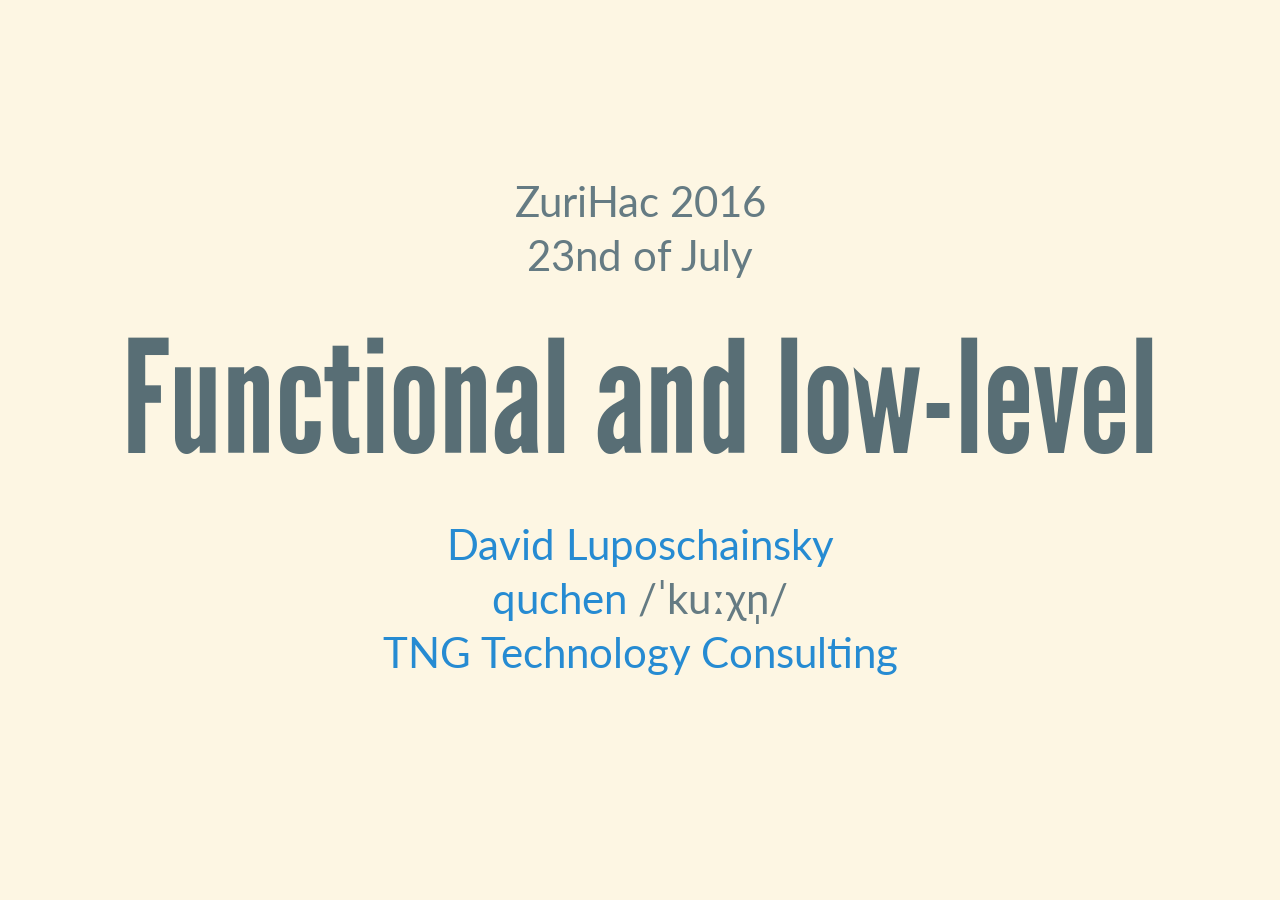
<file: 2016-07-23_zurihac_stg/slides/index.html>
<!doctype html>
<html>
    <head>
        <meta charset="utf-8">
        <meta name="viewport" content="width=device-width, initial-scale=1.0, maximum-scale=1.0, user-scalable=no">

        <title>Functional and low-level: a tour through the STG</title>

        <link rel="stylesheet" href="css/reveal.css">
        <link rel="stylesheet" href="css/theme/solarized.css">

        <!-- Theme used for syntax highlighting of code -->
        <link rel="stylesheet" href="lib/css/zenburn.css">

        <!-- Printing and PDF exports -->
        <script>
            var link = document.createElement( 'link' );
            link.rel = 'stylesheet';
            link.type = 'text/css';
            link.href = window.location.search.match( /print-pdf/gi ) ? 'css/print/pdf.css' : 'css/print/paper.css';
            document.getElementsByTagName( 'head' )[0].appendChild( link );
        </script>
    </head>
    <body>
        <div class="reveal">
            <div class="slides">





<!-- Titel-Slide -->
<section>
    <p>
        ZuriHac 2016</br>
        23nd of July
    </p>
    <h1>Functional and low-level</h1>
    <p>
        <a href="mailto:david.luposchainsky@tngtech.com">David Luposchainsky</a><br/>
        <a href="https://github.com/quchen/">quchen</a> /ˈkuːχn̩/<br/>
        <a href="http://www.tngtech.com">TNG Technology Consulting</a>
    </p>
</section>


<section>
    <section>
        <h2>What happens?</h2>
        <pre><code class="haskell" data-trim>
main = print (x+y)
x = 1
y = 2
a + b = … -- built-in
        </code></pre>
        <pre><code class="css" data-trim>
λ. ghc example.hs
[1 of 1] Compiling Main   ( example.hs, example.o )
Linking example ...
        </code></pre>
    </section>

    <section>

        <img src="img/ghc-pipeline.png" class="stretch" style="padding: 10px; background-color: white;"/>

    </section>


    <section>
        <pre><code class="haskell" data-trim>
main = print (x+y)
x = 1
y = 2
a + b = … -- built-in
        </code></pre>

        … translates to …

        <pre><code class="haskell" data-trim>
main = \ => add x y

x = \ -> Int# 1#
y = \ -> Int# 2#

add = \x y -> case x of
    Int# x' -> case y of
        Int# y' -> case +# x' y' of
            v -> Int# v
        </code></pre>
    </section>


    <section>
        <h3>Haskell</h3>
        <pre><code class="haskell" data-trim>
repeat x = let xs = x : xs
           in xs
        </code></pre>

        <h3>STG</h3>

        <pre><code class="haskell" data-trim>
repeat = \x ->
    letrec xs = \(x xs) -> Cons x xs
    in xs
        </code></pre>
    </section>


    <section>
        <h3>Haskell</h3>
        <pre><code class="haskell" data-trim>
map _ [] = []
map f (x:xs) = f x : map f xs
        </code></pre>

        <h3>STG</h3>

        <pre><code class="haskell" data-trim>
map = \f list -> case list of
    Nil       -> Nil
    Cons x xs -> let fx  = \(f x)  => f x
                     fxs = \(f xs) => map f xs
                 in Cons fx fxs
        </code></pre>
    </section>


    <section>
        <h3>Haskell</h3>
        <pre style="overflow: hidden;"><code class="haskell" data-trim>
sort [] = []
sort (pivot:xs) =
    let (lesser, greater) = partition (&lt;= pivot) xs
    in sort lesser ++ [pivot] ++ sort greater
        </code></pre>

        <h3>STG</h3>

        <pre><code class="haskell" data-trim>
sort = \xs -> case xs of
    Nil -> Nil
    Cons pivot xs' ->
        let leqPivot = \(pivot) y -> leq_Int y pivot
        in case partition leqPivot xs' of
            Pair leqPivotXs gtPivotXs ->
                letrec
                    leqPivotSorted = \(leqPivotXs) => sort leqPivotXs
                    gtPivotSorted = \(gtPivotXs) => sort gtPivotXs
                    fromPivotOn = \(pivot gtPivotSorted) -> Cons pivot gtPivotSorted
                in concat2 leqPivotSorted fromPivotOn

partition = \p xs -> case xs of
    Nil -> Pair nil nil
    Cons y ys -> case partition p ys of
        Pair yes no -> case p y of
            True  -> let yes' = \(y yes) -> Cons y yes
                     in Pair yes' no
            False -> let no' = \(y no) -> Cons y no
                     in Pair yes no'

concat2 = \xs ys -> case xs of
    Nil -> ys
    Cons x xs' ->
        let rest = \(xs' ys) => concat2 xs' ys
        in Cons x rest
        </code></pre>
    </section>
</section>



<section>
    <section>
        <h2>STG language</h2>

        <table style="width: 66%">
            <tr>
                <th>Application</th>
                <td>
                    <pre><code class="haskell" data-trim>map f xs</code></pre>
                </td>
            </tr>
            <tr>
                <th>Evaluation,<br/>branching</th>
                <td>
                    <pre><code class="haskell" data-trim>
case f x of
    Just y  -> …
    Nothing -> …
                    </code></pre>
                </td>
            </tr>
            <tr>
                <th>Definition</th>
                <td>
                    <pre><code class="haskell" data-trim>
let x = …
in f x
                    </code></pre>
                </td>
            </tr>
            <tr>
                <th>Lambda</th>
                <td>
                    <pre><code class="haskell" data-trim>\f x -> f x</code></pre>
                </td>
            </tr>
            <tr>
                <th>Primop</th>
                <td><pre><code class="haskell" data-trim>+# 1# 2#</code></pre></td>
            </tr>
        </table>
    </section>

    <section data-markdown>
        <script type="text/template">
            ## Not STG language

            - **Types**
            - Nested patterns
            - Guards
            - Where
            - Class
            - if-then-else
            - Instance
            - Deriving
            - List comprehensions
            - …
        </script>
    </section>
</section>



<section>
    <section>
        <h1>Live demo</h1>
    </section>

    <section data-markdown>
        <script type="text/template">
            ```haskell
              foldr (+) 0 [1,2,3]

            = 1 + foldr (+) 0 [2,3]

            = 1 + (2 + foldr (+) 0 [3])

            = 1 + (2 + (3 + foldr (+) 0 []))

            = 1 + (2 + (3 + 0))
            ```
        </script>
    </section>

    <section data-markdown>
        <script type="text/template">
            ```haskell
              foldl (+) 0 [1,2,3]

            = foldl (+) (0 + 1) [2,3]

            = foldl (+) ((0 + 1) + 2) [3]

            = foldl (+) (((0 + 1) + 2) + 3) []

            = ((0 + 1) + 2) + 3
            ```
        </script>
    </section>

    <section data-markdown>
        <script type="text/template">
            ```haskell
              foldl' (+) 0 [1,2,3]

            = foldl' (+) 1 [2,3]

            = foldl' (+) 3 [3]

            = foldl' (+) 6 []

            = 6
            ```
        </script>
    </section>
</section>


<section>
    <!--
    <section data-markdown>
        <script type="text/template">
        ## Help!

        If you know about

        - IO
        - Optimizations

        come talk to me :-)
        </script>
    </section>
    -->




    <section data-markdown>
        <script type="text/template">
            # No further slides apply

            Try it! <a href="http://hackage.haskell.org/package/stgi">hackage://<strong>stgi</strong></a></br>
            Contribute! <a href="https://github.com/quchen/stgi/">github://quchen/<strong>stgi</strong>/</a>
        </script>
    </section>
</section>















            </div>
        </div>

        <script src="lib/js/head.min.js"></script>
        <script src="js/reveal.js"></script>

        <script>
            // More info https://github.com/hakimel/reveal.js#configuration
            Reveal.initialize({
                history: true,

                transition: 'slide',
                transitionSpeed: 'fast',
                controls: false,
                progress: false,

                // More info https://github.com/hakimel/reveal.js#dependencies
                dependencies: [
                    { src: 'plugin/markdown/marked.js' },
                    { src: 'plugin/markdown/markdown.js' },
                    { src: 'plugin/notes/notes.js', async: true },
                    { src: 'plugin/highlight/highlight.js', async: true, callback: function() { hljs.initHighlightingOnLoad(); } }
                ]
            });
        </script>
    </body>
</html>
</file>
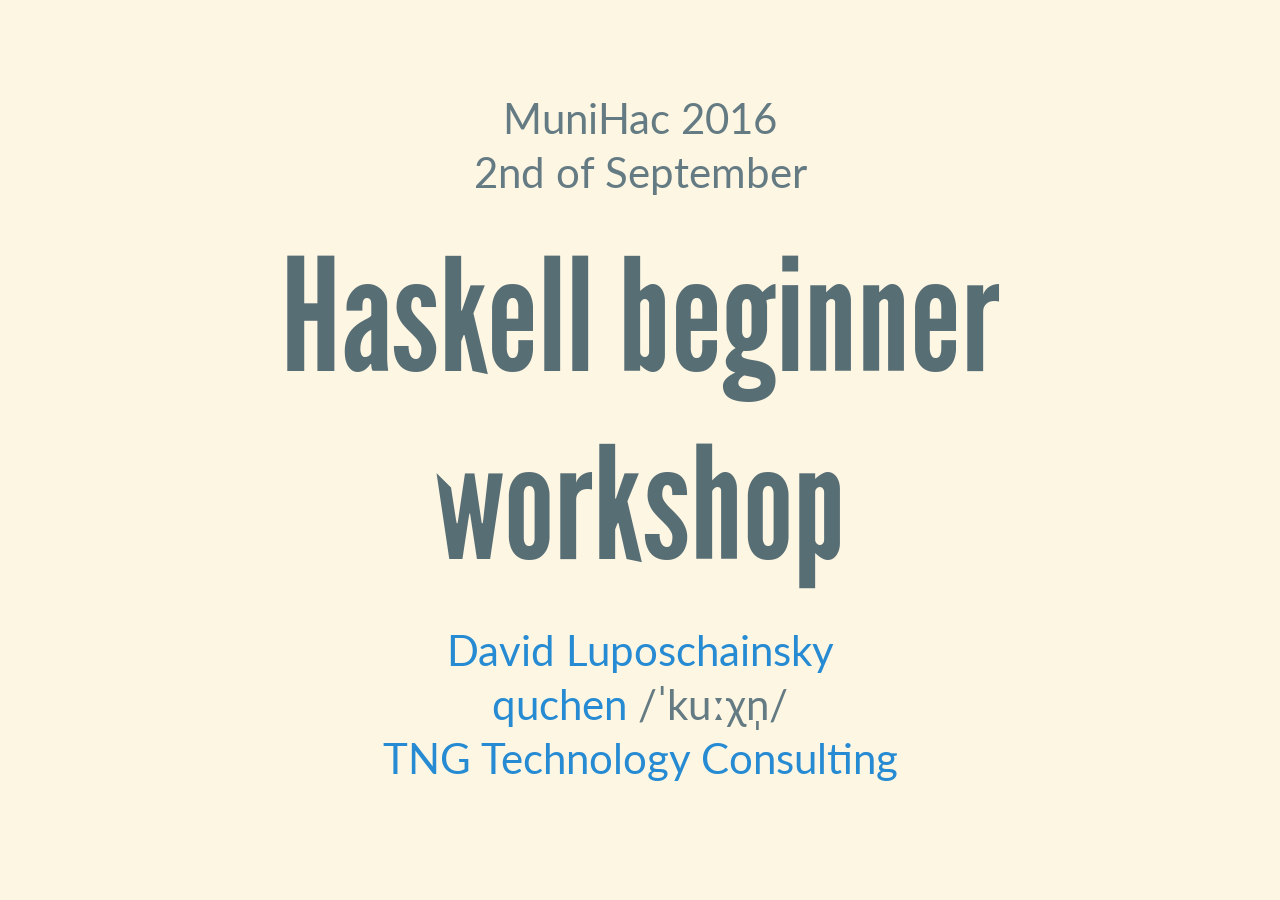
<file: 2016-09-02_munihac-beginner-workshop/slides/index.html>
<!doctype html>
<html>
    <head>
        <meta charset="utf-8">
        <meta name="viewport" content="width=device-width, initial-scale=1.0, maximum-scale=1.0, user-scalable=no">

        <title>Haskell beginner workshop</title>

        <link rel="stylesheet" href="css/reveal.css">
        <link rel="stylesheet" href="css/theme/solarized.css">

        <!-- Theme used for syntax highlighting of code -->
        <link rel="stylesheet" href="lib/css/zenburn.css">

        <!-- Printing and PDF exports -->
        <script>
            var link = document.createElement( 'link' );
            link.rel = 'stylesheet';
            link.type = 'text/css';
            link.href = window.location.search.match( /print-pdf/gi ) ? 'css/print/pdf.css' : 'css/print/paper.css';
            document.getElementsByTagName( 'head' )[0].appendChild( link );
        </script>
    </head>
    <body>
        <div class="reveal">
            <div class="slides">





<!-- Titel-Slide -->
<section>
    <p>
        MuniHac 2016</br>
        2nd of September
    </p>
    <h1>Haskell beginner workshop</h1>
    <p>
        <a href="mailto:david.luposchainsky@tngtech.com">David Luposchainsky</a><br/>
        <a href="https://github.com/quchen/">quchen</a> /ˈkuːχn̩/<br/>
        <a href="http://www.tngtech.com">TNG Technology Consulting</a>
    </p>
</section>

<section>
    <section data-markdown><script type="text/template">
# Agenda

1. Mile-high overview
2. Basic language intro
3. Simple example programs
    </script></section>
</section>

<section>
    <section data-markdown><script type="text/template">
## Mile-high overview

- General purpose
- High level
- Purely functional
- Lazy
- Strong static type system
- Type inference
    </script></section>

    <section data-markdown><script type="text/template">
### General purpose

Jafet says: *Haskell is an abstract research language used only in
academia, education, banking, stock trading, circuit design, embedded
systems, cryptography, operating systems research, bioinformatics, phone
apps, and web services.*
    </script></section>

    <section data-markdown><script type="text/template">
### High level

- No manual memory management
- Compiler decides execution order
- High abstraction capabilities
    </script></section>

    <section data-markdown><script type="text/template">
### Purely functional

- No implicit side effects
- Avoidance of mutable state
- Functions define control flow
- Referential transparency
    </script></section>

    <section data-markdown><script type="text/template">
### Lazy (evaluation by need)

**Advantage:** unnecessary computations skipped

**Disadvantage:** unnecessarily unevaluated computations stored
    </script></section>
</section>

<section>
    <section data-markdown><script type="text/template">
# Language introduction
    </script></section>

    <section data-markdown><script type="text/template">
## Hello World

![](img/newline.jpg)
    </script></section>

    <section>
        <h2>Hello World</h2>

        <pre><code class="haskell" data-trim>
main = putStrLn "Hello world"
        </code></pre>

        <pre class="fragment"><code class="bash" data-trim>
$ ghc helloworld.hs
[1 of 1] Compiling Main   ( helloworld.hs, helloworld.o )
Linking helloworld …
        </code></pre>

        <pre class="fragment"><code class="bash" data-trim>
$ ./helloworld
Hello world
        </code></pre>
    </section>

    <section data-markdown><script type="text/template">
## Simple expressions

```haskell
λ. 1+2

λ. "hello" ++ " world!"

λ. length 12345

λ. length "12345"

λ. 1 + "2"       -- inline comment

λ. (1 + 2) * 3   {- multiline comment -}
```
    </script></section>

    <section data-markdown><script type="text/template">
## Simple definitions

```haskell
one = 1

-- Functions
once   x = x
square x = x * x
cube   x = x * square x

myNot p = if p then False else True

doubleIfSmall x =
    if myNot (x > 100)
        then x * 2
        else x
```
    </script></section>

    <section data-markdown><script type="text/template">
    ```haskell
    λ. :l test.hs

    λ. doubleIfSmall 3
    6

    λ. doubleIfSmall 300
    300
    ```
    </script></section>

    <section data-markdown><script type="text/template">
## Lists

```haskell
λ. let primes = [2,3,5,7,11,13]

λ. primes

λ. ['h','e','l','l','o']

λ. "hello" ++ "world"

λ. 'h' : "ello"

λ. "h" : "ello"

λ. 1 : "ello"
```
    </script></section>

    <section data-markdown><script type="text/template">
## Some list functions

```haskell
λ. [1..10]

λ. [1..10] !! 3

λ. [1..]

λ. [1..] !! 3

λ. drop 3 [1..]

λ. [1..] > [2..]

λ. sum [1..]

λ. elem 42 [1..]
```
    </script></section>

    <section>
        <h2>Pattern matching lists</h2>

        <pre><code class="haskell" data-trim>
isEmpty []       = True
isEmpty (x:rest) = False
        </code></pre>

        <pre class="fragment"><code class="haskell" data-trim>
swapTop (x:y:rest) = y:x:rest
swapTop rest       = rest
        </code></pre>

        <pre class="fragment"><code class="haskell" data-trim>
elem x []     = False
elem x (y:ys) = x == y || elem x ys
        </code></pre>
    </section>

    <section>
        <h2>Exercise</h2>

        Implement the <em>take</em> function.

        <pre><code class="haskell" data-trim>
-- take 3 [1..]  ==>  [1,2,3]

take n [] = ...
take ...
        </code></pre>

        <pre class="fragment"><code class="haskell" data-trim>
take 0 xs = []
take n [] = []
take n (x:xs) = x : take (n-1) xs
        </code></pre>
    </script></section>

    <section data-markdown><script type="text/template">
## Lambdas

```haskell
isPositive = \x -> x > 0

add3 = \x y z -> x + y + z
```

```bash
λ. filter (\x -> mod x 3 == 0) [1..]
```
    </script></section>

    <section>
        <h2>Exercise</h2>

        <blockquote>
        <strong>ProjectEuler #1:</strong> Find the sum of all the multiples of 3 or 5 below 1000.
        </blockquote>

        <pre><code class="haskell" data-trim>
sum [1,2,3] = 6
filter (\x -> even x) [1,2,3] = [2]
True || False = True
        </code></pre>

        <pre class="fragment"><code class="haskell" data-trim>
solution = sum (filter (\x -> mod x 3 == 0 || mod x 5 == 0) [1..999])
        </code></pre>
    </section>
</section>

<section>
    <section data-markdown><script type="text/template">
        # Types
    </script></section>

    <section data-markdown><script type="text/template">
        ## Strong static type system

        - *No* implicit type conversion
        - Types are helpful
        - Type inference makes types unobtrusive
    </script></section>

    <section data-markdown><script type="text/template">
## Checking types in GHCi

```haskell
λ. :t [True, False]
:: [Bool]

λ. :t not
:: Bool -> Bool

λ. :t map
:: (a -> b) -> [a] -> [b]

λ. :t map not -- currying!
:: [Bool] -> [Bool]
```
    </script></section>

    <section>
        <h2>What do types tell us?</h2>

        <pre class="fragment"><code class="haskell" data-trim>
x :: (Integer, Integer) -> (Integer, Integer)
        </code></pre>

        <pre class="fragment"><code class="haskell" data-trim>
y :: (a, a) -> (a, a)
        </code></pre>

        <pre class="fragment"><code class="haskell" data-trim>
z :: (a, b) -> (b, a)
        </code></pre>
    </section>

    <section>
        <h2>What do types tell us?</h2>

        <pre><code class="haskell" data-trim>
x :: (a -> Bool) -> [a] -> Integer
        </code></pre>

        <pre class="fragment"><code class="haskell" data-trim>
y :: [a] -> [b] -> [(a,b)]
        </code></pre>

        <pre class="fragment"><code class="haskell" data-trim>
z :: Integer -> [a] -> [a]
        </code></pre>

        <pre class="fragment"><code class="haskell" data-trim>
w :: (a -> b) -> [a] -> [b]
        </code></pre>
    </section>

    <section>
        <h2>Exercise</h2>

        Implement a function of type

        <pre><code class="haskell" data-trim>
f :: [a] -> (a  -> Bool) -> [a]
        </code></pre>

        <pre class="fragment"><code class="haskell" data-trim>
whileTake [] p = []
whileTake (x:xs) p = if p x then x : whileTake xs p
                            else []
        </code></pre>

        <pre class="fragment"><code class="haskell" data-trim>
whileDrop [] p = []
whileDrop (x:xs) p = if p x then []
                            else x : whileDrop xs p
        </code></pre>

        <pre class="fragment"><code class="haskell" data-trim>
whileDrop xs p = []
        </code></pre>
    </script></section>

    <section data-markdown><script type="text/template">
## Defining new types

```haskell
-- Syntax
data TypeName <args> = ConstructorA <args>
      ^              | ConstructorB <args>
      |              …    ^
      |                   |
-- "type constructor"   "value constructors"
```

```haskell
data YesNo = Yes
           | No

data OptionalInteger = Absent
                     | Some Integer

data ListOfChar = Nil
                | Cons Char (List Char)
```
    </script></section>

    <section data-markdown><script type="text/template">
## Parameterized types

```haskell
data Optional a = Absent | Some a
-- Some "hello" :: Optional String
-- Absent :: Optional a

data List a = Nil | Cons a (List a)
-- Cons 1 (Cons 2 Nil) :: List Integer

data Tuple a b = Tuple a b
-- Tuple 1 'x' :: Tuple Integer Char

data EitherOr a b = A a | B b
-- A "hello" :: EitherOr String b
-- B 1234567 :: EitherOr a      Integer
```
    </script></section>

    <section data-markdown><script type="text/template">
## Standard types

```haskell
data Bool = True | False
data Maybe a = Nothing | Just a
data Either a b = Left a | Right b

-- With a little syntax cheating
data [a] = [] | a : [a]
data (a,b) = (a,b)
```
    </script></section>

    <section data-markdown><script type="text/template">
## Pattern matching, again

```haskell
safeHead []     = Nothing
safeHead (x:xs) = Just x

unEither (Left  l) = l
unEither (Right r) = r

swapTuple (x,y) = (y,x)

fst (x,_) = x
```
    </script></section>

    <section>
        <h2>Compiler support</h2>

        Enable warnings with <code>:set -Wall</code> in GHCi

        <pre class="fragment"><code class="haskell" data-trim>
unLeft (Left l) = l
        </code></pre>

        <pre class="fragment"><code class="haskell" data-trim>
unCrazy (Left ([], Just b, Right _)) = b
unCrazy (Right r) = r
        </code></pre>
    </section>

    <section data-markdown><script type="text/template">
## Basic type classes

Typeclasses unify common behaviour.

```haskell
-- Compare for equality: "a" needs to be Eq
(==) :: Eq a => a -> a -> Bool

-- Compare order: "a" needs to be Ord
(<) :: Ord a => a -> a -> Bool

-- Convert to String: "a" needs to be Show-able
show :: Show a => a -> String
```
    </script></section>

    <section data-markdown><script type="text/template">
## Defining new instances

```haskell
data List a = Nil | Cons a (List a)

instance Eq a => Eq (List a) where
    []     == []      = True
    (x:xs) == (y:ys)  = x == y && xs == ys
    _xs    == _ys     = False
```

Basic type class instances can be auto-generated:

```haskell
data List a = Nil | Cons a (List a)
    deriving Eq
```
    </script></section>

    <section data-markdown><script type="text/template">
## Implementing custom type classes

```haskell
class TrueIsh a where
    isTrue :: a -> Bool
    isTrue = not . isFalse

    isFalse :: a -> Bool
    isFalse = not . isTrue
```

```haskell
instance TrueIsh Bool where
    isTrue x = x

instance TrueIsh (Maybe a) where
    isTrue Nothing  = False
    isTrue _        = True

instance TrueIsh [a] where
    isFalse [] = True
    isFalse _  = False
```
    </script></section>

</section>

<section>
    <section data-markdown><script type="text/template">
        # Exercise

        Let’s write a binary tree library together!
    </script></section>
</section>

<section>
    <section data-markdown><script type="text/template">
        # Example programs
    </script></section>
</section>

<!-- <pre><code class="haskell" data-trim>
main = print (x+y)
x = 1
y = 2
a + b = … - - built-in
</code></pre> -->




            </div>
        </div>

        <script src="lib/js/head.min.js"></script>
        <script src="js/reveal.js"></script>

        <script>
            // More info https://github.com/hakimel/reveal.js#configuration
            Reveal.initialize({
                history: true,

                transition: 'slide',
                transitionSpeed: 'fast',
                controls: false,
                progress: false,

                // More info https://github.com/hakimel/reveal.js#dependencies
                dependencies: [
                    { src: 'plugin/markdown/marked.js' },
                    { src: 'plugin/markdown/markdown.js' },
                    { src: 'plugin/notes/notes.js', async: true },
                    { src: 'plugin/highlight/highlight.js', async: true, callback: function() { hljs.initHighlightingOnLoad(); } }
                ]
            });
        </script>
    </body>
</html>
</file>
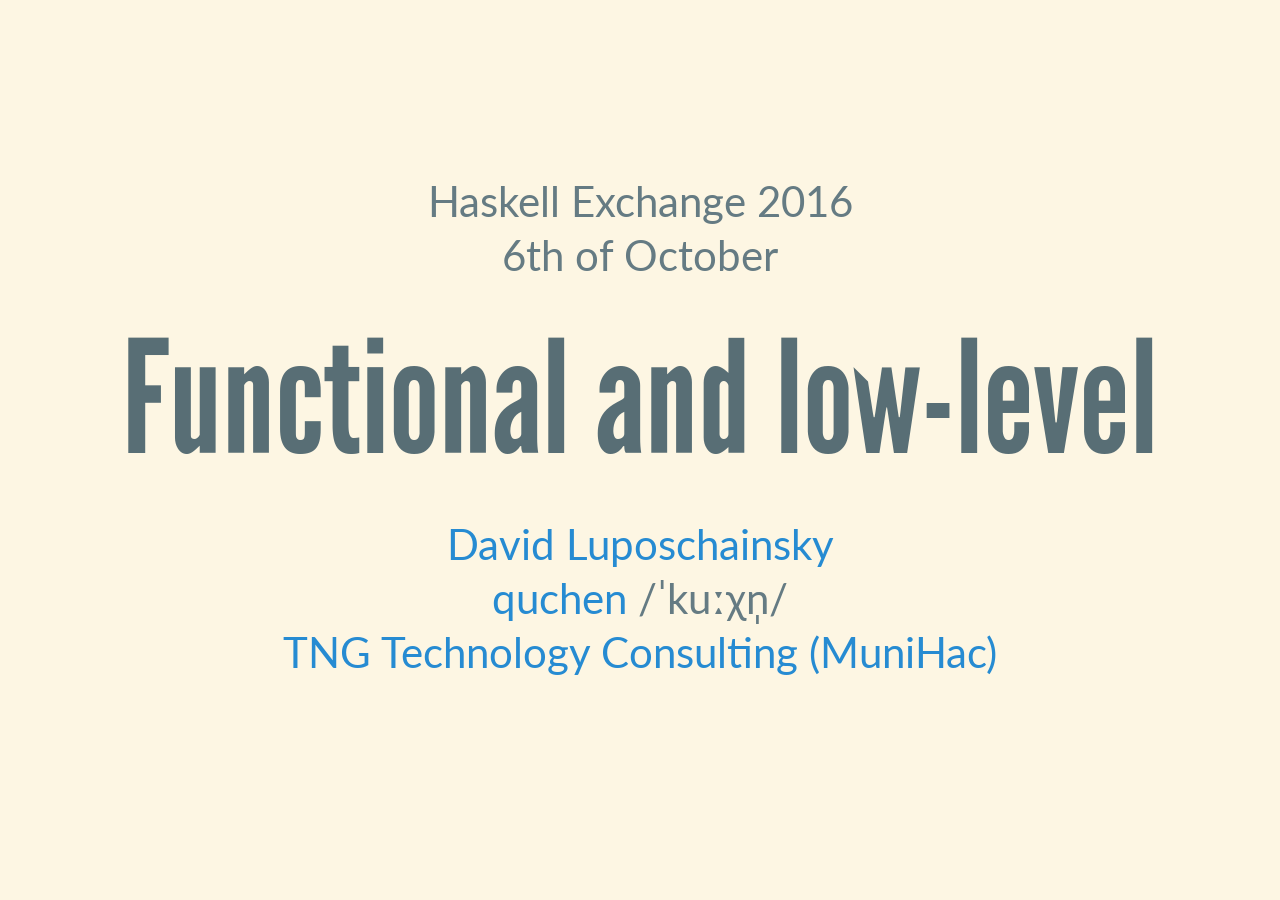
<file: 2016-10-06_haskellexchange_stg/slides/index.html>
<!doctype html>
<html>
    <head>
        <meta charset="utf-8">
        <meta name="viewport" content="width=device-width, initial-scale=1.0, maximum-scale=1.0, user-scalable=no">

        <title>Functional and low-level: a tour through the STG</title>

        <link rel="stylesheet" href="css/reveal.css">
        <link rel="stylesheet" href="css/theme/solarized.css">

        <!-- Theme used for syntax highlighting of code -->
        <link rel="stylesheet" href="lib/css/zenburn.css">

        <!-- Printing and PDF exports -->
        <script>
            var link = document.createElement( 'link' );
            link.rel = 'stylesheet';
            link.type = 'text/css';
            link.href = window.location.search.match( /print-pdf/gi ) ? 'css/print/pdf.css' : 'css/print/paper.css';
            document.getElementsByTagName( 'head' )[0].appendChild( link );
        </script>
    </head>
    <body>
        <div class="reveal">
            <div class="slides">





<!-- Titel-Slide -->
<section>
    <section>
        <p>
            Haskell Exchange 2016</br>
            6th of October
        </p>
        <h1>Functional and low-level</h1>
        <p>
            <a href="mailto:david.luposchainsky@tngtech.com">David Luposchainsky</a><br/>
            <a href="https://github.com/quchen/">quchen</a> /ˈkuːχn̩/<br/>
            <a href="http://www.tngtech.com">TNG Technology Consulting (MuniHac)</a>
        </p>
    </section>

    <section>
        Slides available online:<br/>
        <a href="https://github.com/quchen/talks">https://github.com/<strong>quchen</strong>/<strong>talks</strong></a>
    </section>
</section>


<section>
    <section>
        <h2>What happens?</h2>
        <pre><code class="haskell" data-trim>
main = print (x+y)
x = 1
y = 2
a + b = … -- built-in
        </code></pre>
        <pre><code class="css" data-trim>
λ. ghc example.hs
[1 of 1] Compiling Main   ( example.hs, example.o )
Linking example ...
        </code></pre>
    </section>

    <section data-markdown>
        <script type="text/template">
            ## The GHC compilation pipeline

            ```
╭────────╮    ╭─────────╮    ╭──────╮    ╭─────╮    ╭───────╮
│ Source │ -> │ Haskell │ -> │ Core │ -> │ STG │ -> │ Metal │
╰────────╯    ╰─────────╯    ╰──────╯    ╰─────╯    ╰───────╯
            ```
        </script>
    </section>


    <section>
        <pre><code class="haskell" data-trim>
main = print (x+y)
x = 1
y = 2
a + b = … -- built-in
        </code></pre>

        … translates to …

        <pre><code class="haskell" data-trim>
main = \ => add x y

x = \ -> Int# 1#
y = \ -> Int# 2#

add = \x y -> case x of
    Int# x' -> case y of
        Int# y' -> case +# x' y' of
            v -> Int# v
        </code></pre>
    </section>


    <section>
        <h3>Haskell</h3>
        <pre><code class="haskell" data-trim>
repeat x = let xs = x : xs
           in xs
        </code></pre>

        <h3>STG</h3>

        <pre><code class="haskell" data-trim>
repeat = \x ->
    letrec xs = \(x xs) -> Cons x xs
    in xs
        </code></pre>
    </section>


    <section>
        <h3>Haskell</h3>
        <pre><code class="haskell" data-trim>
map _ [] = []
map f (x:xs) = f x : map f xs
        </code></pre>

        <h3>STG</h3>

        <pre><code class="haskell" data-trim>
map = \f list -> case list of
    Nil       -> Nil
    Cons x xs -> let fx  = \(f x)  => f x
                     fxs = \(f xs) => map f xs
                 in Cons fx fxs
        </code></pre>
    </section>


    <section>
        <h3>Haskell</h3>
        <pre style="overflow: hidden;"><code class="haskell" data-trim>
sort [] = []
sort (pivot:xs) =
    let (lesser, greater) = partition (&lt;= pivot) xs
    in sort lesser ++ [pivot] ++ sort greater
        </code></pre>

        <h3>STG</h3>

        <pre><code class="haskell" data-trim>
sort = \xs -> case xs of
    Nil -> Nil
    Cons pivot xs' ->
        let leqPivot = \(pivot) y -> leq_Int y pivot
        in case partition leqPivot xs' of
            Pair leqPivotXs gtPivotXs ->
                letrec
                    leqPivotSorted = \(leqPivotXs) => sort leqPivotXs
                    gtPivotSorted = \(gtPivotXs) => sort gtPivotXs
                    fromPivotOn = \(pivot gtPivotSorted) -> Cons pivot gtPivotSorted
                in concat2 leqPivotSorted fromPivotOn

partition = \p xs -> case xs of
    Nil -> Pair nil nil
    Cons y ys -> case partition p ys of
        Pair yes no -> case p y of
            True  -> let yes' = \(y yes) -> Cons y yes
                     in Pair yes' no
            False -> let no' = \(y no) -> Cons y no
                     in Pair yes no'

concat2 = \xs ys -> case xs of
    Nil -> ys
    Cons x xs' ->
        let rest = \(xs' ys) => concat2 xs' ys
        in Cons x rest
        </code></pre>
    </section>
</section>



<section>
    <section>
        <h2>STG language</h2>

        <table style="width: 66%">
            <tr>
                <th>Application</th>
                <td>
                    <pre><code class="haskell" data-trim>map f xs</code></pre>
                </td>
            </tr>
            <tr>
                <th>Evaluation,<br/>branching</th>
                <td>
                    <pre><code class="haskell" data-trim>
case f x of
    Just y  -> …
    Nothing -> …
                    </code></pre>
                </td>
            </tr>
            <tr>
                <th>Definition</th>
                <td>
                    <pre><code class="haskell" data-trim>
let x = …
in f x
                    </code></pre>
                </td>
            </tr>
            <tr>
                <th>Lambda</th>
                <td>
                    <pre><code class="haskell" data-trim>\(f) x -> f x</code></pre>
                </td>
            </tr>
            <tr>
                <th>Primop</th>
                <td><pre><code class="haskell" data-trim>+# 1# 2#</code></pre></td>
            </tr>
        </table>
    </section>

    <section data-markdown>
        <script type="text/template">
            ## Not STG language

            - Types
                - Class
                - Instance
                - Deriving
            - Syntax
                - Nested patterns
                - Guards
                - Where
                - if-then-else
                - List comprehensions
        </script>
    </section>
</section>



<section>
    <section>
        <h1>Live demo</h1>
    </section>

    <section data-markdown>
        <script type="text/template">
            ### Haskell
            ```haskell
            main = False `implies` True

            implies p q = not p || q
            ```

            ### STG
            ```haskell
            main = \ =>
                let notP = \ -> not p
                in or2 notP q
            not = \x -> case x of
                True -> False
                False -> True
            or2 = \x y -> case x of
                True -> True
                False -> y
            p = \ -> True
            q = \ -> False

            ```
        </script>
    </section>

    <section data-markdown>
        <script type="text/template">
            ```haskell
              foldr (+) 0 [1,2,3]

            = 1 + foldr (+) 0 [2,3]

            = 1 + (2 + foldr (+) 0 [3])

            = 1 + (2 + (3 + foldr (+) 0 []))

            = 1 + (2 + (3 + 0))
            ```
        </script>
    </section>

    <section data-markdown>
        <script type="text/template">
            ```haskell
              foldl (+) 0 [1,2,3]

            = foldl (+) (0 + 1) [2,3]

            = foldl (+) ((0 + 1) + 2) [3]

            = foldl (+) (((0 + 1) + 2) + 3) []

            = ((0 + 1) + 2) + 3
            ```
        </script>
    </section>

    <section data-markdown>
        <script type="text/template">
            ```haskell
              foldl' (+) 0 [1,2,3]

            = foldl' (+) 1 [2,3]

            = foldl' (+) 3 [3]

            = foldl' (+) 6 []

            = 6
            ```
        </script>
    </section>
</section>


<section>
    <!--
    <section data-markdown>
        <script type="text/template">
        ## Help!

        If you know about

        - IO
        - Optimizations

        come talk to me :-)
        </script>
    </section>
    -->




    <section data-markdown>
        <script type="text/template">
            # No further slides apply

            Try it! <a href="http://hackage.haskell.org/package/stgi">hackage://<strong>stgi</strong></a></br>
            Contribute! <a href="https://github.com/quchen/stgi/">github://quchen/<strong>stgi</strong>/</a>
        </script>
    </section>
</section>















            </div>
        </div>

        <script src="lib/js/head.min.js"></script>
        <script src="js/reveal.js"></script>

        <script>
            // More info https://github.com/hakimel/reveal.js#configuration
            Reveal.initialize({
                history: true,

                transition: 'slide',
                transitionSpeed: 'fast',
                controls: false,
                progress: false,

                // More info https://github.com/hakimel/reveal.js#dependencies
                dependencies: [
                    { src: 'plugin/markdown/marked.js' },
                    { src: 'plugin/markdown/markdown.js' },
                    { src: 'plugin/notes/notes.js', async: true },
                    { src: 'plugin/highlight/highlight.js', async: true, callback: function() { hljs.initHighlightingOnLoad(); } }
                ]
            });
        </script>
    </body>
</html>
</file>
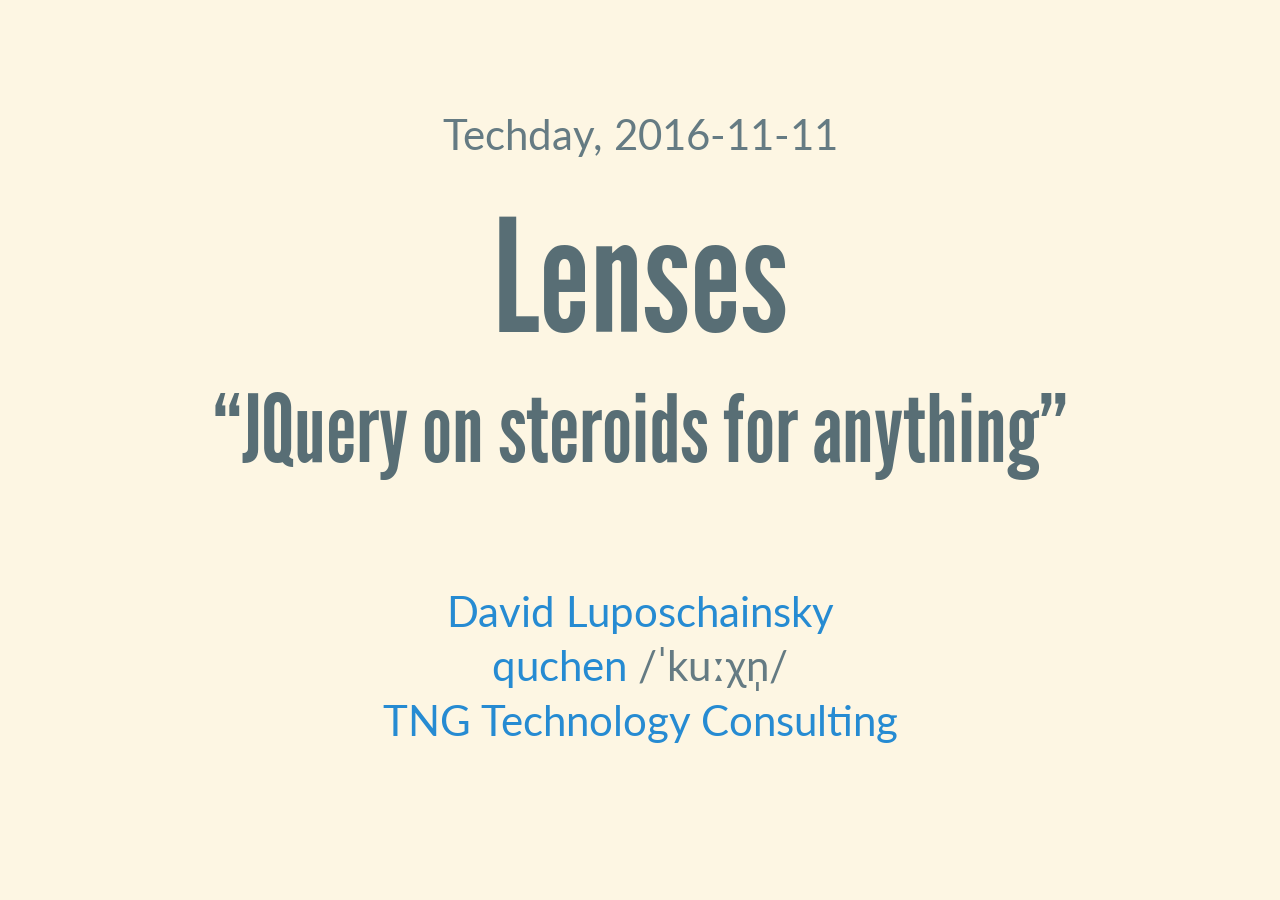
<file: 2016-11-11_lens/slides/index.html>
<!doctype html>
<html>
    <head>
        <meta charset="utf-8">
        <meta name="viewport" content="width=device-width, initial-scale=1.0, maximum-scale=1.0, user-scalable=no">

        <title>Lenses and stuff</title>

        <link rel="stylesheet" href="css/reveal.css">
        <link rel="stylesheet" href="css/theme/solarized.css">

        <!-- Theme used for syntax highlighting of code -->
        <link rel="stylesheet" href="lib/css/zenburn.css">

        <!-- Printing and PDF exports -->
        <script>
            var link = document.createElement( 'link' );
            link.rel = 'stylesheet';
            link.type = 'text/css';
            link.href = window.location.search.match( /print-pdf/gi ) ? 'css/print/pdf.css' : 'css/print/paper.css';
            document.getElementsByTagName( 'head' )[0].appendChild( link );
        </script>
    </head>
    <body>
        <div class="reveal">
            <div class="slides">





<!-- Titel-Slide -->
<section>
    <section>
        <p>
            Techday, 2016-11-11
        </p>
        <h1>Lenses<br/><small>“JQuery on steroids for anything”</small></h1>
        <p>
            <a href="mailto:david.luposchainsky@tngtech.com">David Luposchainsky</a><br/>
            <a href="https://github.com/quchen/">quchen</a> /ˈkuːχn̩/<br/>
            <a href="http://www.tngtech.com">TNG Technology Consulting</a>
        </p>
    </section>

    <section>
        Slides and demo available online:<br/>
        <a href="https://github.com/quchen/talks">https://github.com/<strong>quchen</strong>/<strong>talks</strong></a>
    </section>
</section>


<section>
    <section>
        <h2>What are lenses?</h2>
        <ul>
            <li>first-class getters/setters</li>
            <li>compositional</li>
            <li>very concise</li>
            <li>not without drawbacks</li>
        </ul>
    </section>
</section>
<section>
    <section>
        <h2>Nested updates awkward</h2>
        <pre><code class="haskell" data-trim>
data Atom = Atom { _element :: String
                 , _point   :: Point }

data Point = Point { _x :: Double
                   , _y :: Double }
        </code></pre>
        Let's move an atom to the right.
        <div class="fragment">
        <pre><code class="haskell" data-trim>
pushAtomRight :: Atom -> Atom
pushAtomRight (Atom e (Point x y)) = Atom e (Point (x + 1) y)
        </code></pre>
        <div class="fragment">
        <pre><code class="haskell" data-trim>
pushAtomRight2 a = a { _point = (_point a) { _x = _x (_point a) + 1 }}
        </code></pre>
        </div>
        <div class="fragment">
        ... same with lens:
        <pre><code class="haskell" data-trim>
makeLenses ''Atom
makeLenses ''Point

pushAtomRight' :: Atom -> Atom
pushAtomRight' = over (point . x) (+ 1)
        </code></pre>
        </div>
    </section>
    <section>
        <h2>Lens types</h2>
        <pre><code class="haskell" data-trim>
makeLenses ''Atom
makeLenses ''Point
        </code></pre>
        Generates:
        <pre><code class="haskell" data-trim>
element :: Lens' Atom String
point   :: Lens' Atom Point

x :: Lens' Point Double
y :: Lens' Point Double
        </code></pre>
    </section>
    <section>
        <h2>Lenses compose</h2>
        <pre><code class="haskell" data-trim>
(.) :: (b -> c) -> (a -> b) -> (a -> c)
        </code></pre>
        can be specialized to
        <pre><code class="haskell" data-trim>
(.) :: Lens b c -> Lens a b -> Lens a c
        </code></pre>
    </section>
    <section>
        <h2>Lenses compose</h2>
        <pre><code class="haskell" data-trim>
point :: Lens' Atom Point
x     :: Lens' Point Double

point . x :: Lens' Atom Double
        </code></pre>
    </section>
    <section>
        <h2>Lenses: summary</h2>
        <ul>
            <li>focus on one field of a tuple</li>
            <li>compose like functions</li>
        </ul>


        <pre><code class="haskell" data-trim>
view (_1 . _2) ((True, "Hello"), "World")
==>
"Hello"

over (_1 . _2) length ((True, "Hello"), "World")
==>
((True, 5), "World")
        </code></pre>
    </section>
</section>

<section>
    <section>
    <h2>Traversals</h2>
        <pre><code class="haskell" data-trim>
(over _1 length . over _2 length) ("Hello", "World")
==>
(5, 5)
        </code></pre>
    </section>

    <section>
        <h2>Traversals</h2>
        <p>= “Multi-lenses”: focus on multiple elements</p>

        <pre><code class="haskell" data-trim>
over both
     length
     ("Hello", "World")
==>
(5, 5)
        </code></pre>
        <div class="fragment">
        Traversals also compose.
        <pre><code class="haskell" data-trim>
over (both . _2)
     length
     ((True, "Hello"), (False, "World"))
==>
((True,5), (False,5))
        </code></pre>
        </div>
    </section>
    <section>
        <h2>More examples</h2>
        <div>
        <pre><code class="haskell" data-trim>
over (traverse . both)
     length
     [("Hello", "World"), ("TNG", "Techday")]
==>
[(5,5),(3,7)]
        </code></pre>
        </div>
        <div class="fragment">
        <pre><code class="haskell" data-trim>
toListOf (traverse . both . to (++ "!"))
         [("Hello", "World"), ("TNG", "Techday")]
==>
["Hello!","World!","TNG!","Techday!"]
        </code></pre>
        </div>
    </section>
    <section>
        <h2>Traversals: summary</h2>
        <ul>
            <li>Lenses that can focus on multiple elements</li>
            <li>Compose with traversals and lenses</li>
        </ul>
    </section>
</section>

<section>
    <section>
        <h2>Prisms</h2>
        <p>“What is a lens for the content of a Just?”</p>
        </section>
        <section>
        <h2>Prisms</h2>
         <pre><code class="haskell" data-trim>
over _Just (2^) (Just 8) ==> Just 256
over _Just (2^) Nothing  ==> Nothing
         </code></pre>
         “Touch matching values, ignore others”
    </section>
    <section>
        <h2>Prisms compose <small>(surprise!)</small></h2>
         <pre><code class="haskell" data-trim>
over (traverse . _Right)
     (2^)
     [Left "Hello", Right 4, Right 8, Left "World"]
==>
[Left "Hello", Right 16, Right 256, Left "World"]
         </code></pre>
         <pre class="fragment"><code class="haskell" data-trim>
over (traverse . _Left . _head)
     toLower
     [Left "Hello", Right 4, Right 8, Left "World"]
==>
[Left "hello", Right 4, Right 8, Left "world"]
         </code></pre>
    </section>
    <section>
        <h2>Prisms are invertible</h2>
         <pre><code class="haskell" data-trim>
view (_Left . _Just) (Left (Just 3))
==>
3

review (_Left . _Just) 3
==>
Left (Just 3)
         </code></pre>
    </section>
    <section>
        <h2>Prisms: summary</h2>
        <ul>
            <li>Prisms are for sums (“enums”) what<br/>lenses are for products (“tuples”)</li>
            <li>Compose with traversals and lenses</li>
            <li>Can be inverted</li>
        </ul>
    </section>
</section>
<section>
    <h2>Live demo: JSON + lenses</h2>
</section>
<section>
    <section>
        <h2>Drawbacks</h2>
        <ul>
            <li class="fragment">Operator soup: ^@.. &nbsp; <<>~ &nbsp; <+=</li>
            <li class="fragment">Name soup: maximumByOf, itraverseOf_, _2'</li>
            <li class="fragment">Horrendous type errors</li>
        </ul>
    </section>
    <section>
        <h2>My personal advice</h2>
        <ul>
            <li class="fragment">Stick to simple lenses, traversals and prisms</li>
            <li class="fragment">Give names to optical compositions</li>
            <li class="fragment">Lens has good nomenclature! Gone is the soup.</li>
        </ul>
    </section>
    <section>
         <pre><code class="haskell" data-trim>
"00:00:00" &amp; upon (tail.tail).partsOf (filtered (== '0')) .~ "1234"
         </code></pre>
         <pre class="fragment"><code class="haskell" data-trim>
"00:12:34"
         </code></pre>
    </section>
</section>








            </div>
        </div>

        <script src="lib/js/head.min.js"></script>
        <script src="js/reveal.js"></script>

        <script>
            // More info https://github.com/hakimel/reveal.js#configuration
            Reveal.initialize({
                history: true,

                transition: 'slide',
                transitionSpeed: 'fast',
                controls: false,
                progress: false,

                // More info https://github.com/hakimel/reveal.js#dependencies
                dependencies: [
                    { src: 'plugin/markdown/marked.js' },
                    { src: 'plugin/markdown/markdown.js' },
                    { src: 'plugin/notes/notes.js', async: true },
                    { src: 'plugin/highlight/highlight.js', async: true, callback: function() { hljs.initHighlightingOnLoad(); } }
                ]
            });
        </script>
    </body>
</html>
</file>
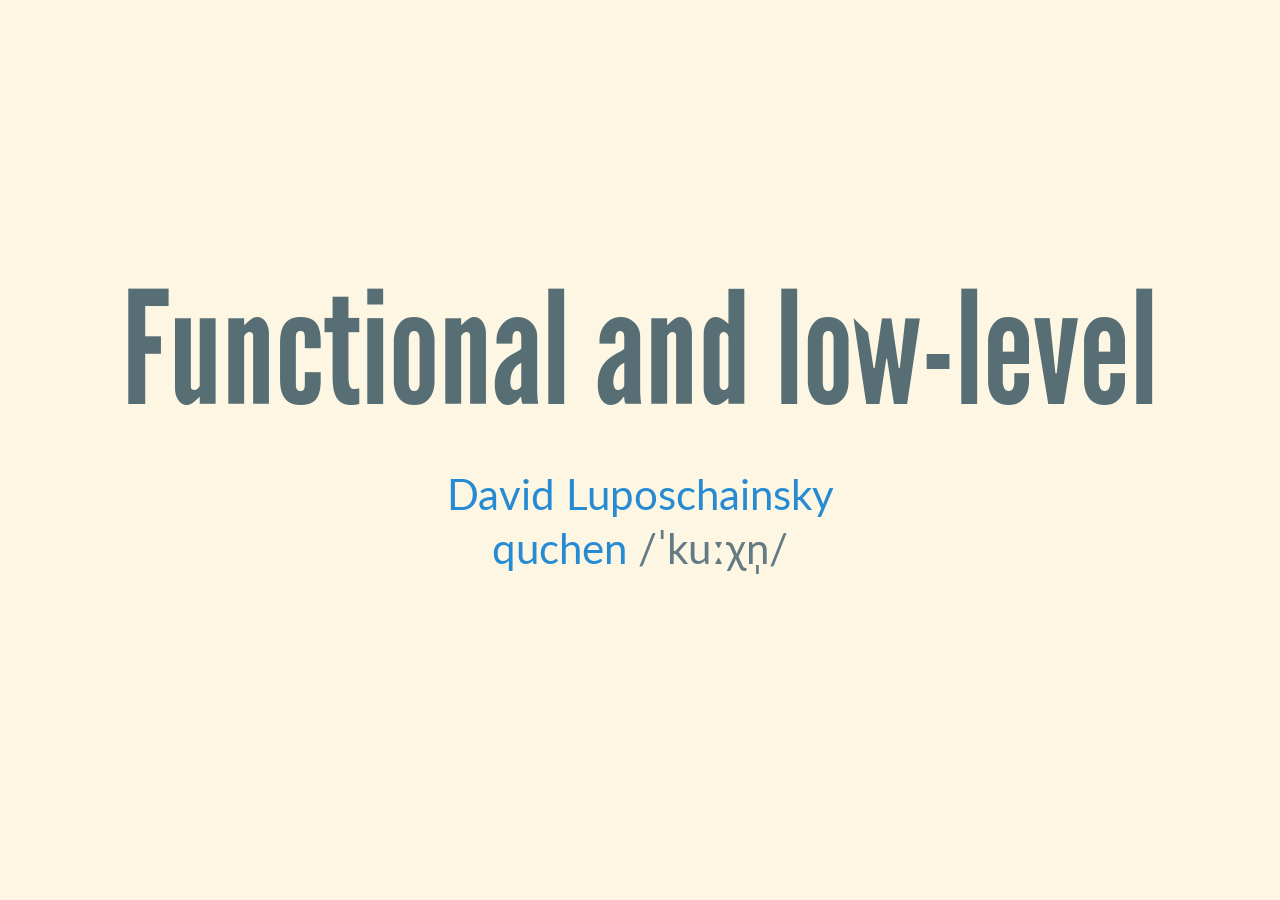
<file: 2021-05-21_techday_stg/slides/index.html>
<!doctype html>
<html>
    <head>
        <meta charset="utf-8">
        <meta name="viewport" content="width=device-width, initial-scale=1.0, maximum-scale=1.0, user-scalable=no">

        <title>Functional and low-level: a tour through the STG</title>

        <link rel="stylesheet" href="css/reveal.css">
        <link rel="stylesheet" href="css/theme/solarized.css">

        <!-- Theme used for syntax highlighting of code -->
        <link rel="stylesheet" href="lib/css/zenburn.css">

        <!-- Printing and PDF exports -->
        <script>
            var link = document.createElement( 'link' );
            link.rel = 'stylesheet';
            link.type = 'text/css';
            link.href = window.location.search.match( /print-pdf/gi ) ? 'css/print/pdf.css' : 'css/print/paper.css';
            document.getElementsByTagName( 'head' )[0].appendChild( link );
        </script>
    </head>
    <body>
        <div class="reveal">
            <div class="slides">





<!-- Titel-Slide -->
<section>
    <section>
        <h1>Functional and low-level</h1>
        <p>
            <a href="mailto:david.luposchainsky@tngtech.com">David Luposchainsky</a><br/>
            <a href="https://github.com/quchen/">quchen</a> /ˈkuːχn̩/<br/>
        </p>
    </section>

    <section>
        Slides available online:<br/>
        <a href="https://github.com/quchen/talks">https://github.com/<strong>quchen</strong>/<strong>talks</strong></a>
    </section>
</section>


<section>
    <section>
        <h2>What happens?</h2>
        <pre><code class="haskell" data-trim>
main = print (x+y)
x = 1
y = 2
a + b = … -- built-in
        </code></pre>
        <pre><code class="css" data-trim>
λ. ghc example.hs
[1 of 1] Compiling Main   ( example.hs, example.o )
Linking example ...
        </code></pre>
    </section>

    <section data-markdown>
        <script type="text/template">
            ## The GHC compilation pipeline

            ```
╭────────╮    ╭─────────╮    ╭──────╮    ╭─────╮    ╭───────╮
│ Source │ -> │ Haskell │ -> │ Core │ -> │ STG │ -> │ Metal │
╰────────╯    ╰─────────╯    ╰──────╯    ╰─────╯    ╰───────╯
            ```
        </script>
    </section>


    <section>
        <pre><code class="haskell" data-trim>
main = print (x+y)
x = 1
y = 2
a + b = … -- built-in
        </code></pre>

        … translates to …

        <pre><code class="haskell" data-trim>
main = \ => add x y

x = \ -> Int# 1#
y = \ -> Int# 2#

add = \x y -> case x of
    Int# x' -> case y of
        Int# y' -> case +# x' y' of
            v -> Int# v
        </code></pre>
    </section>


    <section>
        <h3>Haskell</h3>
        <pre><code class="haskell" data-trim>
repeat x = let xs = x : xs
           in xs
        </code></pre>

        <h3>STG</h3>

        <pre><code class="haskell" data-trim>
repeat = \x ->
    letrec xs = \(x xs) -> Cons x xs
    in xs
        </code></pre>
    </section>


    <section>
        <h3>Haskell</h3>
        <pre><code class="haskell" data-trim>
map _ [] = []
map f (x:xs) = f x : map f xs
        </code></pre>

        <h3>STG</h3>

        <pre><code class="haskell" data-trim>
map = \f list -> case list of
    Nil       -> Nil
    Cons x xs -> let fx  = \(f x)  => f x
                     fxs = \(f xs) => map f xs
                 in Cons fx fxs
        </code></pre>
    </section>


    <section>
        <h3>Haskell</h3>
        <pre style="overflow: hidden;"><code class="haskell" data-trim>
sort [] = []
sort (pivot:xs) =
    let (lesser, greater) = partition (&lt;= pivot) xs
    in sort lesser ++ [pivot] ++ sort greater
        </code></pre>

        <h3>STG</h3>

        <pre><code class="haskell" data-trim>
sort = \xs -> case xs of
    Nil -> Nil
    Cons pivot xs' ->
        let leqPivot = \(pivot) y -> leq_Int y pivot
        in case partition leqPivot xs' of
            Pair leqPivotXs gtPivotXs ->
                letrec
                    leqPivotSorted = \(leqPivotXs) => sort leqPivotXs
                    gtPivotSorted = \(gtPivotXs) => sort gtPivotXs
                    fromPivotOn = \(pivot gtPivotSorted) -> Cons pivot gtPivotSorted
                in concat2 leqPivotSorted fromPivotOn

partition = \p xs -> case xs of
    Nil -> Pair nil nil
    Cons y ys -> case partition p ys of
        Pair yes no -> case p y of
            True  -> let yes' = \(y yes) -> Cons y yes
                     in Pair yes' no
            False -> let no' = \(y no) -> Cons y no
                     in Pair yes no'

concat2 = \xs ys -> case xs of
    Nil -> ys
    Cons x xs' ->
        let rest = \(xs' ys) => concat2 xs' ys
        in Cons x rest
        </code></pre>
    </section>
</section>



<section>
    <section>
        <h2>STG language</h2>

        <table style="width: 66%">
            <tr>
                <th>Application</th>
                <td>
                    <pre><code class="haskell" data-trim>map f xs</code></pre>
                </td>
            </tr>
            <tr>
                <th>Evaluation,<br/>branching</th>
                <td>
                    <pre><code class="haskell" data-trim>
case f x of
    Just y  -> …
    Nothing -> …
                    </code></pre>
                </td>
            </tr>
            <tr>
                <th>Definition</th>
                <td>
                    <pre><code class="haskell" data-trim>
let x = …
in f x
                    </code></pre>
                </td>
            </tr>
            <tr>
                <th>Lambda</th>
                <td>
                    <pre><code class="haskell" data-trim>\(f) x -> f x</code></pre>
                </td>
            </tr>
            <tr>
                <th>Primop</th>
                <td><pre><code class="haskell" data-trim>+# 1# 2#</code></pre></td>
            </tr>
        </table>
    </section>

    <section data-markdown>
        <script type="text/template">
            ## Not STG language

            - Types
                - Class
                - Instance
                - Deriving
            - Syntax
                - Nested patterns
                - Guards
                - Where
                - if-then-else
                - List comprehensions
        </script>
    </section>
</section>



<section>
    <section>
        <h1>Live demo</h1>
    </section>

    <section data-markdown>
        <script type="text/template">
            ### Haskell
            ```haskell
            main = False `implies` True

            implies p q = not p || q
            ```

            ### STG
            ```haskell
            main = \ =>
                let notP = \ -> not p
                in or2 notP q
            not = \x -> case x of
                True -> False
                False -> True
            or2 = \x y -> case x of
                True -> True
                False -> y
            p = \ -> True
            q = \ -> False

            ```
        </script>
    </section>

    <section data-markdown>
        <script type="text/template">
            ```haskell
              foldr (+) 0 [1,2,3]

            = 1 + foldr (+) 0 [2,3]

            = 1 + (2 + foldr (+) 0 [3])

            = 1 + (2 + (3 + foldr (+) 0 []))

            = 1 + (2 + (3 + 0))
            ```
        </script>
    </section>

    <section data-markdown>
        <script type="text/template">
            ```haskell
              foldl (+) 0 [1,2,3]

            = foldl (+) (0 + 1) [2,3]

            = foldl (+) ((0 + 1) + 2) [3]

            = foldl (+) (((0 + 1) + 2) + 3) []

            = ((0 + 1) + 2) + 3
            ```
        </script>
    </section>

    <section data-markdown>
        <script type="text/template">
            ```haskell
              foldl' (+) 0 [1,2,3]

            = foldl' (+) 1 [2,3]

            = foldl' (+) 3 [3]

            = foldl' (+) 6 []

            = 6
            ```
        </script>
    </section>
</section>


<section>
    <!--
    <section data-markdown>
        <script type="text/template">
        ## Help!

        If you know about

        - IO
        - Optimizations

        come talk to me :-)
        </script>
    </section>
    -->




    <section data-markdown>
        <script type="text/template">
            # No further slides apply

            Try it! <a href="http://hackage.haskell.org/package/stgi">hackage://<strong>stgi</strong></a></br>
            Contribute! <a href="https://github.com/quchen/stgi/">github://quchen/<strong>stgi</strong>/</a>
        </script>
    </section>
</section>















            </div>
        </div>

        <script src="lib/js/head.min.js"></script>
        <script src="js/reveal.js"></script>

        <script>
            // More info https://github.com/hakimel/reveal.js#configuration
            Reveal.initialize({
                history: true,

                transition: 'slide',
                transitionSpeed: 'fast',
                controls: false,
                progress: false,

                // More info https://github.com/hakimel/reveal.js#dependencies
                dependencies: [
                    { src: 'plugin/markdown/marked.js' },
                    { src: 'plugin/markdown/markdown.js' },
                    { src: 'plugin/notes/notes.js', async: true },
                    { src: 'plugin/highlight/highlight.js', async: true, callback: function() { hljs.initHighlightingOnLoad(); } }
                ]
            });
        </script>
    </body>
</html>
</file>
<file: 2016-07-23_zurihac_stg/slides/css/reveal.css>
/*!
 * reveal.js
 * http://lab.hakim.se/reveal-js
 * MIT licensed
 *
 * Copyright (C) 2016 Hakim El Hattab, http://hakim.se
 */
/*********************************************
 * RESET STYLES
 *********************************************/
html, body, .reveal div, .reveal span, .reveal applet, .reveal object, .reveal iframe,
.reveal h1, .reveal h2, .reveal h3, .reveal h4, .reveal h5, .reveal h6, .reveal p, .reveal blockquote, .reveal pre,
.reveal a, .reveal abbr, .reveal acronym, .reveal address, .reveal big, .reveal cite, .reveal code,
.reveal del, .reveal dfn, .reveal em, .reveal img, .reveal ins, .reveal kbd, .reveal q, .reveal s, .reveal samp,
.reveal small, .reveal strike, .reveal strong, .reveal sub, .reveal sup, .reveal tt, .reveal var,
.reveal b, .reveal u, .reveal center,
.reveal dl, .reveal dt, .reveal dd, .reveal ol, .reveal ul, .reveal li,
.reveal fieldset, .reveal form, .reveal label, .reveal legend,
.reveal table, .reveal caption, .reveal tbody, .reveal tfoot, .reveal thead, .reveal tr, .reveal th, .reveal td,
.reveal article, .reveal aside, .reveal canvas, .reveal details, .reveal embed,
.reveal figure, .reveal figcaption, .reveal footer, .reveal header, .reveal hgroup,
.reveal menu, .reveal nav, .reveal output, .reveal ruby, .reveal section, .reveal summary,
.reveal time, .reveal mark, .reveal audio, .reveal video {
  margin: 0;
  padding: 0;
  border: 0;
  font-size: 100%;
  font: inherit;
  vertical-align: baseline; }

.reveal article, .reveal aside, .reveal details, .reveal figcaption, .reveal figure,
.reveal footer, .reveal header, .reveal hgroup, .reveal menu, .reveal nav, .reveal section {
  display: block; }

/*********************************************
 * GLOBAL STYLES
 *********************************************/
html,
body {
  width: 100%;
  height: 100%;
  overflow: hidden; }

body {
  position: relative;
  line-height: 1;
  background-color: #fff;
  color: #000; }

/*********************************************
 * VIEW FRAGMENTS
 *********************************************/
.reveal .slides section .fragment {
  opacity: 0;
  visibility: hidden;
  -webkit-transition: all .2s ease;
          transition: all .2s ease; }
  .reveal .slides section .fragment.visible {
    opacity: 1;
    visibility: visible; }

.reveal .slides section .fragment.grow {
  opacity: 1;
  visibility: visible; }
  .reveal .slides section .fragment.grow.visible {
    -webkit-transform: scale(1.3);
            transform: scale(1.3); }

.reveal .slides section .fragment.shrink {
  opacity: 1;
  visibility: visible; }
  .reveal .slides section .fragment.shrink.visible {
    -webkit-transform: scale(0.7);
            transform: scale(0.7); }

.reveal .slides section .fragment.zoom-in {
  -webkit-transform: scale(0.1);
          transform: scale(0.1); }
  .reveal .slides section .fragment.zoom-in.visible {
    -webkit-transform: none;
            transform: none; }

.reveal .slides section .fragment.fade-out {
  opacity: 1;
  visibility: visible; }
  .reveal .slides section .fragment.fade-out.visible {
    opacity: 0;
    visibility: hidden; }

.reveal .slides section .fragment.semi-fade-out {
  opacity: 1;
  visibility: visible; }
  .reveal .slides section .fragment.semi-fade-out.visible {
    opacity: 0.5;
    visibility: visible; }

.reveal .slides section .fragment.strike {
  opacity: 1;
  visibility: visible; }
  .reveal .slides section .fragment.strike.visible {
    text-decoration: line-through; }

.reveal .slides section .fragment.fade-up {
  -webkit-transform: translate(0, 20%);
          transform: translate(0, 20%); }
  .reveal .slides section .fragment.fade-up.visible {
    -webkit-transform: translate(0, 0);
            transform: translate(0, 0); }

.reveal .slides section .fragment.fade-down {
  -webkit-transform: translate(0, -20%);
          transform: translate(0, -20%); }
  .reveal .slides section .fragment.fade-down.visible {
    -webkit-transform: translate(0, 0);
            transform: translate(0, 0); }

.reveal .slides section .fragment.fade-right {
  -webkit-transform: translate(-20%, 0);
          transform: translate(-20%, 0); }
  .reveal .slides section .fragment.fade-right.visible {
    -webkit-transform: translate(0, 0);
            transform: translate(0, 0); }

.reveal .slides section .fragment.fade-left {
  -webkit-transform: translate(20%, 0);
          transform: translate(20%, 0); }
  .reveal .slides section .fragment.fade-left.visible {
    -webkit-transform: translate(0, 0);
            transform: translate(0, 0); }

.reveal .slides section .fragment.current-visible {
  opacity: 0;
  visibility: hidden; }
  .reveal .slides section .fragment.current-visible.current-fragment {
    opacity: 1;
    visibility: visible; }

.reveal .slides section .fragment.highlight-red,
.reveal .slides section .fragment.highlight-current-red,
.reveal .slides section .fragment.highlight-green,
.reveal .slides section .fragment.highlight-current-green,
.reveal .slides section .fragment.highlight-blue,
.reveal .slides section .fragment.highlight-current-blue {
  opacity: 1;
  visibility: visible; }

.reveal .slides section .fragment.highlight-red.visible {
  color: #ff2c2d; }

.reveal .slides section .fragment.highlight-green.visible {
  color: #17ff2e; }

.reveal .slides section .fragment.highlight-blue.visible {
  color: #1b91ff; }

.reveal .slides section .fragment.highlight-current-red.current-fragment {
  color: #ff2c2d; }

.reveal .slides section .fragment.highlight-current-green.current-fragment {
  color: #17ff2e; }

.reveal .slides section .fragment.highlight-current-blue.current-fragment {
  color: #1b91ff; }

/*********************************************
 * DEFAULT ELEMENT STYLES
 *********************************************/
/* Fixes issue in Chrome where italic fonts did not appear when printing to PDF */
.reveal:after {
  content: '';
  font-style: italic; }

.reveal iframe {
  z-index: 1; }

/** Prevents layering issues in certain browser/transition combinations */
.reveal a {
  position: relative; }

.reveal .stretch {
  max-width: none;
  max-height: none; }

.reveal pre.stretch code {
  height: 100%;
  max-height: 100%;
  box-sizing: border-box; }

/*********************************************
 * CONTROLS
 *********************************************/
.reveal .controls {
  display: none;
  position: fixed;
  width: 110px;
  height: 110px;
  z-index: 30;
  right: 10px;
  bottom: 10px;
  -webkit-user-select: none; }

.reveal .controls button {
  padding: 0;
  position: absolute;
  opacity: 0.05;
  width: 0;
  height: 0;
  background-color: transparent;
  border: 12px solid transparent;
  -webkit-transform: scale(0.9999);
          transform: scale(0.9999);
  -webkit-transition: all 0.2s ease;
          transition: all 0.2s ease;
  -webkit-appearance: none;
  -webkit-tap-highlight-color: transparent; }

.reveal .controls .enabled {
  opacity: 0.7;
  cursor: pointer; }

.reveal .controls .enabled:active {
  margin-top: 1px; }

.reveal .controls .navigate-left {
  top: 42px;
  border-right-width: 22px;
  border-right-color: #000; }

.reveal .controls .navigate-left.fragmented {
  opacity: 0.3; }

.reveal .controls .navigate-right {
  left: 74px;
  top: 42px;
  border-left-width: 22px;
  border-left-color: #000; }

.reveal .controls .navigate-right.fragmented {
  opacity: 0.3; }

.reveal .controls .navigate-up {
  left: 42px;
  border-bottom-width: 22px;
  border-bottom-color: #000; }

.reveal .controls .navigate-up.fragmented {
  opacity: 0.3; }

.reveal .controls .navigate-down {
  left: 42px;
  top: 74px;
  border-top-width: 22px;
  border-top-color: #000; }

.reveal .controls .navigate-down.fragmented {
  opacity: 0.3; }

/*********************************************
 * PROGRESS BAR
 *********************************************/
.reveal .progress {
  position: fixed;
  display: none;
  height: 3px;
  width: 100%;
  bottom: 0;
  left: 0;
  z-index: 10;
  background-color: rgba(0, 0, 0, 0.2); }

.reveal .progress:after {
  content: '';
  display: block;
  position: absolute;
  height: 20px;
  width: 100%;
  top: -20px; }

.reveal .progress span {
  display: block;
  height: 100%;
  width: 0px;
  background-color: #000;
  -webkit-transition: width 800ms cubic-bezier(0.26, 0.86, 0.44, 0.985);
          transition: width 800ms cubic-bezier(0.26, 0.86, 0.44, 0.985); }

/*********************************************
 * SLIDE NUMBER
 *********************************************/
.reveal .slide-number {
  position: fixed;
  display: block;
  right: 8px;
  bottom: 8px;
  z-index: 31;
  font-family: Helvetica, sans-serif;
  font-size: 12px;
  line-height: 1;
  color: #fff;
  background-color: rgba(0, 0, 0, 0.4);
  padding: 5px; }

.reveal .slide-number-delimiter {
  margin: 0 3px; }

/*********************************************
 * SLIDES
 *********************************************/
.reveal {
  position: relative;
  width: 100%;
  height: 100%;
  overflow: hidden;
  -ms-touch-action: none;
      touch-action: none; }

.reveal .slides {
  position: absolute;
  width: 100%;
  height: 100%;
  top: 0;
  right: 0;
  bottom: 0;
  left: 0;
  margin: auto;
  overflow: visible;
  z-index: 1;
  text-align: center;
  -webkit-perspective: 600px;
          perspective: 600px;
  -webkit-perspective-origin: 50% 40%;
          perspective-origin: 50% 40%; }

.reveal .slides > section {
  -ms-perspective: 600px; }

.reveal .slides > section,
.reveal .slides > section > section {
  display: none;
  position: absolute;
  width: 100%;
  padding: 20px 0px;
  z-index: 10;
  -webkit-transform-style: preserve-3d;
          transform-style: preserve-3d;
  -webkit-transition: -webkit-transform-origin 800ms cubic-bezier(0.26, 0.86, 0.44, 0.985), -webkit-transform 800ms cubic-bezier(0.26, 0.86, 0.44, 0.985), visibility 800ms cubic-bezier(0.26, 0.86, 0.44, 0.985), opacity 800ms cubic-bezier(0.26, 0.86, 0.44, 0.985);
          transition: transform-origin 800ms cubic-bezier(0.26, 0.86, 0.44, 0.985), transform 800ms cubic-bezier(0.26, 0.86, 0.44, 0.985), visibility 800ms cubic-bezier(0.26, 0.86, 0.44, 0.985), opacity 800ms cubic-bezier(0.26, 0.86, 0.44, 0.985); }

/* Global transition speed settings */
.reveal[data-transition-speed="fast"] .slides section {
  -webkit-transition-duration: 400ms;
          transition-duration: 400ms; }

.reveal[data-transition-speed="slow"] .slides section {
  -webkit-transition-duration: 1200ms;
          transition-duration: 1200ms; }

/* Slide-specific transition speed overrides */
.reveal .slides section[data-transition-speed="fast"] {
  -webkit-transition-duration: 400ms;
          transition-duration: 400ms; }

.reveal .slides section[data-transition-speed="slow"] {
  -webkit-transition-duration: 1200ms;
          transition-duration: 1200ms; }

.reveal .slides > section.stack {
  padding-top: 0;
  padding-bottom: 0; }

.reveal .slides > section.present,
.reveal .slides > section > section.present {
  display: block;
  z-index: 11;
  opacity: 1; }

.reveal.center,
.reveal.center .slides,
.reveal.center .slides section {
  min-height: 0 !important; }

/* Don't allow interaction with invisible slides */
.reveal .slides > section.future,
.reveal .slides > section > section.future,
.reveal .slides > section.past,
.reveal .slides > section > section.past {
  pointer-events: none; }

.reveal.overview .slides > section,
.reveal.overview .slides > section > section {
  pointer-events: auto; }

.reveal .slides > section.past,
.reveal .slides > section.future,
.reveal .slides > section > section.past,
.reveal .slides > section > section.future {
  opacity: 0; }

/*********************************************
 * Mixins for readability of transitions
 *********************************************/
/*********************************************
 * SLIDE TRANSITION
 * Aliased 'linear' for backwards compatibility
 *********************************************/
.reveal.slide section {
  -webkit-backface-visibility: hidden;
          backface-visibility: hidden; }

.reveal .slides > section[data-transition=slide].past,
.reveal .slides > section[data-transition~=slide-out].past,
.reveal.slide .slides > section:not([data-transition]).past {
  -webkit-transform: translate(-150%, 0);
          transform: translate(-150%, 0); }

.reveal .slides > section[data-transition=slide].future,
.reveal .slides > section[data-transition~=slide-in].future,
.reveal.slide .slides > section:not([data-transition]).future {
  -webkit-transform: translate(150%, 0);
          transform: translate(150%, 0); }

.reveal .slides > section > section[data-transition=slide].past,
.reveal .slides > section > section[data-transition~=slide-out].past,
.reveal.slide .slides > section > section:not([data-transition]).past {
  -webkit-transform: translate(0, -150%);
          transform: translate(0, -150%); }

.reveal .slides > section > section[data-transition=slide].future,
.reveal .slides > section > section[data-transition~=slide-in].future,
.reveal.slide .slides > section > section:not([data-transition]).future {
  -webkit-transform: translate(0, 150%);
          transform: translate(0, 150%); }

.reveal.linear section {
  -webkit-backface-visibility: hidden;
          backface-visibility: hidden; }

.reveal .slides > section[data-transition=linear].past,
.reveal .slides > section[data-transition~=linear-out].past,
.reveal.linear .slides > section:not([data-transition]).past {
  -webkit-transform: translate(-150%, 0);
          transform: translate(-150%, 0); }

.reveal .slides > section[data-transition=linear].future,
.reveal .slides > section[data-transition~=linear-in].future,
.reveal.linear .slides > section:not([data-transition]).future {
  -webkit-transform: translate(150%, 0);
          transform: translate(150%, 0); }

.reveal .slides > section > section[data-transition=linear].past,
.reveal .slides > section > section[data-transition~=linear-out].past,
.reveal.linear .slides > section > section:not([data-transition]).past {
  -webkit-transform: translate(0, -150%);
          transform: translate(0, -150%); }

.reveal .slides > section > section[data-transition=linear].future,
.reveal .slides > section > section[data-transition~=linear-in].future,
.reveal.linear .slides > section > section:not([data-transition]).future {
  -webkit-transform: translate(0, 150%);
          transform: translate(0, 150%); }

/*********************************************
 * CONVEX TRANSITION
 * Aliased 'default' for backwards compatibility
 *********************************************/
.reveal .slides > section[data-transition=default].past,
.reveal .slides > section[data-transition~=default-out].past,
.reveal.default .slides > section:not([data-transition]).past {
  -webkit-transform: translate3d(-100%, 0, 0) rotateY(-90deg) translate3d(-100%, 0, 0);
          transform: translate3d(-100%, 0, 0) rotateY(-90deg) translate3d(-100%, 0, 0); }

.reveal .slides > section[data-transition=default].future,
.reveal .slides > section[data-transition~=default-in].future,
.reveal.default .slides > section:not([data-transition]).future {
  -webkit-transform: translate3d(100%, 0, 0) rotateY(90deg) translate3d(100%, 0, 0);
          transform: translate3d(100%, 0, 0) rotateY(90deg) translate3d(100%, 0, 0); }

.reveal .slides > section > section[data-transition=default].past,
.reveal .slides > section > section[data-transition~=default-out].past,
.reveal.default .slides > section > section:not([data-transition]).past {
  -webkit-transform: translate3d(0, -300px, 0) rotateX(70deg) translate3d(0, -300px, 0);
          transform: translate3d(0, -300px, 0) rotateX(70deg) translate3d(0, -300px, 0); }

.reveal .slides > section > section[data-transition=default].future,
.reveal .slides > section > section[data-transition~=default-in].future,
.reveal.default .slides > section > section:not([data-transition]).future {
  -webkit-transform: translate3d(0, 300px, 0) rotateX(-70deg) translate3d(0, 300px, 0);
          transform: translate3d(0, 300px, 0) rotateX(-70deg) translate3d(0, 300px, 0); }

.reveal .slides > section[data-transition=convex].past,
.reveal .slides > section[data-transition~=convex-out].past,
.reveal.convex .slides > section:not([data-transition]).past {
  -webkit-transform: translate3d(-100%, 0, 0) rotateY(-90deg) translate3d(-100%, 0, 0);
          transform: translate3d(-100%, 0, 0) rotateY(-90deg) translate3d(-100%, 0, 0); }

.reveal .slides > section[data-transition=convex].future,
.reveal .slides > section[data-transition~=convex-in].future,
.reveal.convex .slides > section:not([data-transition]).future {
  -webkit-transform: translate3d(100%, 0, 0) rotateY(90deg) translate3d(100%, 0, 0);
          transform: translate3d(100%, 0, 0) rotateY(90deg) translate3d(100%, 0, 0); }

.reveal .slides > section > section[data-transition=convex].past,
.reveal .slides > section > section[data-transition~=convex-out].past,
.reveal.convex .slides > section > section:not([data-transition]).past {
  -webkit-transform: translate3d(0, -300px, 0) rotateX(70deg) translate3d(0, -300px, 0);
          transform: translate3d(0, -300px, 0) rotateX(70deg) translate3d(0, -300px, 0); }

.reveal .slides > section > section[data-transition=convex].future,
.reveal .slides > section > section[data-transition~=convex-in].future,
.reveal.convex .slides > section > section:not([data-transition]).future {
  -webkit-transform: translate3d(0, 300px, 0) rotateX(-70deg) translate3d(0, 300px, 0);
          transform: translate3d(0, 300px, 0) rotateX(-70deg) translate3d(0, 300px, 0); }

/*********************************************
 * CONCAVE TRANSITION
 *********************************************/
.reveal .slides > section[data-transition=concave].past,
.reveal .slides > section[data-transition~=concave-out].past,
.reveal.concave .slides > section:not([data-transition]).past {
  -webkit-transform: translate3d(-100%, 0, 0) rotateY(90deg) translate3d(-100%, 0, 0);
          transform: translate3d(-100%, 0, 0) rotateY(90deg) translate3d(-100%, 0, 0); }

.reveal .slides > section[data-transition=concave].future,
.reveal .slides > section[data-transition~=concave-in].future,
.reveal.concave .slides > section:not([data-transition]).future {
  -webkit-transform: translate3d(100%, 0, 0) rotateY(-90deg) translate3d(100%, 0, 0);
          transform: translate3d(100%, 0, 0) rotateY(-90deg) translate3d(100%, 0, 0); }

.reveal .slides > section > section[data-transition=concave].past,
.reveal .slides > section > section[data-transition~=concave-out].past,
.reveal.concave .slides > section > section:not([data-transition]).past {
  -webkit-transform: translate3d(0, -80%, 0) rotateX(-70deg) translate3d(0, -80%, 0);
          transform: translate3d(0, -80%, 0) rotateX(-70deg) translate3d(0, -80%, 0); }

.reveal .slides > section > section[data-transition=concave].future,
.reveal .slides > section > section[data-transition~=concave-in].future,
.reveal.concave .slides > section > section:not([data-transition]).future {
  -webkit-transform: translate3d(0, 80%, 0) rotateX(70deg) translate3d(0, 80%, 0);
          transform: translate3d(0, 80%, 0) rotateX(70deg) translate3d(0, 80%, 0); }

/*********************************************
 * ZOOM TRANSITION
 *********************************************/
.reveal .slides section[data-transition=zoom],
.reveal.zoom .slides section:not([data-transition]) {
  -webkit-transition-timing-function: ease;
          transition-timing-function: ease; }

.reveal .slides > section[data-transition=zoom].past,
.reveal .slides > section[data-transition~=zoom-out].past,
.reveal.zoom .slides > section:not([data-transition]).past {
  visibility: hidden;
  -webkit-transform: scale(16);
          transform: scale(16); }

.reveal .slides > section[data-transition=zoom].future,
.reveal .slides > section[data-transition~=zoom-in].future,
.reveal.zoom .slides > section:not([data-transition]).future {
  visibility: hidden;
  -webkit-transform: scale(0.2);
          transform: scale(0.2); }

.reveal .slides > section > section[data-transition=zoom].past,
.reveal .slides > section > section[data-transition~=zoom-out].past,
.reveal.zoom .slides > section > section:not([data-transition]).past {
  -webkit-transform: translate(0, -150%);
          transform: translate(0, -150%); }

.reveal .slides > section > section[data-transition=zoom].future,
.reveal .slides > section > section[data-transition~=zoom-in].future,
.reveal.zoom .slides > section > section:not([data-transition]).future {
  -webkit-transform: translate(0, 150%);
          transform: translate(0, 150%); }

/*********************************************
 * CUBE TRANSITION
 *********************************************/
.reveal.cube .slides {
  -webkit-perspective: 1300px;
          perspective: 1300px; }

.reveal.cube .slides section {
  padding: 30px;
  min-height: 700px;
  -webkit-backface-visibility: hidden;
          backface-visibility: hidden;
  box-sizing: border-box; }

.reveal.center.cube .slides section {
  min-height: 0; }

.reveal.cube .slides section:not(.stack):before {
  content: '';
  position: absolute;
  display: block;
  width: 100%;
  height: 100%;
  left: 0;
  top: 0;
  background: rgba(0, 0, 0, 0.1);
  border-radius: 4px;
  -webkit-transform: translateZ(-20px);
          transform: translateZ(-20px); }

.reveal.cube .slides section:not(.stack):after {
  content: '';
  position: absolute;
  display: block;
  width: 90%;
  height: 30px;
  left: 5%;
  bottom: 0;
  background: none;
  z-index: 1;
  border-radius: 4px;
  box-shadow: 0px 95px 25px rgba(0, 0, 0, 0.2);
  -webkit-transform: translateZ(-90px) rotateX(65deg);
          transform: translateZ(-90px) rotateX(65deg); }

.reveal.cube .slides > section.stack {
  padding: 0;
  background: none; }

.reveal.cube .slides > section.past {
  -webkit-transform-origin: 100% 0%;
          transform-origin: 100% 0%;
  -webkit-transform: translate3d(-100%, 0, 0) rotateY(-90deg);
          transform: translate3d(-100%, 0, 0) rotateY(-90deg); }

.reveal.cube .slides > section.future {
  -webkit-transform-origin: 0% 0%;
          transform-origin: 0% 0%;
  -webkit-transform: translate3d(100%, 0, 0) rotateY(90deg);
          transform: translate3d(100%, 0, 0) rotateY(90deg); }

.reveal.cube .slides > section > section.past {
  -webkit-transform-origin: 0% 100%;
          transform-origin: 0% 100%;
  -webkit-transform: translate3d(0, -100%, 0) rotateX(90deg);
          transform: translate3d(0, -100%, 0) rotateX(90deg); }

.reveal.cube .slides > section > section.future {
  -webkit-transform-origin: 0% 0%;
          transform-origin: 0% 0%;
  -webkit-transform: translate3d(0, 100%, 0) rotateX(-90deg);
          transform: translate3d(0, 100%, 0) rotateX(-90deg); }

/*********************************************
 * PAGE TRANSITION
 *********************************************/
.reveal.page .slides {
  -webkit-perspective-origin: 0% 50%;
          perspective-origin: 0% 50%;
  -webkit-perspective: 3000px;
          perspective: 3000px; }

.reveal.page .slides section {
  padding: 30px;
  min-height: 700px;
  box-sizing: border-box; }

.reveal.page .slides section.past {
  z-index: 12; }

.reveal.page .slides section:not(.stack):before {
  content: '';
  position: absolute;
  display: block;
  width: 100%;
  height: 100%;
  left: 0;
  top: 0;
  background: rgba(0, 0, 0, 0.1);
  -webkit-transform: translateZ(-20px);
          transform: translateZ(-20px); }

.reveal.page .slides section:not(.stack):after {
  content: '';
  position: absolute;
  display: block;
  width: 90%;
  height: 30px;
  left: 5%;
  bottom: 0;
  background: none;
  z-index: 1;
  border-radius: 4px;
  box-shadow: 0px 95px 25px rgba(0, 0, 0, 0.2);
  -webkit-transform: translateZ(-90px) rotateX(65deg); }

.reveal.page .slides > section.stack {
  padding: 0;
  background: none; }

.reveal.page .slides > section.past {
  -webkit-transform-origin: 0% 0%;
          transform-origin: 0% 0%;
  -webkit-transform: translate3d(-40%, 0, 0) rotateY(-80deg);
          transform: translate3d(-40%, 0, 0) rotateY(-80deg); }

.reveal.page .slides > section.future {
  -webkit-transform-origin: 100% 0%;
          transform-origin: 100% 0%;
  -webkit-transform: translate3d(0, 0, 0);
          transform: translate3d(0, 0, 0); }

.reveal.page .slides > section > section.past {
  -webkit-transform-origin: 0% 0%;
          transform-origin: 0% 0%;
  -webkit-transform: translate3d(0, -40%, 0) rotateX(80deg);
          transform: translate3d(0, -40%, 0) rotateX(80deg); }

.reveal.page .slides > section > section.future {
  -webkit-transform-origin: 0% 100%;
          transform-origin: 0% 100%;
  -webkit-transform: translate3d(0, 0, 0);
          transform: translate3d(0, 0, 0); }

/*********************************************
 * FADE TRANSITION
 *********************************************/
.reveal .slides section[data-transition=fade],
.reveal.fade .slides section:not([data-transition]),
.reveal.fade .slides > section > section:not([data-transition]) {
  -webkit-transform: none;
          transform: none;
  -webkit-transition: opacity 0.5s;
          transition: opacity 0.5s; }

.reveal.fade.overview .slides section,
.reveal.fade.overview .slides > section > section {
  -webkit-transition: none;
          transition: none; }

/*********************************************
 * NO TRANSITION
 *********************************************/
.reveal .slides section[data-transition=none],
.reveal.none .slides section:not([data-transition]) {
  -webkit-transform: none;
          transform: none;
  -webkit-transition: none;
          transition: none; }

/*********************************************
 * PAUSED MODE
 *********************************************/
.reveal .pause-overlay {
  position: absolute;
  top: 0;
  left: 0;
  width: 100%;
  height: 100%;
  background: black;
  visibility: hidden;
  opacity: 0;
  z-index: 100;
  -webkit-transition: all 1s ease;
          transition: all 1s ease; }

.reveal.paused .pause-overlay {
  visibility: visible;
  opacity: 1; }

/*********************************************
 * FALLBACK
 *********************************************/
.no-transforms {
  overflow-y: auto; }

.no-transforms .reveal .slides {
  position: relative;
  width: 80%;
  height: auto !important;
  top: 0;
  left: 50%;
  margin: 0;
  text-align: center; }

.no-transforms .reveal .controls,
.no-transforms .reveal .progress {
  display: none !important; }

.no-transforms .reveal .slides section {
  display: block !important;
  opacity: 1 !important;
  position: relative !important;
  height: auto;
  min-height: 0;
  top: 0;
  left: -50%;
  margin: 70px 0;
  -webkit-transform: none;
          transform: none; }

.no-transforms .reveal .slides section section {
  left: 0; }

.reveal .no-transition,
.reveal .no-transition * {
  -webkit-transition: none !important;
          transition: none !important; }

/*********************************************
 * PER-SLIDE BACKGROUNDS
 *********************************************/
.reveal .backgrounds {
  position: absolute;
  width: 100%;
  height: 100%;
  top: 0;
  left: 0;
  -webkit-perspective: 600px;
          perspective: 600px; }

.reveal .slide-background {
  display: none;
  position: absolute;
  width: 100%;
  height: 100%;
  opacity: 0;
  visibility: hidden;
  background-color: transparent;
  background-position: 50% 50%;
  background-repeat: no-repeat;
  background-size: cover;
  -webkit-transition: all 800ms cubic-bezier(0.26, 0.86, 0.44, 0.985);
          transition: all 800ms cubic-bezier(0.26, 0.86, 0.44, 0.985); }

.reveal .slide-background.stack {
  display: block; }

.reveal .slide-background.present {
  opacity: 1;
  visibility: visible; }

.print-pdf .reveal .slide-background {
  opacity: 1 !important;
  visibility: visible !important; }

/* Video backgrounds */
.reveal .slide-background video {
  position: absolute;
  width: 100%;
  height: 100%;
  max-width: none;
  max-height: none;
  top: 0;
  left: 0; }

/* Immediate transition style */
.reveal[data-background-transition=none] > .backgrounds .slide-background,
.reveal > .backgrounds .slide-background[data-background-transition=none] {
  -webkit-transition: none;
          transition: none; }

/* Slide */
.reveal[data-background-transition=slide] > .backgrounds .slide-background,
.reveal > .backgrounds .slide-background[data-background-transition=slide] {
  opacity: 1;
  -webkit-backface-visibility: hidden;
          backface-visibility: hidden; }

.reveal[data-background-transition=slide] > .backgrounds .slide-background.past,
.reveal > .backgrounds .slide-background.past[data-background-transition=slide] {
  -webkit-transform: translate(-100%, 0);
          transform: translate(-100%, 0); }

.reveal[data-background-transition=slide] > .backgrounds .slide-background.future,
.reveal > .backgrounds .slide-background.future[data-background-transition=slide] {
  -webkit-transform: translate(100%, 0);
          transform: translate(100%, 0); }

.reveal[data-background-transition=slide] > .backgrounds .slide-background > .slide-background.past,
.reveal > .backgrounds .slide-background > .slide-background.past[data-background-transition=slide] {
  -webkit-transform: translate(0, -100%);
          transform: translate(0, -100%); }

.reveal[data-background-transition=slide] > .backgrounds .slide-background > .slide-background.future,
.reveal > .backgrounds .slide-background > .slide-background.future[data-background-transition=slide] {
  -webkit-transform: translate(0, 100%);
          transform: translate(0, 100%); }

/* Convex */
.reveal[data-background-transition=convex] > .backgrounds .slide-background.past,
.reveal > .backgrounds .slide-background.past[data-background-transition=convex] {
  opacity: 0;
  -webkit-transform: translate3d(-100%, 0, 0) rotateY(-90deg) translate3d(-100%, 0, 0);
          transform: translate3d(-100%, 0, 0) rotateY(-90deg) translate3d(-100%, 0, 0); }

.reveal[data-background-transition=convex] > .backgrounds .slide-background.future,
.reveal > .backgrounds .slide-background.future[data-background-transition=convex] {
  opacity: 0;
  -webkit-transform: translate3d(100%, 0, 0) rotateY(90deg) translate3d(100%, 0, 0);
          transform: translate3d(100%, 0, 0) rotateY(90deg) translate3d(100%, 0, 0); }

.reveal[data-background-transition=convex] > .backgrounds .slide-background > .slide-background.past,
.reveal > .backgrounds .slide-background > .slide-background.past[data-background-transition=convex] {
  opacity: 0;
  -webkit-transform: translate3d(0, -100%, 0) rotateX(90deg) translate3d(0, -100%, 0);
          transform: translate3d(0, -100%, 0) rotateX(90deg) translate3d(0, -100%, 0); }

.reveal[data-background-transition=convex] > .backgrounds .slide-background > .slide-background.future,
.reveal > .backgrounds .slide-background > .slide-background.future[data-background-transition=convex] {
  opacity: 0;
  -webkit-transform: translate3d(0, 100%, 0) rotateX(-90deg) translate3d(0, 100%, 0);
          transform: translate3d(0, 100%, 0) rotateX(-90deg) translate3d(0, 100%, 0); }

/* Concave */
.reveal[data-background-transition=concave] > .backgrounds .slide-background.past,
.reveal > .backgrounds .slide-background.past[data-background-transition=concave] {
  opacity: 0;
  -webkit-transform: translate3d(-100%, 0, 0) rotateY(90deg) translate3d(-100%, 0, 0);
          transform: translate3d(-100%, 0, 0) rotateY(90deg) translate3d(-100%, 0, 0); }

.reveal[data-background-transition=concave] > .backgrounds .slide-background.future,
.reveal > .backgrounds .slide-background.future[data-background-transition=concave] {
  opacity: 0;
  -webkit-transform: translate3d(100%, 0, 0) rotateY(-90deg) translate3d(100%, 0, 0);
          transform: translate3d(100%, 0, 0) rotateY(-90deg) translate3d(100%, 0, 0); }

.reveal[data-background-transition=concave] > .backgrounds .slide-background > .slide-background.past,
.reveal > .backgrounds .slide-background > .slide-background.past[data-background-transition=concave] {
  opacity: 0;
  -webkit-transform: translate3d(0, -100%, 0) rotateX(-90deg) translate3d(0, -100%, 0);
          transform: translate3d(0, -100%, 0) rotateX(-90deg) translate3d(0, -100%, 0); }

.reveal[data-background-transition=concave] > .backgrounds .slide-background > .slide-background.future,
.reveal > .backgrounds .slide-background > .slide-background.future[data-background-transition=concave] {
  opacity: 0;
  -webkit-transform: translate3d(0, 100%, 0) rotateX(90deg) translate3d(0, 100%, 0);
          transform: translate3d(0, 100%, 0) rotateX(90deg) translate3d(0, 100%, 0); }

/* Zoom */
.reveal[data-background-transition=zoom] > .backgrounds .slide-background,
.reveal > .backgrounds .slide-background[data-background-transition=zoom] {
  -webkit-transition-timing-function: ease;
          transition-timing-function: ease; }

.reveal[data-background-transition=zoom] > .backgrounds .slide-background.past,
.reveal > .backgrounds .slide-background.past[data-background-transition=zoom] {
  opacity: 0;
  visibility: hidden;
  -webkit-transform: scale(16);
          transform: scale(16); }

.reveal[data-background-transition=zoom] > .backgrounds .slide-background.future,
.reveal > .backgrounds .slide-background.future[data-background-transition=zoom] {
  opacity: 0;
  visibility: hidden;
  -webkit-transform: scale(0.2);
          transform: scale(0.2); }

.reveal[data-background-transition=zoom] > .backgrounds .slide-background > .slide-background.past,
.reveal > .backgrounds .slide-background > .slide-background.past[data-background-transition=zoom] {
  opacity: 0;
  visibility: hidden;
  -webkit-transform: scale(16);
          transform: scale(16); }

.reveal[data-background-transition=zoom] > .backgrounds .slide-background > .slide-background.future,
.reveal > .backgrounds .slide-background > .slide-background.future[data-background-transition=zoom] {
  opacity: 0;
  visibility: hidden;
  -webkit-transform: scale(0.2);
          transform: scale(0.2); }

/* Global transition speed settings */
.reveal[data-transition-speed="fast"] > .backgrounds .slide-background {
  -webkit-transition-duration: 400ms;
          transition-duration: 400ms; }

.reveal[data-transition-speed="slow"] > .backgrounds .slide-background {
  -webkit-transition-duration: 1200ms;
          transition-duration: 1200ms; }

/*********************************************
 * OVERVIEW
 *********************************************/
.reveal.overview {
  -webkit-perspective-origin: 50% 50%;
          perspective-origin: 50% 50%;
  -webkit-perspective: 700px;
          perspective: 700px; }
  .reveal.overview .slides section {
    height: 100%;
    top: 0 !important;
    opacity: 1 !important;
    overflow: hidden;
    visibility: visible !important;
    cursor: pointer;
    box-sizing: border-box; }
  .reveal.overview .slides section:hover,
  .reveal.overview .slides section.present {
    outline: 10px solid rgba(150, 150, 150, 0.4);
    outline-offset: 10px; }
  .reveal.overview .slides section .fragment {
    opacity: 1;
    -webkit-transition: none;
            transition: none; }
  .reveal.overview .slides section:after,
  .reveal.overview .slides section:before {
    display: none !important; }
  .reveal.overview .slides > section.stack {
    padding: 0;
    top: 0 !important;
    background: none;
    outline: none;
    overflow: visible; }
  .reveal.overview .backgrounds {
    -webkit-perspective: inherit;
            perspective: inherit; }
  .reveal.overview .backgrounds .slide-background {
    opacity: 1;
    visibility: visible;
    outline: 10px solid rgba(150, 150, 150, 0.1);
    outline-offset: 10px; }

.reveal.overview .slides section,
.reveal.overview-deactivating .slides section {
  -webkit-transition: none;
          transition: none; }

.reveal.overview .backgrounds .slide-background,
.reveal.overview-deactivating .backgrounds .slide-background {
  -webkit-transition: none;
          transition: none; }

.reveal.overview-animated .slides {
  -webkit-transition: -webkit-transform 0.4s ease;
          transition: transform 0.4s ease; }

/*********************************************
 * RTL SUPPORT
 *********************************************/
.reveal.rtl .slides,
.reveal.rtl .slides h1,
.reveal.rtl .slides h2,
.reveal.rtl .slides h3,
.reveal.rtl .slides h4,
.reveal.rtl .slides h5,
.reveal.rtl .slides h6 {
  direction: rtl;
  font-family: sans-serif; }

.reveal.rtl pre,
.reveal.rtl code {
  direction: ltr; }

.reveal.rtl ol,
.reveal.rtl ul {
  text-align: right; }

.reveal.rtl .progress span {
  float: right; }

/*********************************************
 * PARALLAX BACKGROUND
 *********************************************/
.reveal.has-parallax-background .backgrounds {
  -webkit-transition: all 0.8s ease;
          transition: all 0.8s ease; }

/* Global transition speed settings */
.reveal.has-parallax-background[data-transition-speed="fast"] .backgrounds {
  -webkit-transition-duration: 400ms;
          transition-duration: 400ms; }

.reveal.has-parallax-background[data-transition-speed="slow"] .backgrounds {
  -webkit-transition-duration: 1200ms;
          transition-duration: 1200ms; }

/*********************************************
 * LINK PREVIEW OVERLAY
 *********************************************/
.reveal .overlay {
  position: absolute;
  top: 0;
  left: 0;
  width: 100%;
  height: 100%;
  z-index: 1000;
  background: rgba(0, 0, 0, 0.9);
  opacity: 0;
  visibility: hidden;
  -webkit-transition: all 0.3s ease;
          transition: all 0.3s ease; }

.reveal .overlay.visible {
  opacity: 1;
  visibility: visible; }

.reveal .overlay .spinner {
  position: absolute;
  display: block;
  top: 50%;
  left: 50%;
  width: 32px;
  height: 32px;
  margin: -16px 0 0 -16px;
  z-index: 10;
  background-image: url([data-uri]%2F%2F%2F6%2Bvr8nJybW1tcDAwOjo6Nvb26ioqKOjo7Ozs%2FLy8vz8%2FAAAAAAAAAAAACH%2FC05FVFNDQVBFMi4wAwEAAAAh%2FhpDcmVhdGVkIHdpdGggYWpheGxvYWQuaW5mbwAh%[base64]%2FV%2FnmOM82XiHRLYKhKP1oZmADdEAAAh%2BQQJCgAAACwAAAAAIAAgAAAE6hDISWlZpOrNp1lGNRSdRpDUolIGw5RUYhhHukqFu8DsrEyqnWThGvAmhVlteBvojpTDDBUEIFwMFBRAmBkSgOrBFZogCASwBDEY%2FCZSg7GSE0gSCjQBMVG023xWBhklAnoEdhQEfyNqMIcKjhRsjEdnezB%2BA4k8gTwJhFuiW4dokXiloUepBAp5qaKpp6%2BHo7aWW54wl7obvEe0kRuoplCGepwSx2jJvqHEmGt6whJpGpfJCHmOoNHKaHx61WiSR92E4lbFoq%2BB6QDtuetcaBPnW6%2BO7wDHpIiK9SaVK5GgV543tzjgGcghAgAh%[base64]%2B%2BG%2Bw48edZPK%2BM6hLJpQg484enXIdQFSS1u6UhksENEQAAIfkECQoAAAAsAAAAACAAIAAABOcQyEmpGKLqzWcZRVUQnZYg1aBSh2GUVEIQ2aQOE%2BG%2BcD4ntpWkZQj1JIiZIogDFFyHI0UxQwFugMSOFIPJftfVAEoZLBbcLEFhlQiqGp1Vd140AUklUN3eCA51C1EWMzMCezCBBmkxVIVHBWd3HHl9JQOIJSdSnJ0TDKChCwUJjoWMPaGqDKannasMo6WnM562R5YluZRwur0wpgqZE7NKUm%2BFNRPIhjBJxKZteWuIBMN4zRMIVIhffcgojwCF117i4nlLnY5ztRLsnOk%2BaV%2BoJY7V7m76PdkS4trKcdg0Zc0tTcKkRAAAIfkECQoAAAAsAAAAACAAIAAABO4QyEkpKqjqzScpRaVkXZWQEximw1BSCUEIlDohrft6cpKCk5xid5MNJTaAIkekKGQkWyKHkvhKsR7ARmitkAYDYRIbUQRQjWBwJRzChi9CRlBcY1UN4g0%[base64]%[base64]%2BE71SRQeyqUToLA7VxF0JDyIQh%2FMVVPMt1ECZlfcjZJ9mIKoaTl1MRIl5o4CUKXOwmyrCInCKqcWtvadL2SYhyASyNDJ0uIiRMDjI0Fd30%2FiI2UA5GSS5UDj2l6NoqgOgN4gksEBgYFf0FDqKgHnyZ9OX8HrgYHdHpcHQULXAS2qKpENRg7eAMLC7kTBaixUYFkKAzWAAnLC7FLVxLWDBLKCwaKTULgEwbLA4hJtOkSBNqITT3xEgfLpBtzE%2FjiuL04RGEBgwWhShRgQExHBAAh%2BQQJCgAAACwAAAAAIAAgAAAE7xDISWlSqerNpyJKhWRdlSAVoVLCWk6JKlAqAavhO9UkUHsqlE6CwO1cRdCQ8iEIfzFVTzLdRAmZX3I2SfZiCqGk5dTESJeaOAlClzsJsqwiJwiqnFrb2nS9kmIcgEsjQydLiIlHehhpejaIjzh9eomSjZR%[base64]%2BE71SRQeyqUToLA7VxF0JDyIQh%[base64]%2BE71SRQeyqUToLA7VxF0JDyIQh%2FMVVPMt1ECZlfcjZJ9mIKoaTl1MRIl5o4CUKXOwmyrCInCKqcWtvadL2SYhyASyNDJ0uIiUd6GAULDJCRiXo1CpGXDJOUjY%2BYip9DhToJA4RBLwMLCwVDfRgbBAaqqoZ1XBMHswsHtxtFaH1iqaoGNgAIxRpbFAgfPQSqpbgGBqUD1wBXeCYp1AYZ19JJOYgH1KwA4UBvQwXUBxPqVD9L3sbp2BNk2xvvFPJd%2BMFCN6HAAIKgNggY0KtEBAAh%[base64]%2BvsYMDAzZQPC9VCNkDWUhGkuE5PxJNwiUK4UfLzOlD4WvzAHaoG9nxPi5d%2BjYUqfAhhykOFwJWiAAAIfkECQoAAAAsAAAAACAAIAAABPAQyElpUqnqzaciSoVkXVUMFaFSwlpOCcMYlErAavhOMnNLNo8KsZsMZItJEIDIFSkLGQoQTNhIsFehRww2CQLKF0tYGKYSg%2BygsZIuNqJksKgbfgIGepNo2cIUB3V1B3IvNiBYNQaDSTtfhhx0CwVPI0UJe0%2Bbm4g5VgcGoqOcnjmjqDSdnhgEoamcsZuXO1aWQy8KAwOAuTYYGwi7w5h%2BKr0SJ8MFihpNbx%2B4Erq7BYBuzsdiH1jCAzoSfl0rVirNbRXlBBlLX%2BBP0XJLAPGzTkAuAOqb0WT5AH7OcdCm5B8TgRwSRKIHQtaLCwg1RAAAOwAAAAAAAAAAAA%3D%3D);
  visibility: visible;
  opacity: 0.6;
  -webkit-transition: all 0.3s ease;
          transition: all 0.3s ease; }

.reveal .overlay header {
  position: absolute;
  left: 0;
  top: 0;
  width: 100%;
  height: 40px;
  z-index: 2;
  border-bottom: 1px solid #222; }

.reveal .overlay header a {
  display: inline-block;
  width: 40px;
  height: 40px;
  padding: 0 10px;
  float: right;
  opacity: 0.6;
  box-sizing: border-box; }

.reveal .overlay header a:hover {
  opacity: 1; }

.reveal .overlay header a .icon {
  display: inline-block;
  width: 20px;
  height: 20px;
  background-position: 50% 50%;
  background-size: 100%;
  background-repeat: no-repeat; }

.reveal .overlay header a.close .icon {
  background-image: url([data-uri]); }

.reveal .overlay header a.external .icon {
  background-image: url([data-uri]); }

.reveal .overlay .viewport {
  position: absolute;
  display: -webkit-box;
  display: -webkit-flex;
  display: -ms-flexbox;
  display: flex;
  top: 40px;
  right: 0;
  bottom: 0;
  left: 0; }

.reveal .overlay.overlay-preview .viewport iframe {
  width: 100%;
  height: 100%;
  max-width: 100%;
  max-height: 100%;
  border: 0;
  opacity: 0;
  visibility: hidden;
  -webkit-transition: all 0.3s ease;
          transition: all 0.3s ease; }

.reveal .overlay.overlay-preview.loaded .viewport iframe {
  opacity: 1;
  visibility: visible; }

.reveal .overlay.overlay-preview.loaded .spinner {
  opacity: 0;
  visibility: hidden;
  -webkit-transform: scale(0.2);
          transform: scale(0.2); }

.reveal .overlay.overlay-help .viewport {
  overflow: auto;
  color: #fff; }

.reveal .overlay.overlay-help .viewport .viewport-inner {
  width: 600px;
  margin: auto;
  padding: 20px 20px 80px 20px;
  text-align: center;
  letter-spacing: normal; }

.reveal .overlay.overlay-help .viewport .viewport-inner .title {
  font-size: 20px; }

.reveal .overlay.overlay-help .viewport .viewport-inner table {
  border: 1px solid #fff;
  border-collapse: collapse;
  font-size: 16px; }

.reveal .overlay.overlay-help .viewport .viewport-inner table th,
.reveal .overlay.overlay-help .viewport .viewport-inner table td {
  width: 200px;
  padding: 14px;
  border: 1px solid #fff;
  vertical-align: middle; }

.reveal .overlay.overlay-help .viewport .viewport-inner table th {
  padding-top: 20px;
  padding-bottom: 20px; }

/*********************************************
 * PLAYBACK COMPONENT
 *********************************************/
.reveal .playback {
  position: fixed;
  left: 15px;
  bottom: 20px;
  z-index: 30;
  cursor: pointer;
  -webkit-transition: all 400ms ease;
          transition: all 400ms ease; }

.reveal.overview .playback {
  opacity: 0;
  visibility: hidden; }

/*********************************************
 * ROLLING LINKS
 *********************************************/
.reveal .roll {
  display: inline-block;
  line-height: 1.2;
  overflow: hidden;
  vertical-align: top;
  -webkit-perspective: 400px;
          perspective: 400px;
  -webkit-perspective-origin: 50% 50%;
          perspective-origin: 50% 50%; }

.reveal .roll:hover {
  background: none;
  text-shadow: none; }

.reveal .roll span {
  display: block;
  position: relative;
  padding: 0 2px;
  pointer-events: none;
  -webkit-transition: all 400ms ease;
          transition: all 400ms ease;
  -webkit-transform-origin: 50% 0%;
          transform-origin: 50% 0%;
  -webkit-transform-style: preserve-3d;
          transform-style: preserve-3d;
  -webkit-backface-visibility: hidden;
          backface-visibility: hidden; }

.reveal .roll:hover span {
  background: rgba(0, 0, 0, 0.5);
  -webkit-transform: translate3d(0px, 0px, -45px) rotateX(90deg);
          transform: translate3d(0px, 0px, -45px) rotateX(90deg); }

.reveal .roll span:after {
  content: attr(data-title);
  display: block;
  position: absolute;
  left: 0;
  top: 0;
  padding: 0 2px;
  -webkit-backface-visibility: hidden;
          backface-visibility: hidden;
  -webkit-transform-origin: 50% 0%;
          transform-origin: 50% 0%;
  -webkit-transform: translate3d(0px, 110%, 0px) rotateX(-90deg);
          transform: translate3d(0px, 110%, 0px) rotateX(-90deg); }

/*********************************************
 * SPEAKER NOTES
 *********************************************/
.reveal aside.notes {
  display: none; }

.reveal .speaker-notes {
  display: none;
  position: absolute;
  width: 70%;
  max-height: 15%;
  left: 15%;
  bottom: 26px;
  padding: 10px;
  z-index: 1;
  font-size: 18px;
  line-height: 1.4;
  color: #fff;
  background-color: rgba(0, 0, 0, 0.5);
  overflow: auto;
  box-sizing: border-box;
  text-align: left;
  font-family: Helvetica, sans-serif;
  -webkit-overflow-scrolling: touch; }

.reveal .speaker-notes.visible:not(:empty) {
  display: block; }

@media screen and (max-width: 1024px) {
  .reveal .speaker-notes {
    font-size: 14px; } }

@media screen and (max-width: 600px) {
  .reveal .speaker-notes {
    width: 90%;
    left: 5%; } }

/*********************************************
 * ZOOM PLUGIN
 *********************************************/
.zoomed .reveal *,
.zoomed .reveal *:before,
.zoomed .reveal *:after {
  -webkit-backface-visibility: visible !important;
          backface-visibility: visible !important; }

.zoomed .reveal .progress,
.zoomed .reveal .controls {
  opacity: 0; }

.zoomed .reveal .roll span {
  background: none; }

.zoomed .reveal .roll span:after {
  visibility: hidden; }
</file>
<file: 2016-07-23_zurihac_stg/slides/css/theme/solarized.css>
/**
 * Solarized Light theme for reveal.js.
 * Author: Achim Staebler
 */
@import url(../../lib/font/league-gothic/league-gothic.css);
@import url(https://fonts.googleapis.com/css?family=Lato:400,700,400italic,700italic);
/**
 * Solarized colors by Ethan Schoonover
 */
html * {
  color-profile: sRGB;
  rendering-intent: auto; }

/*********************************************
 * GLOBAL STYLES
 *********************************************/
body {
  background: #fdf6e3;
  background-color: #fdf6e3; }

.reveal {
  font-family: "Lato", sans-serif;
  font-size: 36px;
  font-weight: normal;
  color: #657b83; }

::selection {
  color: #fff;
  background: #d33682;
  text-shadow: none; }

.reveal .slides > section,
.reveal .slides > section > section {
  line-height: 1.3;
  font-weight: inherit; }

/*********************************************
 * HEADERS
 *********************************************/
.reveal h1,
.reveal h2,
.reveal h3,
.reveal h4,
.reveal h5,
.reveal h6 {
  margin: 0 0 20px 0;
  color: #586e75;
  font-family: "League Gothic", Impact, sans-serif;
  font-weight: normal;
  line-height: 1.2;
  letter-spacing: normal;
  /*text-transform: uppercase;*/
  text-shadow: none;
  word-wrap: break-word; }

.reveal h1 {
  font-size: 3.77em; }

.reveal h2 {
  font-size: 2.11em; }

.reveal h3 {
  font-size: 1.55em; }

.reveal h4 {
  font-size: 1em; }

.reveal h1 {
  text-shadow: none; }

/*********************************************
 * OTHER
 *********************************************/
.reveal p {
  margin: 20px 0;
  line-height: 1.3; }

/* Ensure certain elements are never larger than the slide itself */
.reveal img,
.reveal video,
.reveal iframe {
  max-width: 95%;
  max-height: 95%; }

.reveal strong,
.reveal b {
  font-weight: bold; }

.reveal em {
  font-style: italic; }

.reveal ol,
.reveal dl,
.reveal ul {
  display: inline-block;
  text-align: left;
  margin: 0 0 0 1em; }

.reveal ol {
  list-style-type: decimal; }

.reveal ul {
  list-style-type: disc; }

.reveal ul ul {
  list-style-type: square; }

.reveal ul ul ul {
  list-style-type: circle; }

.reveal ul ul,
.reveal ul ol,
.reveal ol ol,
.reveal ol ul {
  display: block;
  margin-left: 40px; }

.reveal dt {
  font-weight: bold; }

.reveal dd {
  margin-left: 40px; }

.reveal q,
.reveal blockquote {
  quotes: none; }

.reveal blockquote {
  display: block;
  position: relative;
  width: 70%;
  margin: 20px auto;
  padding: 5px;
  font-style: italic;
  background: rgba(255, 255, 255, 0.05);
  box-shadow: 0px 0px 2px rgba(0, 0, 0, 0.2); }

.reveal blockquote p:first-child,
.reveal blockquote p:last-child {
  display: inline-block; }

.reveal q {
  font-style: italic; }

.reveal pre {
  display: block;
  position: relative;
  width: 90%;
  margin: 20px auto;
  text-align: left;
  font-size: 0.55em;
  font-family: monospace;
  line-height: 1.2em;
  word-wrap: break-word;
  box-shadow: 0px 0px 6px rgba(0, 0, 0, 0.3); }

.reveal code {
  font-family: monospace; }

.reveal pre code {
  display: block;
  padding: 5px;
  overflow: auto;
  max-height: 400px;
  word-wrap: normal; }

.reveal table {
  margin: auto;
  border-collapse: collapse;
  border-spacing: 0; }

.reveal table th {
  font-weight: bold; }

.reveal table th,
.reveal table td {
  text-align: left;
  padding: 0.2em 0.5em 0.2em 0.5em;
  border-bottom: 1px solid; }

.reveal table th[align="center"],
.reveal table td[align="center"] {
  text-align: center; }

.reveal table th[align="right"],
.reveal table td[align="right"] {
  text-align: right; }

.reveal table tbody tr:last-child th,
.reveal table tbody tr:last-child td {
  border-bottom: none; }

.reveal sup {
  vertical-align: super; }

.reveal sub {
  vertical-align: sub; }

.reveal small {
  display: inline-block;
  font-size: 0.6em;
  line-height: 1.2em;
  vertical-align: top; }

.reveal small * {
  vertical-align: top; }

/*********************************************
 * LINKS
 *********************************************/
.reveal a {
  color: #268bd2;
  text-decoration: none;
  -webkit-transition: color .15s ease;
  -moz-transition: color .15s ease;
  transition: color .15s ease; }

.reveal a:hover {
  color: #78b9e6;
  text-shadow: none;
  border: none; }

.reveal .roll span:after {
  color: #fff;
  background: #1a6091; }

/*********************************************
 * IMAGES
 *********************************************/
.reveal section img {
  margin: 15px 0px;
  background: rgba(255, 255, 255, 0.12);
  border: 4px solid #657b83;
  box-shadow: 0 0 10px rgba(0, 0, 0, 0.15); }

.reveal section img.plain {
  border: 0;
  box-shadow: none; }

.reveal a img {
  -webkit-transition: all .15s linear;
  -moz-transition: all .15s linear;
  transition: all .15s linear; }

.reveal a:hover img {
  background: rgba(255, 255, 255, 0.2);
  border-color: #268bd2;
  box-shadow: 0 0 20px rgba(0, 0, 0, 0.55); }

/*********************************************
 * NAVIGATION CONTROLS
 *********************************************/
.reveal .controls .navigate-left,
.reveal .controls .navigate-left.enabled {
  border-right-color: #268bd2; }

.reveal .controls .navigate-right,
.reveal .controls .navigate-right.enabled {
  border-left-color: #268bd2; }

.reveal .controls .navigate-up,
.reveal .controls .navigate-up.enabled {
  border-bottom-color: #268bd2; }

.reveal .controls .navigate-down,
.reveal .controls .navigate-down.enabled {
  border-top-color: #268bd2; }

.reveal .controls .navigate-left.enabled:hover {
  border-right-color: #78b9e6; }

.reveal .controls .navigate-right.enabled:hover {
  border-left-color: #78b9e6; }

.reveal .controls .navigate-up.enabled:hover {
  border-bottom-color: #78b9e6; }

.reveal .controls .navigate-down.enabled:hover {
  border-top-color: #78b9e6; }

/*********************************************
 * PROGRESS BAR
 *********************************************/
.reveal .progress {
  background: rgba(0, 0, 0, 0.2); }

.reveal .progress span {
  background: #268bd2;
  -webkit-transition: width 800ms cubic-bezier(0.26, 0.86, 0.44, 0.985);
  -moz-transition: width 800ms cubic-bezier(0.26, 0.86, 0.44, 0.985);
  transition: width 800ms cubic-bezier(0.26, 0.86, 0.44, 0.985); }
</file>
<file: 2016-07-23_zurihac_stg/slides/lib/css/zenburn.css>
/*

Zenburn style from voldmar.ru (c) Vladimir Epifanov <voldmar@voldmar.ru>
based on dark.css by Ivan Sagalaev

*/

.hljs {
  display: block;
  overflow-x: auto;
  padding: 0.5em;
  background: #3f3f3f;
  color: #dcdcdc;
}

.hljs-keyword,
.hljs-selector-tag,
.hljs-tag {
  color: #e3ceab;
}

.hljs-template-tag {
  color: #dcdcdc;
}

.hljs-number {
  color: #8cd0d3;
}

.hljs-variable,
.hljs-template-variable,
.hljs-attribute {
  color: #efdcbc;
}

.hljs-literal {
  color: #efefaf;
}

.hljs-subst {
  color: #8f8f8f;
}

.hljs-title,
.hljs-name,
.hljs-selector-id,
.hljs-selector-class,
.hljs-section,
.hljs-type {
  color: #efef8f;
}

.hljs-symbol,
.hljs-bullet,
.hljs-link {
  color: #dca3a3;
}

.hljs-deletion,
.hljs-string,
.hljs-built_in,
.hljs-builtin-name {
  color: #cc9393;
}

.hljs-addition,
.hljs-comment,
.hljs-quote,
.hljs-meta {
  color: #7f9f7f;
}


.hljs-emphasis {
  font-style: italic;
}

.hljs-strong {
  font-weight: bold;
}
</file>
<file: 2016-09-02_munihac-beginner-workshop/slides/css/reveal.css>
/*!
 * reveal.js
 * http://lab.hakim.se/reveal-js
 * MIT licensed
 *
 * Copyright (C) 2016 Hakim El Hattab, http://hakim.se
 */
/*********************************************
 * RESET STYLES
 *********************************************/
html, body, .reveal div, .reveal span, .reveal applet, .reveal object, .reveal iframe,
.reveal h1, .reveal h2, .reveal h3, .reveal h4, .reveal h5, .reveal h6, .reveal p, .reveal blockquote, .reveal pre,
.reveal a, .reveal abbr, .reveal acronym, .reveal address, .reveal big, .reveal cite, .reveal code,
.reveal del, .reveal dfn, .reveal em, .reveal img, .reveal ins, .reveal kbd, .reveal q, .reveal s, .reveal samp,
.reveal small, .reveal strike, .reveal strong, .reveal sub, .reveal sup, .reveal tt, .reveal var,
.reveal b, .reveal u, .reveal center,
.reveal dl, .reveal dt, .reveal dd, .reveal ol, .reveal ul, .reveal li,
.reveal fieldset, .reveal form, .reveal label, .reveal legend,
.reveal table, .reveal caption, .reveal tbody, .reveal tfoot, .reveal thead, .reveal tr, .reveal th, .reveal td,
.reveal article, .reveal aside, .reveal canvas, .reveal details, .reveal embed,
.reveal figure, .reveal figcaption, .reveal footer, .reveal header, .reveal hgroup,
.reveal menu, .reveal nav, .reveal output, .reveal ruby, .reveal section, .reveal summary,
.reveal time, .reveal mark, .reveal audio, .reveal video {
  margin: 0;
  padding: 0;
  border: 0;
  font-size: 100%;
  font: inherit;
  vertical-align: baseline; }

.reveal article, .reveal aside, .reveal details, .reveal figcaption, .reveal figure,
.reveal footer, .reveal header, .reveal hgroup, .reveal menu, .reveal nav, .reveal section {
  display: block; }

/*********************************************
 * GLOBAL STYLES
 *********************************************/
html,
body {
  width: 100%;
  height: 100%;
  overflow: hidden; }

body {
  position: relative;
  line-height: 1;
  background-color: #fff;
  color: #000; }

/*********************************************
 * VIEW FRAGMENTS
 *********************************************/
.reveal .slides section .fragment {
  opacity: 0;
  visibility: hidden;
  -webkit-transition: all .2s ease;
          transition: all .2s ease; }
  .reveal .slides section .fragment.visible {
    opacity: 1;
    visibility: visible; }

.reveal .slides section .fragment.grow {
  opacity: 1;
  visibility: visible; }
  .reveal .slides section .fragment.grow.visible {
    -webkit-transform: scale(1.3);
            transform: scale(1.3); }

.reveal .slides section .fragment.shrink {
  opacity: 1;
  visibility: visible; }
  .reveal .slides section .fragment.shrink.visible {
    -webkit-transform: scale(0.7);
            transform: scale(0.7); }

.reveal .slides section .fragment.zoom-in {
  -webkit-transform: scale(0.1);
          transform: scale(0.1); }
  .reveal .slides section .fragment.zoom-in.visible {
    -webkit-transform: none;
            transform: none; }

.reveal .slides section .fragment.fade-out {
  opacity: 1;
  visibility: visible; }
  .reveal .slides section .fragment.fade-out.visible {
    opacity: 0;
    visibility: hidden; }

.reveal .slides section .fragment.semi-fade-out {
  opacity: 1;
  visibility: visible; }
  .reveal .slides section .fragment.semi-fade-out.visible {
    opacity: 0.5;
    visibility: visible; }

.reveal .slides section .fragment.strike {
  opacity: 1;
  visibility: visible; }
  .reveal .slides section .fragment.strike.visible {
    text-decoration: line-through; }

.reveal .slides section .fragment.fade-up {
  -webkit-transform: translate(0, 20%);
          transform: translate(0, 20%); }
  .reveal .slides section .fragment.fade-up.visible {
    -webkit-transform: translate(0, 0);
            transform: translate(0, 0); }

.reveal .slides section .fragment.fade-down {
  -webkit-transform: translate(0, -20%);
          transform: translate(0, -20%); }
  .reveal .slides section .fragment.fade-down.visible {
    -webkit-transform: translate(0, 0);
            transform: translate(0, 0); }

.reveal .slides section .fragment.fade-right {
  -webkit-transform: translate(-20%, 0);
          transform: translate(-20%, 0); }
  .reveal .slides section .fragment.fade-right.visible {
    -webkit-transform: translate(0, 0);
            transform: translate(0, 0); }

.reveal .slides section .fragment.fade-left {
  -webkit-transform: translate(20%, 0);
          transform: translate(20%, 0); }
  .reveal .slides section .fragment.fade-left.visible {
    -webkit-transform: translate(0, 0);
            transform: translate(0, 0); }

.reveal .slides section .fragment.current-visible {
  opacity: 0;
  visibility: hidden; }
  .reveal .slides section .fragment.current-visible.current-fragment {
    opacity: 1;
    visibility: visible; }

.reveal .slides section .fragment.highlight-red,
.reveal .slides section .fragment.highlight-current-red,
.reveal .slides section .fragment.highlight-green,
.reveal .slides section .fragment.highlight-current-green,
.reveal .slides section .fragment.highlight-blue,
.reveal .slides section .fragment.highlight-current-blue {
  opacity: 1;
  visibility: visible; }

.reveal .slides section .fragment.highlight-red.visible {
  color: #ff2c2d; }

.reveal .slides section .fragment.highlight-green.visible {
  color: #17ff2e; }

.reveal .slides section .fragment.highlight-blue.visible {
  color: #1b91ff; }

.reveal .slides section .fragment.highlight-current-red.current-fragment {
  color: #ff2c2d; }

.reveal .slides section .fragment.highlight-current-green.current-fragment {
  color: #17ff2e; }

.reveal .slides section .fragment.highlight-current-blue.current-fragment {
  color: #1b91ff; }

/*********************************************
 * DEFAULT ELEMENT STYLES
 *********************************************/
/* Fixes issue in Chrome where italic fonts did not appear when printing to PDF */
.reveal:after {
  content: '';
  font-style: italic; }

.reveal iframe {
  z-index: 1; }

/** Prevents layering issues in certain browser/transition combinations */
.reveal a {
  position: relative; }

.reveal .stretch {
  max-width: none;
  max-height: none; }

.reveal pre.stretch code {
  height: 100%;
  max-height: 100%;
  box-sizing: border-box; }

/*********************************************
 * CONTROLS
 *********************************************/
.reveal .controls {
  display: none;
  position: fixed;
  width: 110px;
  height: 110px;
  z-index: 30;
  right: 10px;
  bottom: 10px;
  -webkit-user-select: none; }

.reveal .controls button {
  padding: 0;
  position: absolute;
  opacity: 0.05;
  width: 0;
  height: 0;
  background-color: transparent;
  border: 12px solid transparent;
  -webkit-transform: scale(0.9999);
          transform: scale(0.9999);
  -webkit-transition: all 0.2s ease;
          transition: all 0.2s ease;
  -webkit-appearance: none;
  -webkit-tap-highlight-color: transparent; }

.reveal .controls .enabled {
  opacity: 0.7;
  cursor: pointer; }

.reveal .controls .enabled:active {
  margin-top: 1px; }

.reveal .controls .navigate-left {
  top: 42px;
  border-right-width: 22px;
  border-right-color: #000; }

.reveal .controls .navigate-left.fragmented {
  opacity: 0.3; }

.reveal .controls .navigate-right {
  left: 74px;
  top: 42px;
  border-left-width: 22px;
  border-left-color: #000; }

.reveal .controls .navigate-right.fragmented {
  opacity: 0.3; }

.reveal .controls .navigate-up {
  left: 42px;
  border-bottom-width: 22px;
  border-bottom-color: #000; }

.reveal .controls .navigate-up.fragmented {
  opacity: 0.3; }

.reveal .controls .navigate-down {
  left: 42px;
  top: 74px;
  border-top-width: 22px;
  border-top-color: #000; }

.reveal .controls .navigate-down.fragmented {
  opacity: 0.3; }

/*********************************************
 * PROGRESS BAR
 *********************************************/
.reveal .progress {
  position: fixed;
  display: none;
  height: 3px;
  width: 100%;
  bottom: 0;
  left: 0;
  z-index: 10;
  background-color: rgba(0, 0, 0, 0.2); }

.reveal .progress:after {
  content: '';
  display: block;
  position: absolute;
  height: 20px;
  width: 100%;
  top: -20px; }

.reveal .progress span {
  display: block;
  height: 100%;
  width: 0px;
  background-color: #000;
  -webkit-transition: width 800ms cubic-bezier(0.26, 0.86, 0.44, 0.985);
          transition: width 800ms cubic-bezier(0.26, 0.86, 0.44, 0.985); }

/*********************************************
 * SLIDE NUMBER
 *********************************************/
.reveal .slide-number {
  position: fixed;
  display: block;
  right: 8px;
  bottom: 8px;
  z-index: 31;
  font-family: Helvetica, sans-serif;
  font-size: 12px;
  line-height: 1;
  color: #fff;
  background-color: rgba(0, 0, 0, 0.4);
  padding: 5px; }

.reveal .slide-number-delimiter {
  margin: 0 3px; }

/*********************************************
 * SLIDES
 *********************************************/
.reveal {
  position: relative;
  width: 100%;
  height: 100%;
  overflow: hidden;
  -ms-touch-action: none;
      touch-action: none; }

.reveal .slides {
  position: absolute;
  width: 100%;
  height: 100%;
  top: 0;
  right: 0;
  bottom: 0;
  left: 0;
  margin: auto;
  overflow: visible;
  z-index: 1;
  text-align: center;
  -webkit-perspective: 600px;
          perspective: 600px;
  -webkit-perspective-origin: 50% 40%;
          perspective-origin: 50% 40%; }

.reveal .slides > section {
  -ms-perspective: 600px; }

.reveal .slides > section,
.reveal .slides > section > section {
  display: none;
  position: absolute;
  width: 100%;
  padding: 20px 0px;
  z-index: 10;
  -webkit-transform-style: preserve-3d;
          transform-style: preserve-3d;
  -webkit-transition: -webkit-transform-origin 800ms cubic-bezier(0.26, 0.86, 0.44, 0.985), -webkit-transform 800ms cubic-bezier(0.26, 0.86, 0.44, 0.985), visibility 800ms cubic-bezier(0.26, 0.86, 0.44, 0.985), opacity 800ms cubic-bezier(0.26, 0.86, 0.44, 0.985);
          transition: transform-origin 800ms cubic-bezier(0.26, 0.86, 0.44, 0.985), transform 800ms cubic-bezier(0.26, 0.86, 0.44, 0.985), visibility 800ms cubic-bezier(0.26, 0.86, 0.44, 0.985), opacity 800ms cubic-bezier(0.26, 0.86, 0.44, 0.985); }

/* Global transition speed settings */
.reveal[data-transition-speed="fast"] .slides section {
  -webkit-transition-duration: 400ms;
          transition-duration: 400ms; }

.reveal[data-transition-speed="slow"] .slides section {
  -webkit-transition-duration: 1200ms;
          transition-duration: 1200ms; }

/* Slide-specific transition speed overrides */
.reveal .slides section[data-transition-speed="fast"] {
  -webkit-transition-duration: 400ms;
          transition-duration: 400ms; }

.reveal .slides section[data-transition-speed="slow"] {
  -webkit-transition-duration: 1200ms;
          transition-duration: 1200ms; }

.reveal .slides > section.stack {
  padding-top: 0;
  padding-bottom: 0; }

.reveal .slides > section.present,
.reveal .slides > section > section.present {
  display: block;
  z-index: 11;
  opacity: 1; }

.reveal.center,
.reveal.center .slides,
.reveal.center .slides section {
  min-height: 0 !important; }

/* Don't allow interaction with invisible slides */
.reveal .slides > section.future,
.reveal .slides > section > section.future,
.reveal .slides > section.past,
.reveal .slides > section > section.past {
  pointer-events: none; }

.reveal.overview .slides > section,
.reveal.overview .slides > section > section {
  pointer-events: auto; }

.reveal .slides > section.past,
.reveal .slides > section.future,
.reveal .slides > section > section.past,
.reveal .slides > section > section.future {
  opacity: 0; }

/*********************************************
 * Mixins for readability of transitions
 *********************************************/
/*********************************************
 * SLIDE TRANSITION
 * Aliased 'linear' for backwards compatibility
 *********************************************/
.reveal.slide section {
  -webkit-backface-visibility: hidden;
          backface-visibility: hidden; }

.reveal .slides > section[data-transition=slide].past,
.reveal .slides > section[data-transition~=slide-out].past,
.reveal.slide .slides > section:not([data-transition]).past {
  -webkit-transform: translate(-150%, 0);
          transform: translate(-150%, 0); }

.reveal .slides > section[data-transition=slide].future,
.reveal .slides > section[data-transition~=slide-in].future,
.reveal.slide .slides > section:not([data-transition]).future {
  -webkit-transform: translate(150%, 0);
          transform: translate(150%, 0); }

.reveal .slides > section > section[data-transition=slide].past,
.reveal .slides > section > section[data-transition~=slide-out].past,
.reveal.slide .slides > section > section:not([data-transition]).past {
  -webkit-transform: translate(0, -150%);
          transform: translate(0, -150%); }

.reveal .slides > section > section[data-transition=slide].future,
.reveal .slides > section > section[data-transition~=slide-in].future,
.reveal.slide .slides > section > section:not([data-transition]).future {
  -webkit-transform: translate(0, 150%);
          transform: translate(0, 150%); }

.reveal.linear section {
  -webkit-backface-visibility: hidden;
          backface-visibility: hidden; }

.reveal .slides > section[data-transition=linear].past,
.reveal .slides > section[data-transition~=linear-out].past,
.reveal.linear .slides > section:not([data-transition]).past {
  -webkit-transform: translate(-150%, 0);
          transform: translate(-150%, 0); }

.reveal .slides > section[data-transition=linear].future,
.reveal .slides > section[data-transition~=linear-in].future,
.reveal.linear .slides > section:not([data-transition]).future {
  -webkit-transform: translate(150%, 0);
          transform: translate(150%, 0); }

.reveal .slides > section > section[data-transition=linear].past,
.reveal .slides > section > section[data-transition~=linear-out].past,
.reveal.linear .slides > section > section:not([data-transition]).past {
  -webkit-transform: translate(0, -150%);
          transform: translate(0, -150%); }

.reveal .slides > section > section[data-transition=linear].future,
.reveal .slides > section > section[data-transition~=linear-in].future,
.reveal.linear .slides > section > section:not([data-transition]).future {
  -webkit-transform: translate(0, 150%);
          transform: translate(0, 150%); }

/*********************************************
 * CONVEX TRANSITION
 * Aliased 'default' for backwards compatibility
 *********************************************/
.reveal .slides > section[data-transition=default].past,
.reveal .slides > section[data-transition~=default-out].past,
.reveal.default .slides > section:not([data-transition]).past {
  -webkit-transform: translate3d(-100%, 0, 0) rotateY(-90deg) translate3d(-100%, 0, 0);
          transform: translate3d(-100%, 0, 0) rotateY(-90deg) translate3d(-100%, 0, 0); }

.reveal .slides > section[data-transition=default].future,
.reveal .slides > section[data-transition~=default-in].future,
.reveal.default .slides > section:not([data-transition]).future {
  -webkit-transform: translate3d(100%, 0, 0) rotateY(90deg) translate3d(100%, 0, 0);
          transform: translate3d(100%, 0, 0) rotateY(90deg) translate3d(100%, 0, 0); }

.reveal .slides > section > section[data-transition=default].past,
.reveal .slides > section > section[data-transition~=default-out].past,
.reveal.default .slides > section > section:not([data-transition]).past {
  -webkit-transform: translate3d(0, -300px, 0) rotateX(70deg) translate3d(0, -300px, 0);
          transform: translate3d(0, -300px, 0) rotateX(70deg) translate3d(0, -300px, 0); }

.reveal .slides > section > section[data-transition=default].future,
.reveal .slides > section > section[data-transition~=default-in].future,
.reveal.default .slides > section > section:not([data-transition]).future {
  -webkit-transform: translate3d(0, 300px, 0) rotateX(-70deg) translate3d(0, 300px, 0);
          transform: translate3d(0, 300px, 0) rotateX(-70deg) translate3d(0, 300px, 0); }

.reveal .slides > section[data-transition=convex].past,
.reveal .slides > section[data-transition~=convex-out].past,
.reveal.convex .slides > section:not([data-transition]).past {
  -webkit-transform: translate3d(-100%, 0, 0) rotateY(-90deg) translate3d(-100%, 0, 0);
          transform: translate3d(-100%, 0, 0) rotateY(-90deg) translate3d(-100%, 0, 0); }

.reveal .slides > section[data-transition=convex].future,
.reveal .slides > section[data-transition~=convex-in].future,
.reveal.convex .slides > section:not([data-transition]).future {
  -webkit-transform: translate3d(100%, 0, 0) rotateY(90deg) translate3d(100%, 0, 0);
          transform: translate3d(100%, 0, 0) rotateY(90deg) translate3d(100%, 0, 0); }

.reveal .slides > section > section[data-transition=convex].past,
.reveal .slides > section > section[data-transition~=convex-out].past,
.reveal.convex .slides > section > section:not([data-transition]).past {
  -webkit-transform: translate3d(0, -300px, 0) rotateX(70deg) translate3d(0, -300px, 0);
          transform: translate3d(0, -300px, 0) rotateX(70deg) translate3d(0, -300px, 0); }

.reveal .slides > section > section[data-transition=convex].future,
.reveal .slides > section > section[data-transition~=convex-in].future,
.reveal.convex .slides > section > section:not([data-transition]).future {
  -webkit-transform: translate3d(0, 300px, 0) rotateX(-70deg) translate3d(0, 300px, 0);
          transform: translate3d(0, 300px, 0) rotateX(-70deg) translate3d(0, 300px, 0); }

/*********************************************
 * CONCAVE TRANSITION
 *********************************************/
.reveal .slides > section[data-transition=concave].past,
.reveal .slides > section[data-transition~=concave-out].past,
.reveal.concave .slides > section:not([data-transition]).past {
  -webkit-transform: translate3d(-100%, 0, 0) rotateY(90deg) translate3d(-100%, 0, 0);
          transform: translate3d(-100%, 0, 0) rotateY(90deg) translate3d(-100%, 0, 0); }

.reveal .slides > section[data-transition=concave].future,
.reveal .slides > section[data-transition~=concave-in].future,
.reveal.concave .slides > section:not([data-transition]).future {
  -webkit-transform: translate3d(100%, 0, 0) rotateY(-90deg) translate3d(100%, 0, 0);
          transform: translate3d(100%, 0, 0) rotateY(-90deg) translate3d(100%, 0, 0); }

.reveal .slides > section > section[data-transition=concave].past,
.reveal .slides > section > section[data-transition~=concave-out].past,
.reveal.concave .slides > section > section:not([data-transition]).past {
  -webkit-transform: translate3d(0, -80%, 0) rotateX(-70deg) translate3d(0, -80%, 0);
          transform: translate3d(0, -80%, 0) rotateX(-70deg) translate3d(0, -80%, 0); }

.reveal .slides > section > section[data-transition=concave].future,
.reveal .slides > section > section[data-transition~=concave-in].future,
.reveal.concave .slides > section > section:not([data-transition]).future {
  -webkit-transform: translate3d(0, 80%, 0) rotateX(70deg) translate3d(0, 80%, 0);
          transform: translate3d(0, 80%, 0) rotateX(70deg) translate3d(0, 80%, 0); }

/*********************************************
 * ZOOM TRANSITION
 *********************************************/
.reveal .slides section[data-transition=zoom],
.reveal.zoom .slides section:not([data-transition]) {
  -webkit-transition-timing-function: ease;
          transition-timing-function: ease; }

.reveal .slides > section[data-transition=zoom].past,
.reveal .slides > section[data-transition~=zoom-out].past,
.reveal.zoom .slides > section:not([data-transition]).past {
  visibility: hidden;
  -webkit-transform: scale(16);
          transform: scale(16); }

.reveal .slides > section[data-transition=zoom].future,
.reveal .slides > section[data-transition~=zoom-in].future,
.reveal.zoom .slides > section:not([data-transition]).future {
  visibility: hidden;
  -webkit-transform: scale(0.2);
          transform: scale(0.2); }

.reveal .slides > section > section[data-transition=zoom].past,
.reveal .slides > section > section[data-transition~=zoom-out].past,
.reveal.zoom .slides > section > section:not([data-transition]).past {
  -webkit-transform: translate(0, -150%);
          transform: translate(0, -150%); }

.reveal .slides > section > section[data-transition=zoom].future,
.reveal .slides > section > section[data-transition~=zoom-in].future,
.reveal.zoom .slides > section > section:not([data-transition]).future {
  -webkit-transform: translate(0, 150%);
          transform: translate(0, 150%); }

/*********************************************
 * CUBE TRANSITION
 *********************************************/
.reveal.cube .slides {
  -webkit-perspective: 1300px;
          perspective: 1300px; }

.reveal.cube .slides section {
  padding: 30px;
  min-height: 700px;
  -webkit-backface-visibility: hidden;
          backface-visibility: hidden;
  box-sizing: border-box; }

.reveal.center.cube .slides section {
  min-height: 0; }

.reveal.cube .slides section:not(.stack):before {
  content: '';
  position: absolute;
  display: block;
  width: 100%;
  height: 100%;
  left: 0;
  top: 0;
  background: rgba(0, 0, 0, 0.1);
  border-radius: 4px;
  -webkit-transform: translateZ(-20px);
          transform: translateZ(-20px); }

.reveal.cube .slides section:not(.stack):after {
  content: '';
  position: absolute;
  display: block;
  width: 90%;
  height: 30px;
  left: 5%;
  bottom: 0;
  background: none;
  z-index: 1;
  border-radius: 4px;
  box-shadow: 0px 95px 25px rgba(0, 0, 0, 0.2);
  -webkit-transform: translateZ(-90px) rotateX(65deg);
          transform: translateZ(-90px) rotateX(65deg); }

.reveal.cube .slides > section.stack {
  padding: 0;
  background: none; }

.reveal.cube .slides > section.past {
  -webkit-transform-origin: 100% 0%;
          transform-origin: 100% 0%;
  -webkit-transform: translate3d(-100%, 0, 0) rotateY(-90deg);
          transform: translate3d(-100%, 0, 0) rotateY(-90deg); }

.reveal.cube .slides > section.future {
  -webkit-transform-origin: 0% 0%;
          transform-origin: 0% 0%;
  -webkit-transform: translate3d(100%, 0, 0) rotateY(90deg);
          transform: translate3d(100%, 0, 0) rotateY(90deg); }

.reveal.cube .slides > section > section.past {
  -webkit-transform-origin: 0% 100%;
          transform-origin: 0% 100%;
  -webkit-transform: translate3d(0, -100%, 0) rotateX(90deg);
          transform: translate3d(0, -100%, 0) rotateX(90deg); }

.reveal.cube .slides > section > section.future {
  -webkit-transform-origin: 0% 0%;
          transform-origin: 0% 0%;
  -webkit-transform: translate3d(0, 100%, 0) rotateX(-90deg);
          transform: translate3d(0, 100%, 0) rotateX(-90deg); }

/*********************************************
 * PAGE TRANSITION
 *********************************************/
.reveal.page .slides {
  -webkit-perspective-origin: 0% 50%;
          perspective-origin: 0% 50%;
  -webkit-perspective: 3000px;
          perspective: 3000px; }

.reveal.page .slides section {
  padding: 30px;
  min-height: 700px;
  box-sizing: border-box; }

.reveal.page .slides section.past {
  z-index: 12; }

.reveal.page .slides section:not(.stack):before {
  content: '';
  position: absolute;
  display: block;
  width: 100%;
  height: 100%;
  left: 0;
  top: 0;
  background: rgba(0, 0, 0, 0.1);
  -webkit-transform: translateZ(-20px);
          transform: translateZ(-20px); }

.reveal.page .slides section:not(.stack):after {
  content: '';
  position: absolute;
  display: block;
  width: 90%;
  height: 30px;
  left: 5%;
  bottom: 0;
  background: none;
  z-index: 1;
  border-radius: 4px;
  box-shadow: 0px 95px 25px rgba(0, 0, 0, 0.2);
  -webkit-transform: translateZ(-90px) rotateX(65deg); }

.reveal.page .slides > section.stack {
  padding: 0;
  background: none; }

.reveal.page .slides > section.past {
  -webkit-transform-origin: 0% 0%;
          transform-origin: 0% 0%;
  -webkit-transform: translate3d(-40%, 0, 0) rotateY(-80deg);
          transform: translate3d(-40%, 0, 0) rotateY(-80deg); }

.reveal.page .slides > section.future {
  -webkit-transform-origin: 100% 0%;
          transform-origin: 100% 0%;
  -webkit-transform: translate3d(0, 0, 0);
          transform: translate3d(0, 0, 0); }

.reveal.page .slides > section > section.past {
  -webkit-transform-origin: 0% 0%;
          transform-origin: 0% 0%;
  -webkit-transform: translate3d(0, -40%, 0) rotateX(80deg);
          transform: translate3d(0, -40%, 0) rotateX(80deg); }

.reveal.page .slides > section > section.future {
  -webkit-transform-origin: 0% 100%;
          transform-origin: 0% 100%;
  -webkit-transform: translate3d(0, 0, 0);
          transform: translate3d(0, 0, 0); }

/*********************************************
 * FADE TRANSITION
 *********************************************/
.reveal .slides section[data-transition=fade],
.reveal.fade .slides section:not([data-transition]),
.reveal.fade .slides > section > section:not([data-transition]) {
  -webkit-transform: none;
          transform: none;
  -webkit-transition: opacity 0.5s;
          transition: opacity 0.5s; }

.reveal.fade.overview .slides section,
.reveal.fade.overview .slides > section > section {
  -webkit-transition: none;
          transition: none; }

/*********************************************
 * NO TRANSITION
 *********************************************/
.reveal .slides section[data-transition=none],
.reveal.none .slides section:not([data-transition]) {
  -webkit-transform: none;
          transform: none;
  -webkit-transition: none;
          transition: none; }

/*********************************************
 * PAUSED MODE
 *********************************************/
.reveal .pause-overlay {
  position: absolute;
  top: 0;
  left: 0;
  width: 100%;
  height: 100%;
  background: black;
  visibility: hidden;
  opacity: 0;
  z-index: 100;
  -webkit-transition: all 1s ease;
          transition: all 1s ease; }

.reveal.paused .pause-overlay {
  visibility: visible;
  opacity: 1; }

/*********************************************
 * FALLBACK
 *********************************************/
.no-transforms {
  overflow-y: auto; }

.no-transforms .reveal .slides {
  position: relative;
  width: 80%;
  height: auto !important;
  top: 0;
  left: 50%;
  margin: 0;
  text-align: center; }

.no-transforms .reveal .controls,
.no-transforms .reveal .progress {
  display: none !important; }

.no-transforms .reveal .slides section {
  display: block !important;
  opacity: 1 !important;
  position: relative !important;
  height: auto;
  min-height: 0;
  top: 0;
  left: -50%;
  margin: 70px 0;
  -webkit-transform: none;
          transform: none; }

.no-transforms .reveal .slides section section {
  left: 0; }

.reveal .no-transition,
.reveal .no-transition * {
  -webkit-transition: none !important;
          transition: none !important; }

/*********************************************
 * PER-SLIDE BACKGROUNDS
 *********************************************/
.reveal .backgrounds {
  position: absolute;
  width: 100%;
  height: 100%;
  top: 0;
  left: 0;
  -webkit-perspective: 600px;
          perspective: 600px; }

.reveal .slide-background {
  display: none;
  position: absolute;
  width: 100%;
  height: 100%;
  opacity: 0;
  visibility: hidden;
  background-color: transparent;
  background-position: 50% 50%;
  background-repeat: no-repeat;
  background-size: cover;
  -webkit-transition: all 800ms cubic-bezier(0.26, 0.86, 0.44, 0.985);
          transition: all 800ms cubic-bezier(0.26, 0.86, 0.44, 0.985); }

.reveal .slide-background.stack {
  display: block; }

.reveal .slide-background.present {
  opacity: 1;
  visibility: visible; }

.print-pdf .reveal .slide-background {
  opacity: 1 !important;
  visibility: visible !important; }

/* Video backgrounds */
.reveal .slide-background video {
  position: absolute;
  width: 100%;
  height: 100%;
  max-width: none;
  max-height: none;
  top: 0;
  left: 0; }

/* Immediate transition style */
.reveal[data-background-transition=none] > .backgrounds .slide-background,
.reveal > .backgrounds .slide-background[data-background-transition=none] {
  -webkit-transition: none;
          transition: none; }

/* Slide */
.reveal[data-background-transition=slide] > .backgrounds .slide-background,
.reveal > .backgrounds .slide-background[data-background-transition=slide] {
  opacity: 1;
  -webkit-backface-visibility: hidden;
          backface-visibility: hidden; }

.reveal[data-background-transition=slide] > .backgrounds .slide-background.past,
.reveal > .backgrounds .slide-background.past[data-background-transition=slide] {
  -webkit-transform: translate(-100%, 0);
          transform: translate(-100%, 0); }

.reveal[data-background-transition=slide] > .backgrounds .slide-background.future,
.reveal > .backgrounds .slide-background.future[data-background-transition=slide] {
  -webkit-transform: translate(100%, 0);
          transform: translate(100%, 0); }

.reveal[data-background-transition=slide] > .backgrounds .slide-background > .slide-background.past,
.reveal > .backgrounds .slide-background > .slide-background.past[data-background-transition=slide] {
  -webkit-transform: translate(0, -100%);
          transform: translate(0, -100%); }

.reveal[data-background-transition=slide] > .backgrounds .slide-background > .slide-background.future,
.reveal > .backgrounds .slide-background > .slide-background.future[data-background-transition=slide] {
  -webkit-transform: translate(0, 100%);
          transform: translate(0, 100%); }

/* Convex */
.reveal[data-background-transition=convex] > .backgrounds .slide-background.past,
.reveal > .backgrounds .slide-background.past[data-background-transition=convex] {
  opacity: 0;
  -webkit-transform: translate3d(-100%, 0, 0) rotateY(-90deg) translate3d(-100%, 0, 0);
          transform: translate3d(-100%, 0, 0) rotateY(-90deg) translate3d(-100%, 0, 0); }

.reveal[data-background-transition=convex] > .backgrounds .slide-background.future,
.reveal > .backgrounds .slide-background.future[data-background-transition=convex] {
  opacity: 0;
  -webkit-transform: translate3d(100%, 0, 0) rotateY(90deg) translate3d(100%, 0, 0);
          transform: translate3d(100%, 0, 0) rotateY(90deg) translate3d(100%, 0, 0); }

.reveal[data-background-transition=convex] > .backgrounds .slide-background > .slide-background.past,
.reveal > .backgrounds .slide-background > .slide-background.past[data-background-transition=convex] {
  opacity: 0;
  -webkit-transform: translate3d(0, -100%, 0) rotateX(90deg) translate3d(0, -100%, 0);
          transform: translate3d(0, -100%, 0) rotateX(90deg) translate3d(0, -100%, 0); }

.reveal[data-background-transition=convex] > .backgrounds .slide-background > .slide-background.future,
.reveal > .backgrounds .slide-background > .slide-background.future[data-background-transition=convex] {
  opacity: 0;
  -webkit-transform: translate3d(0, 100%, 0) rotateX(-90deg) translate3d(0, 100%, 0);
          transform: translate3d(0, 100%, 0) rotateX(-90deg) translate3d(0, 100%, 0); }

/* Concave */
.reveal[data-background-transition=concave] > .backgrounds .slide-background.past,
.reveal > .backgrounds .slide-background.past[data-background-transition=concave] {
  opacity: 0;
  -webkit-transform: translate3d(-100%, 0, 0) rotateY(90deg) translate3d(-100%, 0, 0);
          transform: translate3d(-100%, 0, 0) rotateY(90deg) translate3d(-100%, 0, 0); }

.reveal[data-background-transition=concave] > .backgrounds .slide-background.future,
.reveal > .backgrounds .slide-background.future[data-background-transition=concave] {
  opacity: 0;
  -webkit-transform: translate3d(100%, 0, 0) rotateY(-90deg) translate3d(100%, 0, 0);
          transform: translate3d(100%, 0, 0) rotateY(-90deg) translate3d(100%, 0, 0); }

.reveal[data-background-transition=concave] > .backgrounds .slide-background > .slide-background.past,
.reveal > .backgrounds .slide-background > .slide-background.past[data-background-transition=concave] {
  opacity: 0;
  -webkit-transform: translate3d(0, -100%, 0) rotateX(-90deg) translate3d(0, -100%, 0);
          transform: translate3d(0, -100%, 0) rotateX(-90deg) translate3d(0, -100%, 0); }

.reveal[data-background-transition=concave] > .backgrounds .slide-background > .slide-background.future,
.reveal > .backgrounds .slide-background > .slide-background.future[data-background-transition=concave] {
  opacity: 0;
  -webkit-transform: translate3d(0, 100%, 0) rotateX(90deg) translate3d(0, 100%, 0);
          transform: translate3d(0, 100%, 0) rotateX(90deg) translate3d(0, 100%, 0); }

/* Zoom */
.reveal[data-background-transition=zoom] > .backgrounds .slide-background,
.reveal > .backgrounds .slide-background[data-background-transition=zoom] {
  -webkit-transition-timing-function: ease;
          transition-timing-function: ease; }

.reveal[data-background-transition=zoom] > .backgrounds .slide-background.past,
.reveal > .backgrounds .slide-background.past[data-background-transition=zoom] {
  opacity: 0;
  visibility: hidden;
  -webkit-transform: scale(16);
          transform: scale(16); }

.reveal[data-background-transition=zoom] > .backgrounds .slide-background.future,
.reveal > .backgrounds .slide-background.future[data-background-transition=zoom] {
  opacity: 0;
  visibility: hidden;
  -webkit-transform: scale(0.2);
          transform: scale(0.2); }

.reveal[data-background-transition=zoom] > .backgrounds .slide-background > .slide-background.past,
.reveal > .backgrounds .slide-background > .slide-background.past[data-background-transition=zoom] {
  opacity: 0;
  visibility: hidden;
  -webkit-transform: scale(16);
          transform: scale(16); }

.reveal[data-background-transition=zoom] > .backgrounds .slide-background > .slide-background.future,
.reveal > .backgrounds .slide-background > .slide-background.future[data-background-transition=zoom] {
  opacity: 0;
  visibility: hidden;
  -webkit-transform: scale(0.2);
          transform: scale(0.2); }

/* Global transition speed settings */
.reveal[data-transition-speed="fast"] > .backgrounds .slide-background {
  -webkit-transition-duration: 400ms;
          transition-duration: 400ms; }

.reveal[data-transition-speed="slow"] > .backgrounds .slide-background {
  -webkit-transition-duration: 1200ms;
          transition-duration: 1200ms; }

/*********************************************
 * OVERVIEW
 *********************************************/
.reveal.overview {
  -webkit-perspective-origin: 50% 50%;
          perspective-origin: 50% 50%;
  -webkit-perspective: 700px;
          perspective: 700px; }
  .reveal.overview .slides section {
    height: 100%;
    top: 0 !important;
    opacity: 1 !important;
    overflow: hidden;
    visibility: visible !important;
    cursor: pointer;
    box-sizing: border-box; }
  .reveal.overview .slides section:hover,
  .reveal.overview .slides section.present {
    outline: 10px solid rgba(150, 150, 150, 0.4);
    outline-offset: 10px; }
  .reveal.overview .slides section .fragment {
    opacity: 1;
    -webkit-transition: none;
            transition: none; }
  .reveal.overview .slides section:after,
  .reveal.overview .slides section:before {
    display: none !important; }
  .reveal.overview .slides > section.stack {
    padding: 0;
    top: 0 !important;
    background: none;
    outline: none;
    overflow: visible; }
  .reveal.overview .backgrounds {
    -webkit-perspective: inherit;
            perspective: inherit; }
  .reveal.overview .backgrounds .slide-background {
    opacity: 1;
    visibility: visible;
    outline: 10px solid rgba(150, 150, 150, 0.1);
    outline-offset: 10px; }

.reveal.overview .slides section,
.reveal.overview-deactivating .slides section {
  -webkit-transition: none;
          transition: none; }

.reveal.overview .backgrounds .slide-background,
.reveal.overview-deactivating .backgrounds .slide-background {
  -webkit-transition: none;
          transition: none; }

.reveal.overview-animated .slides {
  -webkit-transition: -webkit-transform 0.4s ease;
          transition: transform 0.4s ease; }

/*********************************************
 * RTL SUPPORT
 *********************************************/
.reveal.rtl .slides,
.reveal.rtl .slides h1,
.reveal.rtl .slides h2,
.reveal.rtl .slides h3,
.reveal.rtl .slides h4,
.reveal.rtl .slides h5,
.reveal.rtl .slides h6 {
  direction: rtl;
  font-family: sans-serif; }

.reveal.rtl pre,
.reveal.rtl code {
  direction: ltr; }

.reveal.rtl ol,
.reveal.rtl ul {
  text-align: right; }

.reveal.rtl .progress span {
  float: right; }

/*********************************************
 * PARALLAX BACKGROUND
 *********************************************/
.reveal.has-parallax-background .backgrounds {
  -webkit-transition: all 0.8s ease;
          transition: all 0.8s ease; }

/* Global transition speed settings */
.reveal.has-parallax-background[data-transition-speed="fast"] .backgrounds {
  -webkit-transition-duration: 400ms;
          transition-duration: 400ms; }

.reveal.has-parallax-background[data-transition-speed="slow"] .backgrounds {
  -webkit-transition-duration: 1200ms;
          transition-duration: 1200ms; }

/*********************************************
 * LINK PREVIEW OVERLAY
 *********************************************/
.reveal .overlay {
  position: absolute;
  top: 0;
  left: 0;
  width: 100%;
  height: 100%;
  z-index: 1000;
  background: rgba(0, 0, 0, 0.9);
  opacity: 0;
  visibility: hidden;
  -webkit-transition: all 0.3s ease;
          transition: all 0.3s ease; }

.reveal .overlay.visible {
  opacity: 1;
  visibility: visible; }

.reveal .overlay .spinner {
  position: absolute;
  display: block;
  top: 50%;
  left: 50%;
  width: 32px;
  height: 32px;
  margin: -16px 0 0 -16px;
  z-index: 10;
  background-image: url([data-uri]%2F%2F%2F6%2Bvr8nJybW1tcDAwOjo6Nvb26ioqKOjo7Ozs%2FLy8vz8%2FAAAAAAAAAAAACH%2FC05FVFNDQVBFMi4wAwEAAAAh%2FhpDcmVhdGVkIHdpdGggYWpheGxvYWQuaW5mbwAh%[base64]%2FV%2FnmOM82XiHRLYKhKP1oZmADdEAAAh%2BQQJCgAAACwAAAAAIAAgAAAE6hDISWlZpOrNp1lGNRSdRpDUolIGw5RUYhhHukqFu8DsrEyqnWThGvAmhVlteBvojpTDDBUEIFwMFBRAmBkSgOrBFZogCASwBDEY%2FCZSg7GSE0gSCjQBMVG023xWBhklAnoEdhQEfyNqMIcKjhRsjEdnezB%2BA4k8gTwJhFuiW4dokXiloUepBAp5qaKpp6%2BHo7aWW54wl7obvEe0kRuoplCGepwSx2jJvqHEmGt6whJpGpfJCHmOoNHKaHx61WiSR92E4lbFoq%2BB6QDtuetcaBPnW6%2BO7wDHpIiK9SaVK5GgV543tzjgGcghAgAh%[base64]%2B%2BG%2Bw48edZPK%2BM6hLJpQg484enXIdQFSS1u6UhksENEQAAIfkECQoAAAAsAAAAACAAIAAABOcQyEmpGKLqzWcZRVUQnZYg1aBSh2GUVEIQ2aQOE%2BG%2BcD4ntpWkZQj1JIiZIogDFFyHI0UxQwFugMSOFIPJftfVAEoZLBbcLEFhlQiqGp1Vd140AUklUN3eCA51C1EWMzMCezCBBmkxVIVHBWd3HHl9JQOIJSdSnJ0TDKChCwUJjoWMPaGqDKannasMo6WnM562R5YluZRwur0wpgqZE7NKUm%2BFNRPIhjBJxKZteWuIBMN4zRMIVIhffcgojwCF117i4nlLnY5ztRLsnOk%2BaV%2BoJY7V7m76PdkS4trKcdg0Zc0tTcKkRAAAIfkECQoAAAAsAAAAACAAIAAABO4QyEkpKqjqzScpRaVkXZWQEximw1BSCUEIlDohrft6cpKCk5xid5MNJTaAIkekKGQkWyKHkvhKsR7ARmitkAYDYRIbUQRQjWBwJRzChi9CRlBcY1UN4g0%[base64]%[base64]%2BE71SRQeyqUToLA7VxF0JDyIQh%2FMVVPMt1ECZlfcjZJ9mIKoaTl1MRIl5o4CUKXOwmyrCInCKqcWtvadL2SYhyASyNDJ0uIiRMDjI0Fd30%2FiI2UA5GSS5UDj2l6NoqgOgN4gksEBgYFf0FDqKgHnyZ9OX8HrgYHdHpcHQULXAS2qKpENRg7eAMLC7kTBaixUYFkKAzWAAnLC7FLVxLWDBLKCwaKTULgEwbLA4hJtOkSBNqITT3xEgfLpBtzE%2FjiuL04RGEBgwWhShRgQExHBAAh%2BQQJCgAAACwAAAAAIAAgAAAE7xDISWlSqerNpyJKhWRdlSAVoVLCWk6JKlAqAavhO9UkUHsqlE6CwO1cRdCQ8iEIfzFVTzLdRAmZX3I2SfZiCqGk5dTESJeaOAlClzsJsqwiJwiqnFrb2nS9kmIcgEsjQydLiIlHehhpejaIjzh9eomSjZR%[base64]%2BE71SRQeyqUToLA7VxF0JDyIQh%[base64]%2BE71SRQeyqUToLA7VxF0JDyIQh%2FMVVPMt1ECZlfcjZJ9mIKoaTl1MRIl5o4CUKXOwmyrCInCKqcWtvadL2SYhyASyNDJ0uIiUd6GAULDJCRiXo1CpGXDJOUjY%2BYip9DhToJA4RBLwMLCwVDfRgbBAaqqoZ1XBMHswsHtxtFaH1iqaoGNgAIxRpbFAgfPQSqpbgGBqUD1wBXeCYp1AYZ19JJOYgH1KwA4UBvQwXUBxPqVD9L3sbp2BNk2xvvFPJd%2BMFCN6HAAIKgNggY0KtEBAAh%[base64]%2BvsYMDAzZQPC9VCNkDWUhGkuE5PxJNwiUK4UfLzOlD4WvzAHaoG9nxPi5d%2BjYUqfAhhykOFwJWiAAAIfkECQoAAAAsAAAAACAAIAAABPAQyElpUqnqzaciSoVkXVUMFaFSwlpOCcMYlErAavhOMnNLNo8KsZsMZItJEIDIFSkLGQoQTNhIsFehRww2CQLKF0tYGKYSg%2BygsZIuNqJksKgbfgIGepNo2cIUB3V1B3IvNiBYNQaDSTtfhhx0CwVPI0UJe0%2Bbm4g5VgcGoqOcnjmjqDSdnhgEoamcsZuXO1aWQy8KAwOAuTYYGwi7w5h%2BKr0SJ8MFihpNbx%2B4Erq7BYBuzsdiH1jCAzoSfl0rVirNbRXlBBlLX%2BBP0XJLAPGzTkAuAOqb0WT5AH7OcdCm5B8TgRwSRKIHQtaLCwg1RAAAOwAAAAAAAAAAAA%3D%3D);
  visibility: visible;
  opacity: 0.6;
  -webkit-transition: all 0.3s ease;
          transition: all 0.3s ease; }

.reveal .overlay header {
  position: absolute;
  left: 0;
  top: 0;
  width: 100%;
  height: 40px;
  z-index: 2;
  border-bottom: 1px solid #222; }

.reveal .overlay header a {
  display: inline-block;
  width: 40px;
  height: 40px;
  padding: 0 10px;
  float: right;
  opacity: 0.6;
  box-sizing: border-box; }

.reveal .overlay header a:hover {
  opacity: 1; }

.reveal .overlay header a .icon {
  display: inline-block;
  width: 20px;
  height: 20px;
  background-position: 50% 50%;
  background-size: 100%;
  background-repeat: no-repeat; }

.reveal .overlay header a.close .icon {
  background-image: url([data-uri]); }

.reveal .overlay header a.external .icon {
  background-image: url([data-uri]); }

.reveal .overlay .viewport {
  position: absolute;
  display: -webkit-box;
  display: -webkit-flex;
  display: -ms-flexbox;
  display: flex;
  top: 40px;
  right: 0;
  bottom: 0;
  left: 0; }

.reveal .overlay.overlay-preview .viewport iframe {
  width: 100%;
  height: 100%;
  max-width: 100%;
  max-height: 100%;
  border: 0;
  opacity: 0;
  visibility: hidden;
  -webkit-transition: all 0.3s ease;
          transition: all 0.3s ease; }

.reveal .overlay.overlay-preview.loaded .viewport iframe {
  opacity: 1;
  visibility: visible; }

.reveal .overlay.overlay-preview.loaded .spinner {
  opacity: 0;
  visibility: hidden;
  -webkit-transform: scale(0.2);
          transform: scale(0.2); }

.reveal .overlay.overlay-help .viewport {
  overflow: auto;
  color: #fff; }

.reveal .overlay.overlay-help .viewport .viewport-inner {
  width: 600px;
  margin: auto;
  padding: 20px 20px 80px 20px;
  text-align: center;
  letter-spacing: normal; }

.reveal .overlay.overlay-help .viewport .viewport-inner .title {
  font-size: 20px; }

.reveal .overlay.overlay-help .viewport .viewport-inner table {
  border: 1px solid #fff;
  border-collapse: collapse;
  font-size: 16px; }

.reveal .overlay.overlay-help .viewport .viewport-inner table th,
.reveal .overlay.overlay-help .viewport .viewport-inner table td {
  width: 200px;
  padding: 14px;
  border: 1px solid #fff;
  vertical-align: middle; }

.reveal .overlay.overlay-help .viewport .viewport-inner table th {
  padding-top: 20px;
  padding-bottom: 20px; }

/*********************************************
 * PLAYBACK COMPONENT
 *********************************************/
.reveal .playback {
  position: fixed;
  left: 15px;
  bottom: 20px;
  z-index: 30;
  cursor: pointer;
  -webkit-transition: all 400ms ease;
          transition: all 400ms ease; }

.reveal.overview .playback {
  opacity: 0;
  visibility: hidden; }

/*********************************************
 * ROLLING LINKS
 *********************************************/
.reveal .roll {
  display: inline-block;
  line-height: 1.2;
  overflow: hidden;
  vertical-align: top;
  -webkit-perspective: 400px;
          perspective: 400px;
  -webkit-perspective-origin: 50% 50%;
          perspective-origin: 50% 50%; }

.reveal .roll:hover {
  background: none;
  text-shadow: none; }

.reveal .roll span {
  display: block;
  position: relative;
  padding: 0 2px;
  pointer-events: none;
  -webkit-transition: all 400ms ease;
          transition: all 400ms ease;
  -webkit-transform-origin: 50% 0%;
          transform-origin: 50% 0%;
  -webkit-transform-style: preserve-3d;
          transform-style: preserve-3d;
  -webkit-backface-visibility: hidden;
          backface-visibility: hidden; }

.reveal .roll:hover span {
  background: rgba(0, 0, 0, 0.5);
  -webkit-transform: translate3d(0px, 0px, -45px) rotateX(90deg);
          transform: translate3d(0px, 0px, -45px) rotateX(90deg); }

.reveal .roll span:after {
  content: attr(data-title);
  display: block;
  position: absolute;
  left: 0;
  top: 0;
  padding: 0 2px;
  -webkit-backface-visibility: hidden;
          backface-visibility: hidden;
  -webkit-transform-origin: 50% 0%;
          transform-origin: 50% 0%;
  -webkit-transform: translate3d(0px, 110%, 0px) rotateX(-90deg);
          transform: translate3d(0px, 110%, 0px) rotateX(-90deg); }

/*********************************************
 * SPEAKER NOTES
 *********************************************/
.reveal aside.notes {
  display: none; }

.reveal .speaker-notes {
  display: none;
  position: absolute;
  width: 70%;
  max-height: 15%;
  left: 15%;
  bottom: 26px;
  padding: 10px;
  z-index: 1;
  font-size: 18px;
  line-height: 1.4;
  color: #fff;
  background-color: rgba(0, 0, 0, 0.5);
  overflow: auto;
  box-sizing: border-box;
  text-align: left;
  font-family: Helvetica, sans-serif;
  -webkit-overflow-scrolling: touch; }

.reveal .speaker-notes.visible:not(:empty) {
  display: block; }

@media screen and (max-width: 1024px) {
  .reveal .speaker-notes {
    font-size: 14px; } }

@media screen and (max-width: 600px) {
  .reveal .speaker-notes {
    width: 90%;
    left: 5%; } }

/*********************************************
 * ZOOM PLUGIN
 *********************************************/
.zoomed .reveal *,
.zoomed .reveal *:before,
.zoomed .reveal *:after {
  -webkit-backface-visibility: visible !important;
          backface-visibility: visible !important; }

.zoomed .reveal .progress,
.zoomed .reveal .controls {
  opacity: 0; }

.zoomed .reveal .roll span {
  background: none; }

.zoomed .reveal .roll span:after {
  visibility: hidden; }
</file>
<file: 2016-09-02_munihac-beginner-workshop/slides/css/theme/solarized.css>
/**
 * Solarized Light theme for reveal.js.
 * Author: Achim Staebler
 */
@import url(../../lib/font/league-gothic/league-gothic.css);
@import url(https://fonts.googleapis.com/css?family=Lato:400,700,400italic,700italic);
/**
 * Solarized colors by Ethan Schoonover
 */
html * {
  color-profile: sRGB;
  rendering-intent: auto; }

/*********************************************
 * GLOBAL STYLES
 *********************************************/
body {
  background: #fdf6e3;
  background-color: #fdf6e3; }

.reveal {
  font-family: "Lato", sans-serif;
  font-size: 36px;
  font-weight: normal;
  color: #657b83; }

::selection {
  color: #fff;
  background: #d33682;
  text-shadow: none; }

.reveal .slides > section,
.reveal .slides > section > section {
  line-height: 1.3;
  font-weight: inherit; }

/*********************************************
 * HEADERS
 *********************************************/
.reveal h1,
.reveal h2,
.reveal h3,
.reveal h4,
.reveal h5,
.reveal h6 {
  margin: 0 0 20px 0;
  color: #586e75;
  font-family: "League Gothic", Impact, sans-serif;
  font-weight: normal;
  line-height: 1.2;
  letter-spacing: normal;
  /*text-transform: uppercase;*/
  text-shadow: none;
  word-wrap: break-word; }

.reveal h1 {
  font-size: 3.77em; }

.reveal h2 {
  font-size: 2.11em; }

.reveal h3 {
  font-size: 1.55em; }

.reveal h4 {
  font-size: 1em; }

.reveal h1 {
  text-shadow: none; }

/*********************************************
 * OTHER
 *********************************************/
.reveal p {
  margin: 20px 0;
  line-height: 1.3; }

/* Ensure certain elements are never larger than the slide itself */
.reveal img,
.reveal video,
.reveal iframe {
  max-width: 95%;
  max-height: 95%; }

.reveal strong,
.reveal b {
  font-weight: bold; }

.reveal em {
  font-style: italic; }

.reveal ol,
.reveal dl,
.reveal ul {
  display: inline-block;
  text-align: left;
  margin: 0 0 0 1em; }

.reveal ol {
  list-style-type: decimal; }

.reveal ul {
  list-style-type: disc; }

.reveal ul ul {
  list-style-type: square; }

.reveal ul ul ul {
  list-style-type: circle; }

.reveal ul ul,
.reveal ul ol,
.reveal ol ol,
.reveal ol ul {
  display: block;
  margin-left: 40px; }

.reveal dt {
  font-weight: bold; }

.reveal dd {
  margin-left: 40px; }

.reveal q,
.reveal blockquote {
  quotes: none; }

.reveal blockquote {
  display: block;
  position: relative;
  width: 70%;
  margin: 20px auto;
  padding: 5px;
  font-style: italic;
  background: rgba(255, 255, 255, 0.05);
  box-shadow: 0px 0px 2px rgba(0, 0, 0, 0.2); }

.reveal blockquote p:first-child,
.reveal blockquote p:last-child {
  display: inline-block; }

.reveal q {
  font-style: italic; }

.reveal pre {
  display: block;
  position: relative;
  width: 90%;
  margin: 20px auto;
  text-align: left;
  font-size: 0.55em;
  font-family: monospace;
  line-height: 1.2em;
  word-wrap: break-word;
  box-shadow: 0px 0px 6px rgba(0, 0, 0, 0.3); }

.reveal code {
  font-family: monospace; }

.reveal pre code {
  display: block;
  padding: 5px;
  overflow: auto;
  max-height: 400px;
  word-wrap: normal; }

.reveal table {
  margin: auto;
  border-collapse: collapse;
  border-spacing: 0; }

.reveal table th {
  font-weight: bold; }

.reveal table th,
.reveal table td {
  text-align: left;
  padding: 0.2em 0.5em 0.2em 0.5em;
  border-bottom: 1px solid; }

.reveal table th[align="center"],
.reveal table td[align="center"] {
  text-align: center; }

.reveal table th[align="right"],
.reveal table td[align="right"] {
  text-align: right; }

.reveal table tbody tr:last-child th,
.reveal table tbody tr:last-child td {
  border-bottom: none; }

.reveal sup {
  vertical-align: super; }

.reveal sub {
  vertical-align: sub; }

.reveal small {
  display: inline-block;
  font-size: 0.6em;
  line-height: 1.2em;
  vertical-align: top; }

.reveal small * {
  vertical-align: top; }

/*********************************************
 * LINKS
 *********************************************/
.reveal a {
  color: #268bd2;
  text-decoration: none;
  -webkit-transition: color .15s ease;
  -moz-transition: color .15s ease;
  transition: color .15s ease; }

.reveal a:hover {
  color: #78b9e6;
  text-shadow: none;
  border: none; }

.reveal .roll span:after {
  color: #fff;
  background: #1a6091; }

/*********************************************
 * IMAGES
 *********************************************/
.reveal section img {
  margin: 15px 0px;
  background: rgba(255, 255, 255, 0.12);
  border: 4px solid #657b83;
  box-shadow: 0 0 10px rgba(0, 0, 0, 0.15); }

.reveal section img.plain {
  border: 0;
  box-shadow: none; }

.reveal a img {
  -webkit-transition: all .15s linear;
  -moz-transition: all .15s linear;
  transition: all .15s linear; }

.reveal a:hover img {
  background: rgba(255, 255, 255, 0.2);
  border-color: #268bd2;
  box-shadow: 0 0 20px rgba(0, 0, 0, 0.55); }

/*********************************************
 * NAVIGATION CONTROLS
 *********************************************/
.reveal .controls .navigate-left,
.reveal .controls .navigate-left.enabled {
  border-right-color: #268bd2; }

.reveal .controls .navigate-right,
.reveal .controls .navigate-right.enabled {
  border-left-color: #268bd2; }

.reveal .controls .navigate-up,
.reveal .controls .navigate-up.enabled {
  border-bottom-color: #268bd2; }

.reveal .controls .navigate-down,
.reveal .controls .navigate-down.enabled {
  border-top-color: #268bd2; }

.reveal .controls .navigate-left.enabled:hover {
  border-right-color: #78b9e6; }

.reveal .controls .navigate-right.enabled:hover {
  border-left-color: #78b9e6; }

.reveal .controls .navigate-up.enabled:hover {
  border-bottom-color: #78b9e6; }

.reveal .controls .navigate-down.enabled:hover {
  border-top-color: #78b9e6; }

/*********************************************
 * PROGRESS BAR
 *********************************************/
.reveal .progress {
  background: rgba(0, 0, 0, 0.2); }

.reveal .progress span {
  background: #268bd2;
  -webkit-transition: width 800ms cubic-bezier(0.26, 0.86, 0.44, 0.985);
  -moz-transition: width 800ms cubic-bezier(0.26, 0.86, 0.44, 0.985);
  transition: width 800ms cubic-bezier(0.26, 0.86, 0.44, 0.985); }
</file>
<file: 2016-09-02_munihac-beginner-workshop/slides/lib/css/zenburn.css>
/*

Zenburn style from voldmar.ru (c) Vladimir Epifanov <voldmar@voldmar.ru>
based on dark.css by Ivan Sagalaev

*/

.hljs {
  display: block;
  overflow-x: auto;
  padding: 0.5em;
  background: #3f3f3f;
  color: #dcdcdc;
}

.hljs-keyword,
.hljs-selector-tag,
.hljs-tag {
  color: #e3ceab;
}

.hljs-template-tag {
  color: #dcdcdc;
}

.hljs-number {
  color: #8cd0d3;
}

.hljs-variable,
.hljs-template-variable,
.hljs-attribute {
  color: #efdcbc;
}

.hljs-literal {
  color: #efefaf;
}

.hljs-subst {
  color: #8f8f8f;
}

.hljs-title,
.hljs-name,
.hljs-selector-id,
.hljs-selector-class,
.hljs-section,
.hljs-type {
  color: #efef8f;
}

.hljs-symbol,
.hljs-bullet,
.hljs-link {
  color: #dca3a3;
}

.hljs-deletion,
.hljs-string,
.hljs-built_in,
.hljs-builtin-name {
  color: #cc9393;
}

.hljs-addition,
.hljs-comment,
.hljs-quote,
.hljs-meta {
  color: #7f9f7f;
}


.hljs-emphasis {
  font-style: italic;
}

.hljs-strong {
  font-weight: bold;
}
</file>
<file: 2016-10-06_haskellexchange_stg/slides/css/reveal.css>
/*!
 * reveal.js
 * http://lab.hakim.se/reveal-js
 * MIT licensed
 *
 * Copyright (C) 2016 Hakim El Hattab, http://hakim.se
 */
/*********************************************
 * RESET STYLES
 *********************************************/
html, body, .reveal div, .reveal span, .reveal applet, .reveal object, .reveal iframe,
.reveal h1, .reveal h2, .reveal h3, .reveal h4, .reveal h5, .reveal h6, .reveal p, .reveal blockquote, .reveal pre,
.reveal a, .reveal abbr, .reveal acronym, .reveal address, .reveal big, .reveal cite, .reveal code,
.reveal del, .reveal dfn, .reveal em, .reveal img, .reveal ins, .reveal kbd, .reveal q, .reveal s, .reveal samp,
.reveal small, .reveal strike, .reveal strong, .reveal sub, .reveal sup, .reveal tt, .reveal var,
.reveal b, .reveal u, .reveal center,
.reveal dl, .reveal dt, .reveal dd, .reveal ol, .reveal ul, .reveal li,
.reveal fieldset, .reveal form, .reveal label, .reveal legend,
.reveal table, .reveal caption, .reveal tbody, .reveal tfoot, .reveal thead, .reveal tr, .reveal th, .reveal td,
.reveal article, .reveal aside, .reveal canvas, .reveal details, .reveal embed,
.reveal figure, .reveal figcaption, .reveal footer, .reveal header, .reveal hgroup,
.reveal menu, .reveal nav, .reveal output, .reveal ruby, .reveal section, .reveal summary,
.reveal time, .reveal mark, .reveal audio, .reveal video {
  margin: 0;
  padding: 0;
  border: 0;
  font-size: 100%;
  font: inherit;
  vertical-align: baseline; }

.reveal article, .reveal aside, .reveal details, .reveal figcaption, .reveal figure,
.reveal footer, .reveal header, .reveal hgroup, .reveal menu, .reveal nav, .reveal section {
  display: block; }

/*********************************************
 * GLOBAL STYLES
 *********************************************/
html,
body {
  width: 100%;
  height: 100%;
  overflow: hidden; }

body {
  position: relative;
  line-height: 1;
  background-color: #fff;
  color: #000; }

/*********************************************
 * VIEW FRAGMENTS
 *********************************************/
.reveal .slides section .fragment {
  opacity: 0;
  visibility: hidden;
  -webkit-transition: all .2s ease;
          transition: all .2s ease; }
  .reveal .slides section .fragment.visible {
    opacity: 1;
    visibility: visible; }

.reveal .slides section .fragment.grow {
  opacity: 1;
  visibility: visible; }
  .reveal .slides section .fragment.grow.visible {
    -webkit-transform: scale(1.3);
            transform: scale(1.3); }

.reveal .slides section .fragment.shrink {
  opacity: 1;
  visibility: visible; }
  .reveal .slides section .fragment.shrink.visible {
    -webkit-transform: scale(0.7);
            transform: scale(0.7); }

.reveal .slides section .fragment.zoom-in {
  -webkit-transform: scale(0.1);
          transform: scale(0.1); }
  .reveal .slides section .fragment.zoom-in.visible {
    -webkit-transform: none;
            transform: none; }

.reveal .slides section .fragment.fade-out {
  opacity: 1;
  visibility: visible; }
  .reveal .slides section .fragment.fade-out.visible {
    opacity: 0;
    visibility: hidden; }

.reveal .slides section .fragment.semi-fade-out {
  opacity: 1;
  visibility: visible; }
  .reveal .slides section .fragment.semi-fade-out.visible {
    opacity: 0.5;
    visibility: visible; }

.reveal .slides section .fragment.strike {
  opacity: 1;
  visibility: visible; }
  .reveal .slides section .fragment.strike.visible {
    text-decoration: line-through; }

.reveal .slides section .fragment.fade-up {
  -webkit-transform: translate(0, 20%);
          transform: translate(0, 20%); }
  .reveal .slides section .fragment.fade-up.visible {
    -webkit-transform: translate(0, 0);
            transform: translate(0, 0); }

.reveal .slides section .fragment.fade-down {
  -webkit-transform: translate(0, -20%);
          transform: translate(0, -20%); }
  .reveal .slides section .fragment.fade-down.visible {
    -webkit-transform: translate(0, 0);
            transform: translate(0, 0); }

.reveal .slides section .fragment.fade-right {
  -webkit-transform: translate(-20%, 0);
          transform: translate(-20%, 0); }
  .reveal .slides section .fragment.fade-right.visible {
    -webkit-transform: translate(0, 0);
            transform: translate(0, 0); }

.reveal .slides section .fragment.fade-left {
  -webkit-transform: translate(20%, 0);
          transform: translate(20%, 0); }
  .reveal .slides section .fragment.fade-left.visible {
    -webkit-transform: translate(0, 0);
            transform: translate(0, 0); }

.reveal .slides section .fragment.current-visible {
  opacity: 0;
  visibility: hidden; }
  .reveal .slides section .fragment.current-visible.current-fragment {
    opacity: 1;
    visibility: visible; }

.reveal .slides section .fragment.highlight-red,
.reveal .slides section .fragment.highlight-current-red,
.reveal .slides section .fragment.highlight-green,
.reveal .slides section .fragment.highlight-current-green,
.reveal .slides section .fragment.highlight-blue,
.reveal .slides section .fragment.highlight-current-blue {
  opacity: 1;
  visibility: visible; }

.reveal .slides section .fragment.highlight-red.visible {
  color: #ff2c2d; }

.reveal .slides section .fragment.highlight-green.visible {
  color: #17ff2e; }

.reveal .slides section .fragment.highlight-blue.visible {
  color: #1b91ff; }

.reveal .slides section .fragment.highlight-current-red.current-fragment {
  color: #ff2c2d; }

.reveal .slides section .fragment.highlight-current-green.current-fragment {
  color: #17ff2e; }

.reveal .slides section .fragment.highlight-current-blue.current-fragment {
  color: #1b91ff; }

/*********************************************
 * DEFAULT ELEMENT STYLES
 *********************************************/
/* Fixes issue in Chrome where italic fonts did not appear when printing to PDF */
.reveal:after {
  content: '';
  font-style: italic; }

.reveal iframe {
  z-index: 1; }

/** Prevents layering issues in certain browser/transition combinations */
.reveal a {
  position: relative; }

.reveal .stretch {
  max-width: none;
  max-height: none; }

.reveal pre.stretch code {
  height: 100%;
  max-height: 100%;
  box-sizing: border-box; }

/*********************************************
 * CONTROLS
 *********************************************/
.reveal .controls {
  display: none;
  position: fixed;
  width: 110px;
  height: 110px;
  z-index: 30;
  right: 10px;
  bottom: 10px;
  -webkit-user-select: none; }

.reveal .controls button {
  padding: 0;
  position: absolute;
  opacity: 0.05;
  width: 0;
  height: 0;
  background-color: transparent;
  border: 12px solid transparent;
  -webkit-transform: scale(0.9999);
          transform: scale(0.9999);
  -webkit-transition: all 0.2s ease;
          transition: all 0.2s ease;
  -webkit-appearance: none;
  -webkit-tap-highlight-color: transparent; }

.reveal .controls .enabled {
  opacity: 0.7;
  cursor: pointer; }

.reveal .controls .enabled:active {
  margin-top: 1px; }

.reveal .controls .navigate-left {
  top: 42px;
  border-right-width: 22px;
  border-right-color: #000; }

.reveal .controls .navigate-left.fragmented {
  opacity: 0.3; }

.reveal .controls .navigate-right {
  left: 74px;
  top: 42px;
  border-left-width: 22px;
  border-left-color: #000; }

.reveal .controls .navigate-right.fragmented {
  opacity: 0.3; }

.reveal .controls .navigate-up {
  left: 42px;
  border-bottom-width: 22px;
  border-bottom-color: #000; }

.reveal .controls .navigate-up.fragmented {
  opacity: 0.3; }

.reveal .controls .navigate-down {
  left: 42px;
  top: 74px;
  border-top-width: 22px;
  border-top-color: #000; }

.reveal .controls .navigate-down.fragmented {
  opacity: 0.3; }

/*********************************************
 * PROGRESS BAR
 *********************************************/
.reveal .progress {
  position: fixed;
  display: none;
  height: 3px;
  width: 100%;
  bottom: 0;
  left: 0;
  z-index: 10;
  background-color: rgba(0, 0, 0, 0.2); }

.reveal .progress:after {
  content: '';
  display: block;
  position: absolute;
  height: 20px;
  width: 100%;
  top: -20px; }

.reveal .progress span {
  display: block;
  height: 100%;
  width: 0px;
  background-color: #000;
  -webkit-transition: width 800ms cubic-bezier(0.26, 0.86, 0.44, 0.985);
          transition: width 800ms cubic-bezier(0.26, 0.86, 0.44, 0.985); }

/*********************************************
 * SLIDE NUMBER
 *********************************************/
.reveal .slide-number {
  position: fixed;
  display: block;
  right: 8px;
  bottom: 8px;
  z-index: 31;
  font-family: Helvetica, sans-serif;
  font-size: 12px;
  line-height: 1;
  color: #fff;
  background-color: rgba(0, 0, 0, 0.4);
  padding: 5px; }

.reveal .slide-number-delimiter {
  margin: 0 3px; }

/*********************************************
 * SLIDES
 *********************************************/
.reveal {
  position: relative;
  width: 100%;
  height: 100%;
  overflow: hidden;
  -ms-touch-action: none;
      touch-action: none; }

.reveal .slides {
  position: absolute;
  width: 100%;
  height: 100%;
  top: 0;
  right: 0;
  bottom: 0;
  left: 0;
  margin: auto;
  overflow: visible;
  z-index: 1;
  text-align: center;
  -webkit-perspective: 600px;
          perspective: 600px;
  -webkit-perspective-origin: 50% 40%;
          perspective-origin: 50% 40%; }

.reveal .slides > section {
  -ms-perspective: 600px; }

.reveal .slides > section,
.reveal .slides > section > section {
  display: none;
  position: absolute;
  width: 100%;
  padding: 20px 0px;
  z-index: 10;
  -webkit-transform-style: preserve-3d;
          transform-style: preserve-3d;
  -webkit-transition: -webkit-transform-origin 800ms cubic-bezier(0.26, 0.86, 0.44, 0.985), -webkit-transform 800ms cubic-bezier(0.26, 0.86, 0.44, 0.985), visibility 800ms cubic-bezier(0.26, 0.86, 0.44, 0.985), opacity 800ms cubic-bezier(0.26, 0.86, 0.44, 0.985);
          transition: transform-origin 800ms cubic-bezier(0.26, 0.86, 0.44, 0.985), transform 800ms cubic-bezier(0.26, 0.86, 0.44, 0.985), visibility 800ms cubic-bezier(0.26, 0.86, 0.44, 0.985), opacity 800ms cubic-bezier(0.26, 0.86, 0.44, 0.985); }

/* Global transition speed settings */
.reveal[data-transition-speed="fast"] .slides section {
  -webkit-transition-duration: 400ms;
          transition-duration: 400ms; }

.reveal[data-transition-speed="slow"] .slides section {
  -webkit-transition-duration: 1200ms;
          transition-duration: 1200ms; }

/* Slide-specific transition speed overrides */
.reveal .slides section[data-transition-speed="fast"] {
  -webkit-transition-duration: 400ms;
          transition-duration: 400ms; }

.reveal .slides section[data-transition-speed="slow"] {
  -webkit-transition-duration: 1200ms;
          transition-duration: 1200ms; }

.reveal .slides > section.stack {
  padding-top: 0;
  padding-bottom: 0; }

.reveal .slides > section.present,
.reveal .slides > section > section.present {
  display: block;
  z-index: 11;
  opacity: 1; }

.reveal.center,
.reveal.center .slides,
.reveal.center .slides section {
  min-height: 0 !important; }

/* Don't allow interaction with invisible slides */
.reveal .slides > section.future,
.reveal .slides > section > section.future,
.reveal .slides > section.past,
.reveal .slides > section > section.past {
  pointer-events: none; }

.reveal.overview .slides > section,
.reveal.overview .slides > section > section {
  pointer-events: auto; }

.reveal .slides > section.past,
.reveal .slides > section.future,
.reveal .slides > section > section.past,
.reveal .slides > section > section.future {
  opacity: 0; }

/*********************************************
 * Mixins for readability of transitions
 *********************************************/
/*********************************************
 * SLIDE TRANSITION
 * Aliased 'linear' for backwards compatibility
 *********************************************/
.reveal.slide section {
  -webkit-backface-visibility: hidden;
          backface-visibility: hidden; }

.reveal .slides > section[data-transition=slide].past,
.reveal .slides > section[data-transition~=slide-out].past,
.reveal.slide .slides > section:not([data-transition]).past {
  -webkit-transform: translate(-150%, 0);
          transform: translate(-150%, 0); }

.reveal .slides > section[data-transition=slide].future,
.reveal .slides > section[data-transition~=slide-in].future,
.reveal.slide .slides > section:not([data-transition]).future {
  -webkit-transform: translate(150%, 0);
          transform: translate(150%, 0); }

.reveal .slides > section > section[data-transition=slide].past,
.reveal .slides > section > section[data-transition~=slide-out].past,
.reveal.slide .slides > section > section:not([data-transition]).past {
  -webkit-transform: translate(0, -150%);
          transform: translate(0, -150%); }

.reveal .slides > section > section[data-transition=slide].future,
.reveal .slides > section > section[data-transition~=slide-in].future,
.reveal.slide .slides > section > section:not([data-transition]).future {
  -webkit-transform: translate(0, 150%);
          transform: translate(0, 150%); }

.reveal.linear section {
  -webkit-backface-visibility: hidden;
          backface-visibility: hidden; }

.reveal .slides > section[data-transition=linear].past,
.reveal .slides > section[data-transition~=linear-out].past,
.reveal.linear .slides > section:not([data-transition]).past {
  -webkit-transform: translate(-150%, 0);
          transform: translate(-150%, 0); }

.reveal .slides > section[data-transition=linear].future,
.reveal .slides > section[data-transition~=linear-in].future,
.reveal.linear .slides > section:not([data-transition]).future {
  -webkit-transform: translate(150%, 0);
          transform: translate(150%, 0); }

.reveal .slides > section > section[data-transition=linear].past,
.reveal .slides > section > section[data-transition~=linear-out].past,
.reveal.linear .slides > section > section:not([data-transition]).past {
  -webkit-transform: translate(0, -150%);
          transform: translate(0, -150%); }

.reveal .slides > section > section[data-transition=linear].future,
.reveal .slides > section > section[data-transition~=linear-in].future,
.reveal.linear .slides > section > section:not([data-transition]).future {
  -webkit-transform: translate(0, 150%);
          transform: translate(0, 150%); }

/*********************************************
 * CONVEX TRANSITION
 * Aliased 'default' for backwards compatibility
 *********************************************/
.reveal .slides > section[data-transition=default].past,
.reveal .slides > section[data-transition~=default-out].past,
.reveal.default .slides > section:not([data-transition]).past {
  -webkit-transform: translate3d(-100%, 0, 0) rotateY(-90deg) translate3d(-100%, 0, 0);
          transform: translate3d(-100%, 0, 0) rotateY(-90deg) translate3d(-100%, 0, 0); }

.reveal .slides > section[data-transition=default].future,
.reveal .slides > section[data-transition~=default-in].future,
.reveal.default .slides > section:not([data-transition]).future {
  -webkit-transform: translate3d(100%, 0, 0) rotateY(90deg) translate3d(100%, 0, 0);
          transform: translate3d(100%, 0, 0) rotateY(90deg) translate3d(100%, 0, 0); }

.reveal .slides > section > section[data-transition=default].past,
.reveal .slides > section > section[data-transition~=default-out].past,
.reveal.default .slides > section > section:not([data-transition]).past {
  -webkit-transform: translate3d(0, -300px, 0) rotateX(70deg) translate3d(0, -300px, 0);
          transform: translate3d(0, -300px, 0) rotateX(70deg) translate3d(0, -300px, 0); }

.reveal .slides > section > section[data-transition=default].future,
.reveal .slides > section > section[data-transition~=default-in].future,
.reveal.default .slides > section > section:not([data-transition]).future {
  -webkit-transform: translate3d(0, 300px, 0) rotateX(-70deg) translate3d(0, 300px, 0);
          transform: translate3d(0, 300px, 0) rotateX(-70deg) translate3d(0, 300px, 0); }

.reveal .slides > section[data-transition=convex].past,
.reveal .slides > section[data-transition~=convex-out].past,
.reveal.convex .slides > section:not([data-transition]).past {
  -webkit-transform: translate3d(-100%, 0, 0) rotateY(-90deg) translate3d(-100%, 0, 0);
          transform: translate3d(-100%, 0, 0) rotateY(-90deg) translate3d(-100%, 0, 0); }

.reveal .slides > section[data-transition=convex].future,
.reveal .slides > section[data-transition~=convex-in].future,
.reveal.convex .slides > section:not([data-transition]).future {
  -webkit-transform: translate3d(100%, 0, 0) rotateY(90deg) translate3d(100%, 0, 0);
          transform: translate3d(100%, 0, 0) rotateY(90deg) translate3d(100%, 0, 0); }

.reveal .slides > section > section[data-transition=convex].past,
.reveal .slides > section > section[data-transition~=convex-out].past,
.reveal.convex .slides > section > section:not([data-transition]).past {
  -webkit-transform: translate3d(0, -300px, 0) rotateX(70deg) translate3d(0, -300px, 0);
          transform: translate3d(0, -300px, 0) rotateX(70deg) translate3d(0, -300px, 0); }

.reveal .slides > section > section[data-transition=convex].future,
.reveal .slides > section > section[data-transition~=convex-in].future,
.reveal.convex .slides > section > section:not([data-transition]).future {
  -webkit-transform: translate3d(0, 300px, 0) rotateX(-70deg) translate3d(0, 300px, 0);
          transform: translate3d(0, 300px, 0) rotateX(-70deg) translate3d(0, 300px, 0); }

/*********************************************
 * CONCAVE TRANSITION
 *********************************************/
.reveal .slides > section[data-transition=concave].past,
.reveal .slides > section[data-transition~=concave-out].past,
.reveal.concave .slides > section:not([data-transition]).past {
  -webkit-transform: translate3d(-100%, 0, 0) rotateY(90deg) translate3d(-100%, 0, 0);
          transform: translate3d(-100%, 0, 0) rotateY(90deg) translate3d(-100%, 0, 0); }

.reveal .slides > section[data-transition=concave].future,
.reveal .slides > section[data-transition~=concave-in].future,
.reveal.concave .slides > section:not([data-transition]).future {
  -webkit-transform: translate3d(100%, 0, 0) rotateY(-90deg) translate3d(100%, 0, 0);
          transform: translate3d(100%, 0, 0) rotateY(-90deg) translate3d(100%, 0, 0); }

.reveal .slides > section > section[data-transition=concave].past,
.reveal .slides > section > section[data-transition~=concave-out].past,
.reveal.concave .slides > section > section:not([data-transition]).past {
  -webkit-transform: translate3d(0, -80%, 0) rotateX(-70deg) translate3d(0, -80%, 0);
          transform: translate3d(0, -80%, 0) rotateX(-70deg) translate3d(0, -80%, 0); }

.reveal .slides > section > section[data-transition=concave].future,
.reveal .slides > section > section[data-transition~=concave-in].future,
.reveal.concave .slides > section > section:not([data-transition]).future {
  -webkit-transform: translate3d(0, 80%, 0) rotateX(70deg) translate3d(0, 80%, 0);
          transform: translate3d(0, 80%, 0) rotateX(70deg) translate3d(0, 80%, 0); }

/*********************************************
 * ZOOM TRANSITION
 *********************************************/
.reveal .slides section[data-transition=zoom],
.reveal.zoom .slides section:not([data-transition]) {
  -webkit-transition-timing-function: ease;
          transition-timing-function: ease; }

.reveal .slides > section[data-transition=zoom].past,
.reveal .slides > section[data-transition~=zoom-out].past,
.reveal.zoom .slides > section:not([data-transition]).past {
  visibility: hidden;
  -webkit-transform: scale(16);
          transform: scale(16); }

.reveal .slides > section[data-transition=zoom].future,
.reveal .slides > section[data-transition~=zoom-in].future,
.reveal.zoom .slides > section:not([data-transition]).future {
  visibility: hidden;
  -webkit-transform: scale(0.2);
          transform: scale(0.2); }

.reveal .slides > section > section[data-transition=zoom].past,
.reveal .slides > section > section[data-transition~=zoom-out].past,
.reveal.zoom .slides > section > section:not([data-transition]).past {
  -webkit-transform: translate(0, -150%);
          transform: translate(0, -150%); }

.reveal .slides > section > section[data-transition=zoom].future,
.reveal .slides > section > section[data-transition~=zoom-in].future,
.reveal.zoom .slides > section > section:not([data-transition]).future {
  -webkit-transform: translate(0, 150%);
          transform: translate(0, 150%); }

/*********************************************
 * CUBE TRANSITION
 *********************************************/
.reveal.cube .slides {
  -webkit-perspective: 1300px;
          perspective: 1300px; }

.reveal.cube .slides section {
  padding: 30px;
  min-height: 700px;
  -webkit-backface-visibility: hidden;
          backface-visibility: hidden;
  box-sizing: border-box; }

.reveal.center.cube .slides section {
  min-height: 0; }

.reveal.cube .slides section:not(.stack):before {
  content: '';
  position: absolute;
  display: block;
  width: 100%;
  height: 100%;
  left: 0;
  top: 0;
  background: rgba(0, 0, 0, 0.1);
  border-radius: 4px;
  -webkit-transform: translateZ(-20px);
          transform: translateZ(-20px); }

.reveal.cube .slides section:not(.stack):after {
  content: '';
  position: absolute;
  display: block;
  width: 90%;
  height: 30px;
  left: 5%;
  bottom: 0;
  background: none;
  z-index: 1;
  border-radius: 4px;
  box-shadow: 0px 95px 25px rgba(0, 0, 0, 0.2);
  -webkit-transform: translateZ(-90px) rotateX(65deg);
          transform: translateZ(-90px) rotateX(65deg); }

.reveal.cube .slides > section.stack {
  padding: 0;
  background: none; }

.reveal.cube .slides > section.past {
  -webkit-transform-origin: 100% 0%;
          transform-origin: 100% 0%;
  -webkit-transform: translate3d(-100%, 0, 0) rotateY(-90deg);
          transform: translate3d(-100%, 0, 0) rotateY(-90deg); }

.reveal.cube .slides > section.future {
  -webkit-transform-origin: 0% 0%;
          transform-origin: 0% 0%;
  -webkit-transform: translate3d(100%, 0, 0) rotateY(90deg);
          transform: translate3d(100%, 0, 0) rotateY(90deg); }

.reveal.cube .slides > section > section.past {
  -webkit-transform-origin: 0% 100%;
          transform-origin: 0% 100%;
  -webkit-transform: translate3d(0, -100%, 0) rotateX(90deg);
          transform: translate3d(0, -100%, 0) rotateX(90deg); }

.reveal.cube .slides > section > section.future {
  -webkit-transform-origin: 0% 0%;
          transform-origin: 0% 0%;
  -webkit-transform: translate3d(0, 100%, 0) rotateX(-90deg);
          transform: translate3d(0, 100%, 0) rotateX(-90deg); }

/*********************************************
 * PAGE TRANSITION
 *********************************************/
.reveal.page .slides {
  -webkit-perspective-origin: 0% 50%;
          perspective-origin: 0% 50%;
  -webkit-perspective: 3000px;
          perspective: 3000px; }

.reveal.page .slides section {
  padding: 30px;
  min-height: 700px;
  box-sizing: border-box; }

.reveal.page .slides section.past {
  z-index: 12; }

.reveal.page .slides section:not(.stack):before {
  content: '';
  position: absolute;
  display: block;
  width: 100%;
  height: 100%;
  left: 0;
  top: 0;
  background: rgba(0, 0, 0, 0.1);
  -webkit-transform: translateZ(-20px);
          transform: translateZ(-20px); }

.reveal.page .slides section:not(.stack):after {
  content: '';
  position: absolute;
  display: block;
  width: 90%;
  height: 30px;
  left: 5%;
  bottom: 0;
  background: none;
  z-index: 1;
  border-radius: 4px;
  box-shadow: 0px 95px 25px rgba(0, 0, 0, 0.2);
  -webkit-transform: translateZ(-90px) rotateX(65deg); }

.reveal.page .slides > section.stack {
  padding: 0;
  background: none; }

.reveal.page .slides > section.past {
  -webkit-transform-origin: 0% 0%;
          transform-origin: 0% 0%;
  -webkit-transform: translate3d(-40%, 0, 0) rotateY(-80deg);
          transform: translate3d(-40%, 0, 0) rotateY(-80deg); }

.reveal.page .slides > section.future {
  -webkit-transform-origin: 100% 0%;
          transform-origin: 100% 0%;
  -webkit-transform: translate3d(0, 0, 0);
          transform: translate3d(0, 0, 0); }

.reveal.page .slides > section > section.past {
  -webkit-transform-origin: 0% 0%;
          transform-origin: 0% 0%;
  -webkit-transform: translate3d(0, -40%, 0) rotateX(80deg);
          transform: translate3d(0, -40%, 0) rotateX(80deg); }

.reveal.page .slides > section > section.future {
  -webkit-transform-origin: 0% 100%;
          transform-origin: 0% 100%;
  -webkit-transform: translate3d(0, 0, 0);
          transform: translate3d(0, 0, 0); }

/*********************************************
 * FADE TRANSITION
 *********************************************/
.reveal .slides section[data-transition=fade],
.reveal.fade .slides section:not([data-transition]),
.reveal.fade .slides > section > section:not([data-transition]) {
  -webkit-transform: none;
          transform: none;
  -webkit-transition: opacity 0.5s;
          transition: opacity 0.5s; }

.reveal.fade.overview .slides section,
.reveal.fade.overview .slides > section > section {
  -webkit-transition: none;
          transition: none; }

/*********************************************
 * NO TRANSITION
 *********************************************/
.reveal .slides section[data-transition=none],
.reveal.none .slides section:not([data-transition]) {
  -webkit-transform: none;
          transform: none;
  -webkit-transition: none;
          transition: none; }

/*********************************************
 * PAUSED MODE
 *********************************************/
.reveal .pause-overlay {
  position: absolute;
  top: 0;
  left: 0;
  width: 100%;
  height: 100%;
  background: black;
  visibility: hidden;
  opacity: 0;
  z-index: 100;
  -webkit-transition: all 1s ease;
          transition: all 1s ease; }

.reveal.paused .pause-overlay {
  visibility: visible;
  opacity: 1; }

/*********************************************
 * FALLBACK
 *********************************************/
.no-transforms {
  overflow-y: auto; }

.no-transforms .reveal .slides {
  position: relative;
  width: 80%;
  height: auto !important;
  top: 0;
  left: 50%;
  margin: 0;
  text-align: center; }

.no-transforms .reveal .controls,
.no-transforms .reveal .progress {
  display: none !important; }

.no-transforms .reveal .slides section {
  display: block !important;
  opacity: 1 !important;
  position: relative !important;
  height: auto;
  min-height: 0;
  top: 0;
  left: -50%;
  margin: 70px 0;
  -webkit-transform: none;
          transform: none; }

.no-transforms .reveal .slides section section {
  left: 0; }

.reveal .no-transition,
.reveal .no-transition * {
  -webkit-transition: none !important;
          transition: none !important; }

/*********************************************
 * PER-SLIDE BACKGROUNDS
 *********************************************/
.reveal .backgrounds {
  position: absolute;
  width: 100%;
  height: 100%;
  top: 0;
  left: 0;
  -webkit-perspective: 600px;
          perspective: 600px; }

.reveal .slide-background {
  display: none;
  position: absolute;
  width: 100%;
  height: 100%;
  opacity: 0;
  visibility: hidden;
  background-color: transparent;
  background-position: 50% 50%;
  background-repeat: no-repeat;
  background-size: cover;
  -webkit-transition: all 800ms cubic-bezier(0.26, 0.86, 0.44, 0.985);
          transition: all 800ms cubic-bezier(0.26, 0.86, 0.44, 0.985); }

.reveal .slide-background.stack {
  display: block; }

.reveal .slide-background.present {
  opacity: 1;
  visibility: visible; }

.print-pdf .reveal .slide-background {
  opacity: 1 !important;
  visibility: visible !important; }

/* Video backgrounds */
.reveal .slide-background video {
  position: absolute;
  width: 100%;
  height: 100%;
  max-width: none;
  max-height: none;
  top: 0;
  left: 0; }

/* Immediate transition style */
.reveal[data-background-transition=none] > .backgrounds .slide-background,
.reveal > .backgrounds .slide-background[data-background-transition=none] {
  -webkit-transition: none;
          transition: none; }

/* Slide */
.reveal[data-background-transition=slide] > .backgrounds .slide-background,
.reveal > .backgrounds .slide-background[data-background-transition=slide] {
  opacity: 1;
  -webkit-backface-visibility: hidden;
          backface-visibility: hidden; }

.reveal[data-background-transition=slide] > .backgrounds .slide-background.past,
.reveal > .backgrounds .slide-background.past[data-background-transition=slide] {
  -webkit-transform: translate(-100%, 0);
          transform: translate(-100%, 0); }

.reveal[data-background-transition=slide] > .backgrounds .slide-background.future,
.reveal > .backgrounds .slide-background.future[data-background-transition=slide] {
  -webkit-transform: translate(100%, 0);
          transform: translate(100%, 0); }

.reveal[data-background-transition=slide] > .backgrounds .slide-background > .slide-background.past,
.reveal > .backgrounds .slide-background > .slide-background.past[data-background-transition=slide] {
  -webkit-transform: translate(0, -100%);
          transform: translate(0, -100%); }

.reveal[data-background-transition=slide] > .backgrounds .slide-background > .slide-background.future,
.reveal > .backgrounds .slide-background > .slide-background.future[data-background-transition=slide] {
  -webkit-transform: translate(0, 100%);
          transform: translate(0, 100%); }

/* Convex */
.reveal[data-background-transition=convex] > .backgrounds .slide-background.past,
.reveal > .backgrounds .slide-background.past[data-background-transition=convex] {
  opacity: 0;
  -webkit-transform: translate3d(-100%, 0, 0) rotateY(-90deg) translate3d(-100%, 0, 0);
          transform: translate3d(-100%, 0, 0) rotateY(-90deg) translate3d(-100%, 0, 0); }

.reveal[data-background-transition=convex] > .backgrounds .slide-background.future,
.reveal > .backgrounds .slide-background.future[data-background-transition=convex] {
  opacity: 0;
  -webkit-transform: translate3d(100%, 0, 0) rotateY(90deg) translate3d(100%, 0, 0);
          transform: translate3d(100%, 0, 0) rotateY(90deg) translate3d(100%, 0, 0); }

.reveal[data-background-transition=convex] > .backgrounds .slide-background > .slide-background.past,
.reveal > .backgrounds .slide-background > .slide-background.past[data-background-transition=convex] {
  opacity: 0;
  -webkit-transform: translate3d(0, -100%, 0) rotateX(90deg) translate3d(0, -100%, 0);
          transform: translate3d(0, -100%, 0) rotateX(90deg) translate3d(0, -100%, 0); }

.reveal[data-background-transition=convex] > .backgrounds .slide-background > .slide-background.future,
.reveal > .backgrounds .slide-background > .slide-background.future[data-background-transition=convex] {
  opacity: 0;
  -webkit-transform: translate3d(0, 100%, 0) rotateX(-90deg) translate3d(0, 100%, 0);
          transform: translate3d(0, 100%, 0) rotateX(-90deg) translate3d(0, 100%, 0); }

/* Concave */
.reveal[data-background-transition=concave] > .backgrounds .slide-background.past,
.reveal > .backgrounds .slide-background.past[data-background-transition=concave] {
  opacity: 0;
  -webkit-transform: translate3d(-100%, 0, 0) rotateY(90deg) translate3d(-100%, 0, 0);
          transform: translate3d(-100%, 0, 0) rotateY(90deg) translate3d(-100%, 0, 0); }

.reveal[data-background-transition=concave] > .backgrounds .slide-background.future,
.reveal > .backgrounds .slide-background.future[data-background-transition=concave] {
  opacity: 0;
  -webkit-transform: translate3d(100%, 0, 0) rotateY(-90deg) translate3d(100%, 0, 0);
          transform: translate3d(100%, 0, 0) rotateY(-90deg) translate3d(100%, 0, 0); }

.reveal[data-background-transition=concave] > .backgrounds .slide-background > .slide-background.past,
.reveal > .backgrounds .slide-background > .slide-background.past[data-background-transition=concave] {
  opacity: 0;
  -webkit-transform: translate3d(0, -100%, 0) rotateX(-90deg) translate3d(0, -100%, 0);
          transform: translate3d(0, -100%, 0) rotateX(-90deg) translate3d(0, -100%, 0); }

.reveal[data-background-transition=concave] > .backgrounds .slide-background > .slide-background.future,
.reveal > .backgrounds .slide-background > .slide-background.future[data-background-transition=concave] {
  opacity: 0;
  -webkit-transform: translate3d(0, 100%, 0) rotateX(90deg) translate3d(0, 100%, 0);
          transform: translate3d(0, 100%, 0) rotateX(90deg) translate3d(0, 100%, 0); }

/* Zoom */
.reveal[data-background-transition=zoom] > .backgrounds .slide-background,
.reveal > .backgrounds .slide-background[data-background-transition=zoom] {
  -webkit-transition-timing-function: ease;
          transition-timing-function: ease; }

.reveal[data-background-transition=zoom] > .backgrounds .slide-background.past,
.reveal > .backgrounds .slide-background.past[data-background-transition=zoom] {
  opacity: 0;
  visibility: hidden;
  -webkit-transform: scale(16);
          transform: scale(16); }

.reveal[data-background-transition=zoom] > .backgrounds .slide-background.future,
.reveal > .backgrounds .slide-background.future[data-background-transition=zoom] {
  opacity: 0;
  visibility: hidden;
  -webkit-transform: scale(0.2);
          transform: scale(0.2); }

.reveal[data-background-transition=zoom] > .backgrounds .slide-background > .slide-background.past,
.reveal > .backgrounds .slide-background > .slide-background.past[data-background-transition=zoom] {
  opacity: 0;
  visibility: hidden;
  -webkit-transform: scale(16);
          transform: scale(16); }

.reveal[data-background-transition=zoom] > .backgrounds .slide-background > .slide-background.future,
.reveal > .backgrounds .slide-background > .slide-background.future[data-background-transition=zoom] {
  opacity: 0;
  visibility: hidden;
  -webkit-transform: scale(0.2);
          transform: scale(0.2); }

/* Global transition speed settings */
.reveal[data-transition-speed="fast"] > .backgrounds .slide-background {
  -webkit-transition-duration: 400ms;
          transition-duration: 400ms; }

.reveal[data-transition-speed="slow"] > .backgrounds .slide-background {
  -webkit-transition-duration: 1200ms;
          transition-duration: 1200ms; }

/*********************************************
 * OVERVIEW
 *********************************************/
.reveal.overview {
  -webkit-perspective-origin: 50% 50%;
          perspective-origin: 50% 50%;
  -webkit-perspective: 700px;
          perspective: 700px; }
  .reveal.overview .slides section {
    height: 100%;
    top: 0 !important;
    opacity: 1 !important;
    overflow: hidden;
    visibility: visible !important;
    cursor: pointer;
    box-sizing: border-box; }
  .reveal.overview .slides section:hover,
  .reveal.overview .slides section.present {
    outline: 10px solid rgba(150, 150, 150, 0.4);
    outline-offset: 10px; }
  .reveal.overview .slides section .fragment {
    opacity: 1;
    -webkit-transition: none;
            transition: none; }
  .reveal.overview .slides section:after,
  .reveal.overview .slides section:before {
    display: none !important; }
  .reveal.overview .slides > section.stack {
    padding: 0;
    top: 0 !important;
    background: none;
    outline: none;
    overflow: visible; }
  .reveal.overview .backgrounds {
    -webkit-perspective: inherit;
            perspective: inherit; }
  .reveal.overview .backgrounds .slide-background {
    opacity: 1;
    visibility: visible;
    outline: 10px solid rgba(150, 150, 150, 0.1);
    outline-offset: 10px; }

.reveal.overview .slides section,
.reveal.overview-deactivating .slides section {
  -webkit-transition: none;
          transition: none; }

.reveal.overview .backgrounds .slide-background,
.reveal.overview-deactivating .backgrounds .slide-background {
  -webkit-transition: none;
          transition: none; }

.reveal.overview-animated .slides {
  -webkit-transition: -webkit-transform 0.4s ease;
          transition: transform 0.4s ease; }

/*********************************************
 * RTL SUPPORT
 *********************************************/
.reveal.rtl .slides,
.reveal.rtl .slides h1,
.reveal.rtl .slides h2,
.reveal.rtl .slides h3,
.reveal.rtl .slides h4,
.reveal.rtl .slides h5,
.reveal.rtl .slides h6 {
  direction: rtl;
  font-family: sans-serif; }

.reveal.rtl pre,
.reveal.rtl code {
  direction: ltr; }

.reveal.rtl ol,
.reveal.rtl ul {
  text-align: right; }

.reveal.rtl .progress span {
  float: right; }

/*********************************************
 * PARALLAX BACKGROUND
 *********************************************/
.reveal.has-parallax-background .backgrounds {
  -webkit-transition: all 0.8s ease;
          transition: all 0.8s ease; }

/* Global transition speed settings */
.reveal.has-parallax-background[data-transition-speed="fast"] .backgrounds {
  -webkit-transition-duration: 400ms;
          transition-duration: 400ms; }

.reveal.has-parallax-background[data-transition-speed="slow"] .backgrounds {
  -webkit-transition-duration: 1200ms;
          transition-duration: 1200ms; }

/*********************************************
 * LINK PREVIEW OVERLAY
 *********************************************/
.reveal .overlay {
  position: absolute;
  top: 0;
  left: 0;
  width: 100%;
  height: 100%;
  z-index: 1000;
  background: rgba(0, 0, 0, 0.9);
  opacity: 0;
  visibility: hidden;
  -webkit-transition: all 0.3s ease;
          transition: all 0.3s ease; }

.reveal .overlay.visible {
  opacity: 1;
  visibility: visible; }

.reveal .overlay .spinner {
  position: absolute;
  display: block;
  top: 50%;
  left: 50%;
  width: 32px;
  height: 32px;
  margin: -16px 0 0 -16px;
  z-index: 10;
  background-image: url([data-uri]%2F%2F%2F6%2Bvr8nJybW1tcDAwOjo6Nvb26ioqKOjo7Ozs%2FLy8vz8%2FAAAAAAAAAAAACH%2FC05FVFNDQVBFMi4wAwEAAAAh%2FhpDcmVhdGVkIHdpdGggYWpheGxvYWQuaW5mbwAh%[base64]%2FV%2FnmOM82XiHRLYKhKP1oZmADdEAAAh%2BQQJCgAAACwAAAAAIAAgAAAE6hDISWlZpOrNp1lGNRSdRpDUolIGw5RUYhhHukqFu8DsrEyqnWThGvAmhVlteBvojpTDDBUEIFwMFBRAmBkSgOrBFZogCASwBDEY%2FCZSg7GSE0gSCjQBMVG023xWBhklAnoEdhQEfyNqMIcKjhRsjEdnezB%2BA4k8gTwJhFuiW4dokXiloUepBAp5qaKpp6%2BHo7aWW54wl7obvEe0kRuoplCGepwSx2jJvqHEmGt6whJpGpfJCHmOoNHKaHx61WiSR92E4lbFoq%2BB6QDtuetcaBPnW6%2BO7wDHpIiK9SaVK5GgV543tzjgGcghAgAh%[base64]%2B%2BG%2Bw48edZPK%2BM6hLJpQg484enXIdQFSS1u6UhksENEQAAIfkECQoAAAAsAAAAACAAIAAABOcQyEmpGKLqzWcZRVUQnZYg1aBSh2GUVEIQ2aQOE%2BG%2BcD4ntpWkZQj1JIiZIogDFFyHI0UxQwFugMSOFIPJftfVAEoZLBbcLEFhlQiqGp1Vd140AUklUN3eCA51C1EWMzMCezCBBmkxVIVHBWd3HHl9JQOIJSdSnJ0TDKChCwUJjoWMPaGqDKannasMo6WnM562R5YluZRwur0wpgqZE7NKUm%2BFNRPIhjBJxKZteWuIBMN4zRMIVIhffcgojwCF117i4nlLnY5ztRLsnOk%2BaV%2BoJY7V7m76PdkS4trKcdg0Zc0tTcKkRAAAIfkECQoAAAAsAAAAACAAIAAABO4QyEkpKqjqzScpRaVkXZWQEximw1BSCUEIlDohrft6cpKCk5xid5MNJTaAIkekKGQkWyKHkvhKsR7ARmitkAYDYRIbUQRQjWBwJRzChi9CRlBcY1UN4g0%[base64]%[base64]%2BE71SRQeyqUToLA7VxF0JDyIQh%2FMVVPMt1ECZlfcjZJ9mIKoaTl1MRIl5o4CUKXOwmyrCInCKqcWtvadL2SYhyASyNDJ0uIiRMDjI0Fd30%2FiI2UA5GSS5UDj2l6NoqgOgN4gksEBgYFf0FDqKgHnyZ9OX8HrgYHdHpcHQULXAS2qKpENRg7eAMLC7kTBaixUYFkKAzWAAnLC7FLVxLWDBLKCwaKTULgEwbLA4hJtOkSBNqITT3xEgfLpBtzE%2FjiuL04RGEBgwWhShRgQExHBAAh%2BQQJCgAAACwAAAAAIAAgAAAE7xDISWlSqerNpyJKhWRdlSAVoVLCWk6JKlAqAavhO9UkUHsqlE6CwO1cRdCQ8iEIfzFVTzLdRAmZX3I2SfZiCqGk5dTESJeaOAlClzsJsqwiJwiqnFrb2nS9kmIcgEsjQydLiIlHehhpejaIjzh9eomSjZR%[base64]%2BE71SRQeyqUToLA7VxF0JDyIQh%[base64]%2BE71SRQeyqUToLA7VxF0JDyIQh%2FMVVPMt1ECZlfcjZJ9mIKoaTl1MRIl5o4CUKXOwmyrCInCKqcWtvadL2SYhyASyNDJ0uIiUd6GAULDJCRiXo1CpGXDJOUjY%2BYip9DhToJA4RBLwMLCwVDfRgbBAaqqoZ1XBMHswsHtxtFaH1iqaoGNgAIxRpbFAgfPQSqpbgGBqUD1wBXeCYp1AYZ19JJOYgH1KwA4UBvQwXUBxPqVD9L3sbp2BNk2xvvFPJd%2BMFCN6HAAIKgNggY0KtEBAAh%[base64]%2BvsYMDAzZQPC9VCNkDWUhGkuE5PxJNwiUK4UfLzOlD4WvzAHaoG9nxPi5d%2BjYUqfAhhykOFwJWiAAAIfkECQoAAAAsAAAAACAAIAAABPAQyElpUqnqzaciSoVkXVUMFaFSwlpOCcMYlErAavhOMnNLNo8KsZsMZItJEIDIFSkLGQoQTNhIsFehRww2CQLKF0tYGKYSg%2BygsZIuNqJksKgbfgIGepNo2cIUB3V1B3IvNiBYNQaDSTtfhhx0CwVPI0UJe0%2Bbm4g5VgcGoqOcnjmjqDSdnhgEoamcsZuXO1aWQy8KAwOAuTYYGwi7w5h%2BKr0SJ8MFihpNbx%2B4Erq7BYBuzsdiH1jCAzoSfl0rVirNbRXlBBlLX%2BBP0XJLAPGzTkAuAOqb0WT5AH7OcdCm5B8TgRwSRKIHQtaLCwg1RAAAOwAAAAAAAAAAAA%3D%3D);
  visibility: visible;
  opacity: 0.6;
  -webkit-transition: all 0.3s ease;
          transition: all 0.3s ease; }

.reveal .overlay header {
  position: absolute;
  left: 0;
  top: 0;
  width: 100%;
  height: 40px;
  z-index: 2;
  border-bottom: 1px solid #222; }

.reveal .overlay header a {
  display: inline-block;
  width: 40px;
  height: 40px;
  padding: 0 10px;
  float: right;
  opacity: 0.6;
  box-sizing: border-box; }

.reveal .overlay header a:hover {
  opacity: 1; }

.reveal .overlay header a .icon {
  display: inline-block;
  width: 20px;
  height: 20px;
  background-position: 50% 50%;
  background-size: 100%;
  background-repeat: no-repeat; }

.reveal .overlay header a.close .icon {
  background-image: url([data-uri]); }

.reveal .overlay header a.external .icon {
  background-image: url([data-uri]); }

.reveal .overlay .viewport {
  position: absolute;
  display: -webkit-box;
  display: -webkit-flex;
  display: -ms-flexbox;
  display: flex;
  top: 40px;
  right: 0;
  bottom: 0;
  left: 0; }

.reveal .overlay.overlay-preview .viewport iframe {
  width: 100%;
  height: 100%;
  max-width: 100%;
  max-height: 100%;
  border: 0;
  opacity: 0;
  visibility: hidden;
  -webkit-transition: all 0.3s ease;
          transition: all 0.3s ease; }

.reveal .overlay.overlay-preview.loaded .viewport iframe {
  opacity: 1;
  visibility: visible; }

.reveal .overlay.overlay-preview.loaded .spinner {
  opacity: 0;
  visibility: hidden;
  -webkit-transform: scale(0.2);
          transform: scale(0.2); }

.reveal .overlay.overlay-help .viewport {
  overflow: auto;
  color: #fff; }

.reveal .overlay.overlay-help .viewport .viewport-inner {
  width: 600px;
  margin: auto;
  padding: 20px 20px 80px 20px;
  text-align: center;
  letter-spacing: normal; }

.reveal .overlay.overlay-help .viewport .viewport-inner .title {
  font-size: 20px; }

.reveal .overlay.overlay-help .viewport .viewport-inner table {
  border: 1px solid #fff;
  border-collapse: collapse;
  font-size: 16px; }

.reveal .overlay.overlay-help .viewport .viewport-inner table th,
.reveal .overlay.overlay-help .viewport .viewport-inner table td {
  width: 200px;
  padding: 14px;
  border: 1px solid #fff;
  vertical-align: middle; }

.reveal .overlay.overlay-help .viewport .viewport-inner table th {
  padding-top: 20px;
  padding-bottom: 20px; }

/*********************************************
 * PLAYBACK COMPONENT
 *********************************************/
.reveal .playback {
  position: fixed;
  left: 15px;
  bottom: 20px;
  z-index: 30;
  cursor: pointer;
  -webkit-transition: all 400ms ease;
          transition: all 400ms ease; }

.reveal.overview .playback {
  opacity: 0;
  visibility: hidden; }

/*********************************************
 * ROLLING LINKS
 *********************************************/
.reveal .roll {
  display: inline-block;
  line-height: 1.2;
  overflow: hidden;
  vertical-align: top;
  -webkit-perspective: 400px;
          perspective: 400px;
  -webkit-perspective-origin: 50% 50%;
          perspective-origin: 50% 50%; }

.reveal .roll:hover {
  background: none;
  text-shadow: none; }

.reveal .roll span {
  display: block;
  position: relative;
  padding: 0 2px;
  pointer-events: none;
  -webkit-transition: all 400ms ease;
          transition: all 400ms ease;
  -webkit-transform-origin: 50% 0%;
          transform-origin: 50% 0%;
  -webkit-transform-style: preserve-3d;
          transform-style: preserve-3d;
  -webkit-backface-visibility: hidden;
          backface-visibility: hidden; }

.reveal .roll:hover span {
  background: rgba(0, 0, 0, 0.5);
  -webkit-transform: translate3d(0px, 0px, -45px) rotateX(90deg);
          transform: translate3d(0px, 0px, -45px) rotateX(90deg); }

.reveal .roll span:after {
  content: attr(data-title);
  display: block;
  position: absolute;
  left: 0;
  top: 0;
  padding: 0 2px;
  -webkit-backface-visibility: hidden;
          backface-visibility: hidden;
  -webkit-transform-origin: 50% 0%;
          transform-origin: 50% 0%;
  -webkit-transform: translate3d(0px, 110%, 0px) rotateX(-90deg);
          transform: translate3d(0px, 110%, 0px) rotateX(-90deg); }

/*********************************************
 * SPEAKER NOTES
 *********************************************/
.reveal aside.notes {
  display: none; }

.reveal .speaker-notes {
  display: none;
  position: absolute;
  width: 70%;
  max-height: 15%;
  left: 15%;
  bottom: 26px;
  padding: 10px;
  z-index: 1;
  font-size: 18px;
  line-height: 1.4;
  color: #fff;
  background-color: rgba(0, 0, 0, 0.5);
  overflow: auto;
  box-sizing: border-box;
  text-align: left;
  font-family: Helvetica, sans-serif;
  -webkit-overflow-scrolling: touch; }

.reveal .speaker-notes.visible:not(:empty) {
  display: block; }

@media screen and (max-width: 1024px) {
  .reveal .speaker-notes {
    font-size: 14px; } }

@media screen and (max-width: 600px) {
  .reveal .speaker-notes {
    width: 90%;
    left: 5%; } }

/*********************************************
 * ZOOM PLUGIN
 *********************************************/
.zoomed .reveal *,
.zoomed .reveal *:before,
.zoomed .reveal *:after {
  -webkit-backface-visibility: visible !important;
          backface-visibility: visible !important; }

.zoomed .reveal .progress,
.zoomed .reveal .controls {
  opacity: 0; }

.zoomed .reveal .roll span {
  background: none; }

.zoomed .reveal .roll span:after {
  visibility: hidden; }
</file>
<file: 2016-10-06_haskellexchange_stg/slides/css/theme/solarized.css>
/**
 * Solarized Light theme for reveal.js.
 * Author: Achim Staebler
 */
@import url(../../lib/font/league-gothic/league-gothic.css);
@import url(https://fonts.googleapis.com/css?family=Lato:400,700,400italic,700italic);
/**
 * Solarized colors by Ethan Schoonover
 */
html * {
  color-profile: sRGB;
  rendering-intent: auto; }

/*********************************************
 * GLOBAL STYLES
 *********************************************/
body {
  background: #fdf6e3;
  background-color: #fdf6e3; }

.reveal {
  font-family: "Lato", sans-serif;
  font-size: 36px;
  font-weight: normal;
  color: #657b83; }

::selection {
  color: #fff;
  background: #d33682;
  text-shadow: none; }

.reveal .slides > section,
.reveal .slides > section > section {
  line-height: 1.3;
  font-weight: inherit; }

/*********************************************
 * HEADERS
 *********************************************/
.reveal h1,
.reveal h2,
.reveal h3,
.reveal h4,
.reveal h5,
.reveal h6 {
  margin: 0 0 20px 0;
  color: #586e75;
  font-family: "League Gothic", Impact, sans-serif;
  font-weight: normal;
  line-height: 1.2;
  letter-spacing: normal;
  /*text-transform: uppercase;*/
  text-shadow: none;
  word-wrap: break-word; }

.reveal h1 {
  font-size: 3.77em; }

.reveal h2 {
  font-size: 2.11em; }

.reveal h3 {
  font-size: 1.55em; }

.reveal h4 {
  font-size: 1em; }

.reveal h1 {
  text-shadow: none; }

/*********************************************
 * OTHER
 *********************************************/
.reveal p {
  margin: 20px 0;
  line-height: 1.3; }

/* Ensure certain elements are never larger than the slide itself */
.reveal img,
.reveal video,
.reveal iframe {
  max-width: 95%;
  max-height: 95%; }

.reveal strong,
.reveal b {
  font-weight: bold; }

.reveal em {
  font-style: italic; }

.reveal ol,
.reveal dl,
.reveal ul {
  display: inline-block;
  text-align: left;
  margin: 0 0 0 1em; }

.reveal ol {
  list-style-type: decimal; }

.reveal ul {
  list-style-type: disc; }

.reveal ul ul {
  list-style-type: square; }

.reveal ul ul ul {
  list-style-type: circle; }

.reveal ul ul,
.reveal ul ol,
.reveal ol ol,
.reveal ol ul {
  display: block;
  margin-left: 40px; }

.reveal dt {
  font-weight: bold; }

.reveal dd {
  margin-left: 40px; }

.reveal q,
.reveal blockquote {
  quotes: none; }

.reveal blockquote {
  display: block;
  position: relative;
  width: 70%;
  margin: 20px auto;
  padding: 5px;
  font-style: italic;
  background: rgba(255, 255, 255, 0.05);
  box-shadow: 0px 0px 2px rgba(0, 0, 0, 0.2); }

.reveal blockquote p:first-child,
.reveal blockquote p:last-child {
  display: inline-block; }

.reveal q {
  font-style: italic; }

.reveal pre {
  display: block;
  position: relative;
  width: 90%;
  margin: 20px auto;
  text-align: left;
  font-size: 0.55em;
  font-family: monospace;
  line-height: 1.2em;
  word-wrap: break-word;
  box-shadow: 0px 0px 6px rgba(0, 0, 0, 0.3); }

.reveal code {
  font-family: monospace; }

.reveal pre code {
  display: block;
  padding: 5px;
  overflow: auto;
  max-height: 400px;
  word-wrap: normal; }

.reveal table {
  margin: auto;
  border-collapse: collapse;
  border-spacing: 0; }

.reveal table th {
  font-weight: bold; }

.reveal table th,
.reveal table td {
  text-align: left;
  padding: 0.2em 0.5em 0.2em 0.5em;
  border-bottom: 1px solid; }

.reveal table th[align="center"],
.reveal table td[align="center"] {
  text-align: center; }

.reveal table th[align="right"],
.reveal table td[align="right"] {
  text-align: right; }

.reveal table tbody tr:last-child th,
.reveal table tbody tr:last-child td {
  border-bottom: none; }

.reveal sup {
  vertical-align: super; }

.reveal sub {
  vertical-align: sub; }

.reveal small {
  display: inline-block;
  font-size: 0.6em;
  line-height: 1.2em;
  vertical-align: top; }

.reveal small * {
  vertical-align: top; }

/*********************************************
 * LINKS
 *********************************************/
.reveal a {
  color: #268bd2;
  text-decoration: none;
  -webkit-transition: color .15s ease;
  -moz-transition: color .15s ease;
  transition: color .15s ease; }

.reveal a:hover {
  color: #78b9e6;
  text-shadow: none;
  border: none; }

.reveal .roll span:after {
  color: #fff;
  background: #1a6091; }

/*********************************************
 * IMAGES
 *********************************************/
.reveal section img {
  margin: 15px 0px;
  background: rgba(255, 255, 255, 0.12);
  border: 4px solid #657b83;
  box-shadow: 0 0 10px rgba(0, 0, 0, 0.15); }

.reveal section img.plain {
  border: 0;
  box-shadow: none; }

.reveal a img {
  -webkit-transition: all .15s linear;
  -moz-transition: all .15s linear;
  transition: all .15s linear; }

.reveal a:hover img {
  background: rgba(255, 255, 255, 0.2);
  border-color: #268bd2;
  box-shadow: 0 0 20px rgba(0, 0, 0, 0.55); }

/*********************************************
 * NAVIGATION CONTROLS
 *********************************************/
.reveal .controls .navigate-left,
.reveal .controls .navigate-left.enabled {
  border-right-color: #268bd2; }

.reveal .controls .navigate-right,
.reveal .controls .navigate-right.enabled {
  border-left-color: #268bd2; }

.reveal .controls .navigate-up,
.reveal .controls .navigate-up.enabled {
  border-bottom-color: #268bd2; }

.reveal .controls .navigate-down,
.reveal .controls .navigate-down.enabled {
  border-top-color: #268bd2; }

.reveal .controls .navigate-left.enabled:hover {
  border-right-color: #78b9e6; }

.reveal .controls .navigate-right.enabled:hover {
  border-left-color: #78b9e6; }

.reveal .controls .navigate-up.enabled:hover {
  border-bottom-color: #78b9e6; }

.reveal .controls .navigate-down.enabled:hover {
  border-top-color: #78b9e6; }

/*********************************************
 * PROGRESS BAR
 *********************************************/
.reveal .progress {
  background: rgba(0, 0, 0, 0.2); }

.reveal .progress span {
  background: #268bd2;
  -webkit-transition: width 800ms cubic-bezier(0.26, 0.86, 0.44, 0.985);
  -moz-transition: width 800ms cubic-bezier(0.26, 0.86, 0.44, 0.985);
  transition: width 800ms cubic-bezier(0.26, 0.86, 0.44, 0.985); }
</file>
<file: 2016-10-06_haskellexchange_stg/slides/lib/css/zenburn.css>
/*

Zenburn style from voldmar.ru (c) Vladimir Epifanov <voldmar@voldmar.ru>
based on dark.css by Ivan Sagalaev

*/

.hljs {
  display: block;
  overflow-x: auto;
  padding: 0.5em;
  background: #3f3f3f;
  color: #dcdcdc;
}

.hljs-keyword,
.hljs-selector-tag,
.hljs-tag {
  color: #e3ceab;
}

.hljs-template-tag {
  color: #dcdcdc;
}

.hljs-number {
  color: #8cd0d3;
}

.hljs-variable,
.hljs-template-variable,
.hljs-attribute {
  color: #efdcbc;
}

.hljs-literal {
  color: #efefaf;
}

.hljs-subst {
  color: #8f8f8f;
}

.hljs-title,
.hljs-name,
.hljs-selector-id,
.hljs-selector-class,
.hljs-section,
.hljs-type {
  color: #efef8f;
}

.hljs-symbol,
.hljs-bullet,
.hljs-link {
  color: #dca3a3;
}

.hljs-deletion,
.hljs-string,
.hljs-built_in,
.hljs-builtin-name {
  color: #cc9393;
}

.hljs-addition,
.hljs-comment,
.hljs-quote,
.hljs-meta {
  color: #7f9f7f;
}


.hljs-emphasis {
  font-style: italic;
}

.hljs-strong {
  font-weight: bold;
}
</file>
<file: 2016-11-11_lens/slides/css/reveal.css>
/*!
 * reveal.js
 * http://lab.hakim.se/reveal-js
 * MIT licensed
 *
 * Copyright (C) 2016 Hakim El Hattab, http://hakim.se
 */
/*********************************************
 * RESET STYLES
 *********************************************/
html, body, .reveal div, .reveal span, .reveal applet, .reveal object, .reveal iframe,
.reveal h1, .reveal h2, .reveal h3, .reveal h4, .reveal h5, .reveal h6, .reveal p, .reveal blockquote, .reveal pre,
.reveal a, .reveal abbr, .reveal acronym, .reveal address, .reveal big, .reveal cite, .reveal code,
.reveal del, .reveal dfn, .reveal em, .reveal img, .reveal ins, .reveal kbd, .reveal q, .reveal s, .reveal samp,
.reveal small, .reveal strike, .reveal strong, .reveal sub, .reveal sup, .reveal tt, .reveal var,
.reveal b, .reveal u, .reveal center,
.reveal dl, .reveal dt, .reveal dd, .reveal ol, .reveal ul, .reveal li,
.reveal fieldset, .reveal form, .reveal label, .reveal legend,
.reveal table, .reveal caption, .reveal tbody, .reveal tfoot, .reveal thead, .reveal tr, .reveal th, .reveal td,
.reveal article, .reveal aside, .reveal canvas, .reveal details, .reveal embed,
.reveal figure, .reveal figcaption, .reveal footer, .reveal header, .reveal hgroup,
.reveal menu, .reveal nav, .reveal output, .reveal ruby, .reveal section, .reveal summary,
.reveal time, .reveal mark, .reveal audio, .reveal video {
  margin: 0;
  padding: 0;
  border: 0;
  font-size: 100%;
  font: inherit;
  vertical-align: baseline; }

.reveal article, .reveal aside, .reveal details, .reveal figcaption, .reveal figure,
.reveal footer, .reveal header, .reveal hgroup, .reveal menu, .reveal nav, .reveal section {
  display: block; }

/*********************************************
 * GLOBAL STYLES
 *********************************************/
html,
body {
  width: 100%;
  height: 100%;
  overflow: hidden; }

body {
  position: relative;
  line-height: 1;
  background-color: #fff;
  color: #000; }

/*********************************************
 * VIEW FRAGMENTS
 *********************************************/
.reveal .slides section .fragment {
  opacity: 0;
  visibility: hidden;
  -webkit-transition: all .2s ease;
          transition: all .2s ease; }
  .reveal .slides section .fragment.visible {
    opacity: 1;
    visibility: visible; }

.reveal .slides section .fragment.grow {
  opacity: 1;
  visibility: visible; }
  .reveal .slides section .fragment.grow.visible {
    -webkit-transform: scale(1.3);
            transform: scale(1.3); }

.reveal .slides section .fragment.shrink {
  opacity: 1;
  visibility: visible; }
  .reveal .slides section .fragment.shrink.visible {
    -webkit-transform: scale(0.7);
            transform: scale(0.7); }

.reveal .slides section .fragment.zoom-in {
  -webkit-transform: scale(0.1);
          transform: scale(0.1); }
  .reveal .slides section .fragment.zoom-in.visible {
    -webkit-transform: none;
            transform: none; }

.reveal .slides section .fragment.fade-out {
  opacity: 1;
  visibility: visible; }
  .reveal .slides section .fragment.fade-out.visible {
    opacity: 0;
    visibility: hidden; }

.reveal .slides section .fragment.semi-fade-out {
  opacity: 1;
  visibility: visible; }
  .reveal .slides section .fragment.semi-fade-out.visible {
    opacity: 0.5;
    visibility: visible; }

.reveal .slides section .fragment.strike {
  opacity: 1;
  visibility: visible; }
  .reveal .slides section .fragment.strike.visible {
    text-decoration: line-through; }

.reveal .slides section .fragment.fade-up {
  -webkit-transform: translate(0, 20%);
          transform: translate(0, 20%); }
  .reveal .slides section .fragment.fade-up.visible {
    -webkit-transform: translate(0, 0);
            transform: translate(0, 0); }

.reveal .slides section .fragment.fade-down {
  -webkit-transform: translate(0, -20%);
          transform: translate(0, -20%); }
  .reveal .slides section .fragment.fade-down.visible {
    -webkit-transform: translate(0, 0);
            transform: translate(0, 0); }

.reveal .slides section .fragment.fade-right {
  -webkit-transform: translate(-20%, 0);
          transform: translate(-20%, 0); }
  .reveal .slides section .fragment.fade-right.visible {
    -webkit-transform: translate(0, 0);
            transform: translate(0, 0); }

.reveal .slides section .fragment.fade-left {
  -webkit-transform: translate(20%, 0);
          transform: translate(20%, 0); }
  .reveal .slides section .fragment.fade-left.visible {
    -webkit-transform: translate(0, 0);
            transform: translate(0, 0); }

.reveal .slides section .fragment.current-visible {
  opacity: 0;
  visibility: hidden; }
  .reveal .slides section .fragment.current-visible.current-fragment {
    opacity: 1;
    visibility: visible; }

.reveal .slides section .fragment.highlight-red,
.reveal .slides section .fragment.highlight-current-red,
.reveal .slides section .fragment.highlight-green,
.reveal .slides section .fragment.highlight-current-green,
.reveal .slides section .fragment.highlight-blue,
.reveal .slides section .fragment.highlight-current-blue {
  opacity: 1;
  visibility: visible; }

.reveal .slides section .fragment.highlight-red.visible {
  color: #ff2c2d; }

.reveal .slides section .fragment.highlight-green.visible {
  color: #17ff2e; }

.reveal .slides section .fragment.highlight-blue.visible {
  color: #1b91ff; }

.reveal .slides section .fragment.highlight-current-red.current-fragment {
  color: #ff2c2d; }

.reveal .slides section .fragment.highlight-current-green.current-fragment {
  color: #17ff2e; }

.reveal .slides section .fragment.highlight-current-blue.current-fragment {
  color: #1b91ff; }

/*********************************************
 * DEFAULT ELEMENT STYLES
 *********************************************/
/* Fixes issue in Chrome where italic fonts did not appear when printing to PDF */
.reveal:after {
  content: '';
  font-style: italic; }

.reveal iframe {
  z-index: 1; }

/** Prevents layering issues in certain browser/transition combinations */
.reveal a {
  position: relative; }

.reveal .stretch {
  max-width: none;
  max-height: none; }

.reveal pre.stretch code {
  height: 100%;
  max-height: 100%;
  box-sizing: border-box; }

/*********************************************
 * CONTROLS
 *********************************************/
.reveal .controls {
  display: none;
  position: fixed;
  width: 110px;
  height: 110px;
  z-index: 30;
  right: 10px;
  bottom: 10px;
  -webkit-user-select: none; }

.reveal .controls button {
  padding: 0;
  position: absolute;
  opacity: 0.05;
  width: 0;
  height: 0;
  background-color: transparent;
  border: 12px solid transparent;
  -webkit-transform: scale(0.9999);
          transform: scale(0.9999);
  -webkit-transition: all 0.2s ease;
          transition: all 0.2s ease;
  -webkit-appearance: none;
  -webkit-tap-highlight-color: transparent; }

.reveal .controls .enabled {
  opacity: 0.7;
  cursor: pointer; }

.reveal .controls .enabled:active {
  margin-top: 1px; }

.reveal .controls .navigate-left {
  top: 42px;
  border-right-width: 22px;
  border-right-color: #000; }

.reveal .controls .navigate-left.fragmented {
  opacity: 0.3; }

.reveal .controls .navigate-right {
  left: 74px;
  top: 42px;
  border-left-width: 22px;
  border-left-color: #000; }

.reveal .controls .navigate-right.fragmented {
  opacity: 0.3; }

.reveal .controls .navigate-up {
  left: 42px;
  border-bottom-width: 22px;
  border-bottom-color: #000; }

.reveal .controls .navigate-up.fragmented {
  opacity: 0.3; }

.reveal .controls .navigate-down {
  left: 42px;
  top: 74px;
  border-top-width: 22px;
  border-top-color: #000; }

.reveal .controls .navigate-down.fragmented {
  opacity: 0.3; }

/*********************************************
 * PROGRESS BAR
 *********************************************/
.reveal .progress {
  position: fixed;
  display: none;
  height: 3px;
  width: 100%;
  bottom: 0;
  left: 0;
  z-index: 10;
  background-color: rgba(0, 0, 0, 0.2); }

.reveal .progress:after {
  content: '';
  display: block;
  position: absolute;
  height: 20px;
  width: 100%;
  top: -20px; }

.reveal .progress span {
  display: block;
  height: 100%;
  width: 0px;
  background-color: #000;
  -webkit-transition: width 800ms cubic-bezier(0.26, 0.86, 0.44, 0.985);
          transition: width 800ms cubic-bezier(0.26, 0.86, 0.44, 0.985); }

/*********************************************
 * SLIDE NUMBER
 *********************************************/
.reveal .slide-number {
  position: fixed;
  display: block;
  right: 8px;
  bottom: 8px;
  z-index: 31;
  font-family: Helvetica, sans-serif;
  font-size: 12px;
  line-height: 1;
  color: #fff;
  background-color: rgba(0, 0, 0, 0.4);
  padding: 5px; }

.reveal .slide-number-delimiter {
  margin: 0 3px; }

/*********************************************
 * SLIDES
 *********************************************/
.reveal {
  position: relative;
  width: 100%;
  height: 100%;
  overflow: hidden;
  -ms-touch-action: none;
      touch-action: none; }

.reveal .slides {
  position: absolute;
  width: 100%;
  height: 100%;
  top: 0;
  right: 0;
  bottom: 0;
  left: 0;
  margin: auto;
  overflow: visible;
  z-index: 1;
  text-align: center;
  -webkit-perspective: 600px;
          perspective: 600px;
  -webkit-perspective-origin: 50% 40%;
          perspective-origin: 50% 40%; }

.reveal .slides > section {
  -ms-perspective: 600px; }

.reveal .slides > section,
.reveal .slides > section > section {
  display: none;
  position: absolute;
  width: 100%;
  padding: 20px 0px;
  z-index: 10;
  -webkit-transform-style: preserve-3d;
          transform-style: preserve-3d;
  -webkit-transition: -webkit-transform-origin 800ms cubic-bezier(0.26, 0.86, 0.44, 0.985), -webkit-transform 800ms cubic-bezier(0.26, 0.86, 0.44, 0.985), visibility 800ms cubic-bezier(0.26, 0.86, 0.44, 0.985), opacity 800ms cubic-bezier(0.26, 0.86, 0.44, 0.985);
          transition: transform-origin 800ms cubic-bezier(0.26, 0.86, 0.44, 0.985), transform 800ms cubic-bezier(0.26, 0.86, 0.44, 0.985), visibility 800ms cubic-bezier(0.26, 0.86, 0.44, 0.985), opacity 800ms cubic-bezier(0.26, 0.86, 0.44, 0.985); }

/* Global transition speed settings */
.reveal[data-transition-speed="fast"] .slides section {
  -webkit-transition-duration: 400ms;
          transition-duration: 400ms; }

.reveal[data-transition-speed="slow"] .slides section {
  -webkit-transition-duration: 1200ms;
          transition-duration: 1200ms; }

/* Slide-specific transition speed overrides */
.reveal .slides section[data-transition-speed="fast"] {
  -webkit-transition-duration: 400ms;
          transition-duration: 400ms; }

.reveal .slides section[data-transition-speed="slow"] {
  -webkit-transition-duration: 1200ms;
          transition-duration: 1200ms; }

.reveal .slides > section.stack {
  padding-top: 0;
  padding-bottom: 0; }

.reveal .slides > section.present,
.reveal .slides > section > section.present {
  display: block;
  z-index: 11;
  opacity: 1; }

.reveal.center,
.reveal.center .slides,
.reveal.center .slides section {
  min-height: 0 !important; }

/* Don't allow interaction with invisible slides */
.reveal .slides > section.future,
.reveal .slides > section > section.future,
.reveal .slides > section.past,
.reveal .slides > section > section.past {
  pointer-events: none; }

.reveal.overview .slides > section,
.reveal.overview .slides > section > section {
  pointer-events: auto; }

.reveal .slides > section.past,
.reveal .slides > section.future,
.reveal .slides > section > section.past,
.reveal .slides > section > section.future {
  opacity: 0; }

/*********************************************
 * Mixins for readability of transitions
 *********************************************/
/*********************************************
 * SLIDE TRANSITION
 * Aliased 'linear' for backwards compatibility
 *********************************************/
.reveal.slide section {
  -webkit-backface-visibility: hidden;
          backface-visibility: hidden; }

.reveal .slides > section[data-transition=slide].past,
.reveal .slides > section[data-transition~=slide-out].past,
.reveal.slide .slides > section:not([data-transition]).past {
  -webkit-transform: translate(-150%, 0);
          transform: translate(-150%, 0); }

.reveal .slides > section[data-transition=slide].future,
.reveal .slides > section[data-transition~=slide-in].future,
.reveal.slide .slides > section:not([data-transition]).future {
  -webkit-transform: translate(150%, 0);
          transform: translate(150%, 0); }

.reveal .slides > section > section[data-transition=slide].past,
.reveal .slides > section > section[data-transition~=slide-out].past,
.reveal.slide .slides > section > section:not([data-transition]).past {
  -webkit-transform: translate(0, -150%);
          transform: translate(0, -150%); }

.reveal .slides > section > section[data-transition=slide].future,
.reveal .slides > section > section[data-transition~=slide-in].future,
.reveal.slide .slides > section > section:not([data-transition]).future {
  -webkit-transform: translate(0, 150%);
          transform: translate(0, 150%); }

.reveal.linear section {
  -webkit-backface-visibility: hidden;
          backface-visibility: hidden; }

.reveal .slides > section[data-transition=linear].past,
.reveal .slides > section[data-transition~=linear-out].past,
.reveal.linear .slides > section:not([data-transition]).past {
  -webkit-transform: translate(-150%, 0);
          transform: translate(-150%, 0); }

.reveal .slides > section[data-transition=linear].future,
.reveal .slides > section[data-transition~=linear-in].future,
.reveal.linear .slides > section:not([data-transition]).future {
  -webkit-transform: translate(150%, 0);
          transform: translate(150%, 0); }

.reveal .slides > section > section[data-transition=linear].past,
.reveal .slides > section > section[data-transition~=linear-out].past,
.reveal.linear .slides > section > section:not([data-transition]).past {
  -webkit-transform: translate(0, -150%);
          transform: translate(0, -150%); }

.reveal .slides > section > section[data-transition=linear].future,
.reveal .slides > section > section[data-transition~=linear-in].future,
.reveal.linear .slides > section > section:not([data-transition]).future {
  -webkit-transform: translate(0, 150%);
          transform: translate(0, 150%); }

/*********************************************
 * CONVEX TRANSITION
 * Aliased 'default' for backwards compatibility
 *********************************************/
.reveal .slides > section[data-transition=default].past,
.reveal .slides > section[data-transition~=default-out].past,
.reveal.default .slides > section:not([data-transition]).past {
  -webkit-transform: translate3d(-100%, 0, 0) rotateY(-90deg) translate3d(-100%, 0, 0);
          transform: translate3d(-100%, 0, 0) rotateY(-90deg) translate3d(-100%, 0, 0); }

.reveal .slides > section[data-transition=default].future,
.reveal .slides > section[data-transition~=default-in].future,
.reveal.default .slides > section:not([data-transition]).future {
  -webkit-transform: translate3d(100%, 0, 0) rotateY(90deg) translate3d(100%, 0, 0);
          transform: translate3d(100%, 0, 0) rotateY(90deg) translate3d(100%, 0, 0); }

.reveal .slides > section > section[data-transition=default].past,
.reveal .slides > section > section[data-transition~=default-out].past,
.reveal.default .slides > section > section:not([data-transition]).past {
  -webkit-transform: translate3d(0, -300px, 0) rotateX(70deg) translate3d(0, -300px, 0);
          transform: translate3d(0, -300px, 0) rotateX(70deg) translate3d(0, -300px, 0); }

.reveal .slides > section > section[data-transition=default].future,
.reveal .slides > section > section[data-transition~=default-in].future,
.reveal.default .slides > section > section:not([data-transition]).future {
  -webkit-transform: translate3d(0, 300px, 0) rotateX(-70deg) translate3d(0, 300px, 0);
          transform: translate3d(0, 300px, 0) rotateX(-70deg) translate3d(0, 300px, 0); }

.reveal .slides > section[data-transition=convex].past,
.reveal .slides > section[data-transition~=convex-out].past,
.reveal.convex .slides > section:not([data-transition]).past {
  -webkit-transform: translate3d(-100%, 0, 0) rotateY(-90deg) translate3d(-100%, 0, 0);
          transform: translate3d(-100%, 0, 0) rotateY(-90deg) translate3d(-100%, 0, 0); }

.reveal .slides > section[data-transition=convex].future,
.reveal .slides > section[data-transition~=convex-in].future,
.reveal.convex .slides > section:not([data-transition]).future {
  -webkit-transform: translate3d(100%, 0, 0) rotateY(90deg) translate3d(100%, 0, 0);
          transform: translate3d(100%, 0, 0) rotateY(90deg) translate3d(100%, 0, 0); }

.reveal .slides > section > section[data-transition=convex].past,
.reveal .slides > section > section[data-transition~=convex-out].past,
.reveal.convex .slides > section > section:not([data-transition]).past {
  -webkit-transform: translate3d(0, -300px, 0) rotateX(70deg) translate3d(0, -300px, 0);
          transform: translate3d(0, -300px, 0) rotateX(70deg) translate3d(0, -300px, 0); }

.reveal .slides > section > section[data-transition=convex].future,
.reveal .slides > section > section[data-transition~=convex-in].future,
.reveal.convex .slides > section > section:not([data-transition]).future {
  -webkit-transform: translate3d(0, 300px, 0) rotateX(-70deg) translate3d(0, 300px, 0);
          transform: translate3d(0, 300px, 0) rotateX(-70deg) translate3d(0, 300px, 0); }

/*********************************************
 * CONCAVE TRANSITION
 *********************************************/
.reveal .slides > section[data-transition=concave].past,
.reveal .slides > section[data-transition~=concave-out].past,
.reveal.concave .slides > section:not([data-transition]).past {
  -webkit-transform: translate3d(-100%, 0, 0) rotateY(90deg) translate3d(-100%, 0, 0);
          transform: translate3d(-100%, 0, 0) rotateY(90deg) translate3d(-100%, 0, 0); }

.reveal .slides > section[data-transition=concave].future,
.reveal .slides > section[data-transition~=concave-in].future,
.reveal.concave .slides > section:not([data-transition]).future {
  -webkit-transform: translate3d(100%, 0, 0) rotateY(-90deg) translate3d(100%, 0, 0);
          transform: translate3d(100%, 0, 0) rotateY(-90deg) translate3d(100%, 0, 0); }

.reveal .slides > section > section[data-transition=concave].past,
.reveal .slides > section > section[data-transition~=concave-out].past,
.reveal.concave .slides > section > section:not([data-transition]).past {
  -webkit-transform: translate3d(0, -80%, 0) rotateX(-70deg) translate3d(0, -80%, 0);
          transform: translate3d(0, -80%, 0) rotateX(-70deg) translate3d(0, -80%, 0); }

.reveal .slides > section > section[data-transition=concave].future,
.reveal .slides > section > section[data-transition~=concave-in].future,
.reveal.concave .slides > section > section:not([data-transition]).future {
  -webkit-transform: translate3d(0, 80%, 0) rotateX(70deg) translate3d(0, 80%, 0);
          transform: translate3d(0, 80%, 0) rotateX(70deg) translate3d(0, 80%, 0); }

/*********************************************
 * ZOOM TRANSITION
 *********************************************/
.reveal .slides section[data-transition=zoom],
.reveal.zoom .slides section:not([data-transition]) {
  -webkit-transition-timing-function: ease;
          transition-timing-function: ease; }

.reveal .slides > section[data-transition=zoom].past,
.reveal .slides > section[data-transition~=zoom-out].past,
.reveal.zoom .slides > section:not([data-transition]).past {
  visibility: hidden;
  -webkit-transform: scale(16);
          transform: scale(16); }

.reveal .slides > section[data-transition=zoom].future,
.reveal .slides > section[data-transition~=zoom-in].future,
.reveal.zoom .slides > section:not([data-transition]).future {
  visibility: hidden;
  -webkit-transform: scale(0.2);
          transform: scale(0.2); }

.reveal .slides > section > section[data-transition=zoom].past,
.reveal .slides > section > section[data-transition~=zoom-out].past,
.reveal.zoom .slides > section > section:not([data-transition]).past {
  -webkit-transform: translate(0, -150%);
          transform: translate(0, -150%); }

.reveal .slides > section > section[data-transition=zoom].future,
.reveal .slides > section > section[data-transition~=zoom-in].future,
.reveal.zoom .slides > section > section:not([data-transition]).future {
  -webkit-transform: translate(0, 150%);
          transform: translate(0, 150%); }

/*********************************************
 * CUBE TRANSITION
 *********************************************/
.reveal.cube .slides {
  -webkit-perspective: 1300px;
          perspective: 1300px; }

.reveal.cube .slides section {
  padding: 30px;
  min-height: 700px;
  -webkit-backface-visibility: hidden;
          backface-visibility: hidden;
  box-sizing: border-box; }

.reveal.center.cube .slides section {
  min-height: 0; }

.reveal.cube .slides section:not(.stack):before {
  content: '';
  position: absolute;
  display: block;
  width: 100%;
  height: 100%;
  left: 0;
  top: 0;
  background: rgba(0, 0, 0, 0.1);
  border-radius: 4px;
  -webkit-transform: translateZ(-20px);
          transform: translateZ(-20px); }

.reveal.cube .slides section:not(.stack):after {
  content: '';
  position: absolute;
  display: block;
  width: 90%;
  height: 30px;
  left: 5%;
  bottom: 0;
  background: none;
  z-index: 1;
  border-radius: 4px;
  box-shadow: 0px 95px 25px rgba(0, 0, 0, 0.2);
  -webkit-transform: translateZ(-90px) rotateX(65deg);
          transform: translateZ(-90px) rotateX(65deg); }

.reveal.cube .slides > section.stack {
  padding: 0;
  background: none; }

.reveal.cube .slides > section.past {
  -webkit-transform-origin: 100% 0%;
          transform-origin: 100% 0%;
  -webkit-transform: translate3d(-100%, 0, 0) rotateY(-90deg);
          transform: translate3d(-100%, 0, 0) rotateY(-90deg); }

.reveal.cube .slides > section.future {
  -webkit-transform-origin: 0% 0%;
          transform-origin: 0% 0%;
  -webkit-transform: translate3d(100%, 0, 0) rotateY(90deg);
          transform: translate3d(100%, 0, 0) rotateY(90deg); }

.reveal.cube .slides > section > section.past {
  -webkit-transform-origin: 0% 100%;
          transform-origin: 0% 100%;
  -webkit-transform: translate3d(0, -100%, 0) rotateX(90deg);
          transform: translate3d(0, -100%, 0) rotateX(90deg); }

.reveal.cube .slides > section > section.future {
  -webkit-transform-origin: 0% 0%;
          transform-origin: 0% 0%;
  -webkit-transform: translate3d(0, 100%, 0) rotateX(-90deg);
          transform: translate3d(0, 100%, 0) rotateX(-90deg); }

/*********************************************
 * PAGE TRANSITION
 *********************************************/
.reveal.page .slides {
  -webkit-perspective-origin: 0% 50%;
          perspective-origin: 0% 50%;
  -webkit-perspective: 3000px;
          perspective: 3000px; }

.reveal.page .slides section {
  padding: 30px;
  min-height: 700px;
  box-sizing: border-box; }

.reveal.page .slides section.past {
  z-index: 12; }

.reveal.page .slides section:not(.stack):before {
  content: '';
  position: absolute;
  display: block;
  width: 100%;
  height: 100%;
  left: 0;
  top: 0;
  background: rgba(0, 0, 0, 0.1);
  -webkit-transform: translateZ(-20px);
          transform: translateZ(-20px); }

.reveal.page .slides section:not(.stack):after {
  content: '';
  position: absolute;
  display: block;
  width: 90%;
  height: 30px;
  left: 5%;
  bottom: 0;
  background: none;
  z-index: 1;
  border-radius: 4px;
  box-shadow: 0px 95px 25px rgba(0, 0, 0, 0.2);
  -webkit-transform: translateZ(-90px) rotateX(65deg); }

.reveal.page .slides > section.stack {
  padding: 0;
  background: none; }

.reveal.page .slides > section.past {
  -webkit-transform-origin: 0% 0%;
          transform-origin: 0% 0%;
  -webkit-transform: translate3d(-40%, 0, 0) rotateY(-80deg);
          transform: translate3d(-40%, 0, 0) rotateY(-80deg); }

.reveal.page .slides > section.future {
  -webkit-transform-origin: 100% 0%;
          transform-origin: 100% 0%;
  -webkit-transform: translate3d(0, 0, 0);
          transform: translate3d(0, 0, 0); }

.reveal.page .slides > section > section.past {
  -webkit-transform-origin: 0% 0%;
          transform-origin: 0% 0%;
  -webkit-transform: translate3d(0, -40%, 0) rotateX(80deg);
          transform: translate3d(0, -40%, 0) rotateX(80deg); }

.reveal.page .slides > section > section.future {
  -webkit-transform-origin: 0% 100%;
          transform-origin: 0% 100%;
  -webkit-transform: translate3d(0, 0, 0);
          transform: translate3d(0, 0, 0); }

/*********************************************
 * FADE TRANSITION
 *********************************************/
.reveal .slides section[data-transition=fade],
.reveal.fade .slides section:not([data-transition]),
.reveal.fade .slides > section > section:not([data-transition]) {
  -webkit-transform: none;
          transform: none;
  -webkit-transition: opacity 0.5s;
          transition: opacity 0.5s; }

.reveal.fade.overview .slides section,
.reveal.fade.overview .slides > section > section {
  -webkit-transition: none;
          transition: none; }

/*********************************************
 * NO TRANSITION
 *********************************************/
.reveal .slides section[data-transition=none],
.reveal.none .slides section:not([data-transition]) {
  -webkit-transform: none;
          transform: none;
  -webkit-transition: none;
          transition: none; }

/*********************************************
 * PAUSED MODE
 *********************************************/
.reveal .pause-overlay {
  position: absolute;
  top: 0;
  left: 0;
  width: 100%;
  height: 100%;
  background: black;
  visibility: hidden;
  opacity: 0;
  z-index: 100;
  -webkit-transition: all 1s ease;
          transition: all 1s ease; }

.reveal.paused .pause-overlay {
  visibility: visible;
  opacity: 1; }

/*********************************************
 * FALLBACK
 *********************************************/
.no-transforms {
  overflow-y: auto; }

.no-transforms .reveal .slides {
  position: relative;
  width: 80%;
  height: auto !important;
  top: 0;
  left: 50%;
  margin: 0;
  text-align: center; }

.no-transforms .reveal .controls,
.no-transforms .reveal .progress {
  display: none !important; }

.no-transforms .reveal .slides section {
  display: block !important;
  opacity: 1 !important;
  position: relative !important;
  height: auto;
  min-height: 0;
  top: 0;
  left: -50%;
  margin: 70px 0;
  -webkit-transform: none;
          transform: none; }

.no-transforms .reveal .slides section section {
  left: 0; }

.reveal .no-transition,
.reveal .no-transition * {
  -webkit-transition: none !important;
          transition: none !important; }

/*********************************************
 * PER-SLIDE BACKGROUNDS
 *********************************************/
.reveal .backgrounds {
  position: absolute;
  width: 100%;
  height: 100%;
  top: 0;
  left: 0;
  -webkit-perspective: 600px;
          perspective: 600px; }

.reveal .slide-background {
  display: none;
  position: absolute;
  width: 100%;
  height: 100%;
  opacity: 0;
  visibility: hidden;
  background-color: transparent;
  background-position: 50% 50%;
  background-repeat: no-repeat;
  background-size: cover;
  -webkit-transition: all 800ms cubic-bezier(0.26, 0.86, 0.44, 0.985);
          transition: all 800ms cubic-bezier(0.26, 0.86, 0.44, 0.985); }

.reveal .slide-background.stack {
  display: block; }

.reveal .slide-background.present {
  opacity: 1;
  visibility: visible; }

.print-pdf .reveal .slide-background {
  opacity: 1 !important;
  visibility: visible !important; }

/* Video backgrounds */
.reveal .slide-background video {
  position: absolute;
  width: 100%;
  height: 100%;
  max-width: none;
  max-height: none;
  top: 0;
  left: 0; }

/* Immediate transition style */
.reveal[data-background-transition=none] > .backgrounds .slide-background,
.reveal > .backgrounds .slide-background[data-background-transition=none] {
  -webkit-transition: none;
          transition: none; }

/* Slide */
.reveal[data-background-transition=slide] > .backgrounds .slide-background,
.reveal > .backgrounds .slide-background[data-background-transition=slide] {
  opacity: 1;
  -webkit-backface-visibility: hidden;
          backface-visibility: hidden; }

.reveal[data-background-transition=slide] > .backgrounds .slide-background.past,
.reveal > .backgrounds .slide-background.past[data-background-transition=slide] {
  -webkit-transform: translate(-100%, 0);
          transform: translate(-100%, 0); }

.reveal[data-background-transition=slide] > .backgrounds .slide-background.future,
.reveal > .backgrounds .slide-background.future[data-background-transition=slide] {
  -webkit-transform: translate(100%, 0);
          transform: translate(100%, 0); }

.reveal[data-background-transition=slide] > .backgrounds .slide-background > .slide-background.past,
.reveal > .backgrounds .slide-background > .slide-background.past[data-background-transition=slide] {
  -webkit-transform: translate(0, -100%);
          transform: translate(0, -100%); }

.reveal[data-background-transition=slide] > .backgrounds .slide-background > .slide-background.future,
.reveal > .backgrounds .slide-background > .slide-background.future[data-background-transition=slide] {
  -webkit-transform: translate(0, 100%);
          transform: translate(0, 100%); }

/* Convex */
.reveal[data-background-transition=convex] > .backgrounds .slide-background.past,
.reveal > .backgrounds .slide-background.past[data-background-transition=convex] {
  opacity: 0;
  -webkit-transform: translate3d(-100%, 0, 0) rotateY(-90deg) translate3d(-100%, 0, 0);
          transform: translate3d(-100%, 0, 0) rotateY(-90deg) translate3d(-100%, 0, 0); }

.reveal[data-background-transition=convex] > .backgrounds .slide-background.future,
.reveal > .backgrounds .slide-background.future[data-background-transition=convex] {
  opacity: 0;
  -webkit-transform: translate3d(100%, 0, 0) rotateY(90deg) translate3d(100%, 0, 0);
          transform: translate3d(100%, 0, 0) rotateY(90deg) translate3d(100%, 0, 0); }

.reveal[data-background-transition=convex] > .backgrounds .slide-background > .slide-background.past,
.reveal > .backgrounds .slide-background > .slide-background.past[data-background-transition=convex] {
  opacity: 0;
  -webkit-transform: translate3d(0, -100%, 0) rotateX(90deg) translate3d(0, -100%, 0);
          transform: translate3d(0, -100%, 0) rotateX(90deg) translate3d(0, -100%, 0); }

.reveal[data-background-transition=convex] > .backgrounds .slide-background > .slide-background.future,
.reveal > .backgrounds .slide-background > .slide-background.future[data-background-transition=convex] {
  opacity: 0;
  -webkit-transform: translate3d(0, 100%, 0) rotateX(-90deg) translate3d(0, 100%, 0);
          transform: translate3d(0, 100%, 0) rotateX(-90deg) translate3d(0, 100%, 0); }

/* Concave */
.reveal[data-background-transition=concave] > .backgrounds .slide-background.past,
.reveal > .backgrounds .slide-background.past[data-background-transition=concave] {
  opacity: 0;
  -webkit-transform: translate3d(-100%, 0, 0) rotateY(90deg) translate3d(-100%, 0, 0);
          transform: translate3d(-100%, 0, 0) rotateY(90deg) translate3d(-100%, 0, 0); }

.reveal[data-background-transition=concave] > .backgrounds .slide-background.future,
.reveal > .backgrounds .slide-background.future[data-background-transition=concave] {
  opacity: 0;
  -webkit-transform: translate3d(100%, 0, 0) rotateY(-90deg) translate3d(100%, 0, 0);
          transform: translate3d(100%, 0, 0) rotateY(-90deg) translate3d(100%, 0, 0); }

.reveal[data-background-transition=concave] > .backgrounds .slide-background > .slide-background.past,
.reveal > .backgrounds .slide-background > .slide-background.past[data-background-transition=concave] {
  opacity: 0;
  -webkit-transform: translate3d(0, -100%, 0) rotateX(-90deg) translate3d(0, -100%, 0);
          transform: translate3d(0, -100%, 0) rotateX(-90deg) translate3d(0, -100%, 0); }

.reveal[data-background-transition=concave] > .backgrounds .slide-background > .slide-background.future,
.reveal > .backgrounds .slide-background > .slide-background.future[data-background-transition=concave] {
  opacity: 0;
  -webkit-transform: translate3d(0, 100%, 0) rotateX(90deg) translate3d(0, 100%, 0);
          transform: translate3d(0, 100%, 0) rotateX(90deg) translate3d(0, 100%, 0); }

/* Zoom */
.reveal[data-background-transition=zoom] > .backgrounds .slide-background,
.reveal > .backgrounds .slide-background[data-background-transition=zoom] {
  -webkit-transition-timing-function: ease;
          transition-timing-function: ease; }

.reveal[data-background-transition=zoom] > .backgrounds .slide-background.past,
.reveal > .backgrounds .slide-background.past[data-background-transition=zoom] {
  opacity: 0;
  visibility: hidden;
  -webkit-transform: scale(16);
          transform: scale(16); }

.reveal[data-background-transition=zoom] > .backgrounds .slide-background.future,
.reveal > .backgrounds .slide-background.future[data-background-transition=zoom] {
  opacity: 0;
  visibility: hidden;
  -webkit-transform: scale(0.2);
          transform: scale(0.2); }

.reveal[data-background-transition=zoom] > .backgrounds .slide-background > .slide-background.past,
.reveal > .backgrounds .slide-background > .slide-background.past[data-background-transition=zoom] {
  opacity: 0;
  visibility: hidden;
  -webkit-transform: scale(16);
          transform: scale(16); }

.reveal[data-background-transition=zoom] > .backgrounds .slide-background > .slide-background.future,
.reveal > .backgrounds .slide-background > .slide-background.future[data-background-transition=zoom] {
  opacity: 0;
  visibility: hidden;
  -webkit-transform: scale(0.2);
          transform: scale(0.2); }

/* Global transition speed settings */
.reveal[data-transition-speed="fast"] > .backgrounds .slide-background {
  -webkit-transition-duration: 400ms;
          transition-duration: 400ms; }

.reveal[data-transition-speed="slow"] > .backgrounds .slide-background {
  -webkit-transition-duration: 1200ms;
          transition-duration: 1200ms; }

/*********************************************
 * OVERVIEW
 *********************************************/
.reveal.overview {
  -webkit-perspective-origin: 50% 50%;
          perspective-origin: 50% 50%;
  -webkit-perspective: 700px;
          perspective: 700px; }
  .reveal.overview .slides section {
    height: 100%;
    top: 0 !important;
    opacity: 1 !important;
    overflow: hidden;
    visibility: visible !important;
    cursor: pointer;
    box-sizing: border-box; }
  .reveal.overview .slides section:hover,
  .reveal.overview .slides section.present {
    outline: 10px solid rgba(150, 150, 150, 0.4);
    outline-offset: 10px; }
  .reveal.overview .slides section .fragment {
    opacity: 1;
    -webkit-transition: none;
            transition: none; }
  .reveal.overview .slides section:after,
  .reveal.overview .slides section:before {
    display: none !important; }
  .reveal.overview .slides > section.stack {
    padding: 0;
    top: 0 !important;
    background: none;
    outline: none;
    overflow: visible; }
  .reveal.overview .backgrounds {
    -webkit-perspective: inherit;
            perspective: inherit; }
  .reveal.overview .backgrounds .slide-background {
    opacity: 1;
    visibility: visible;
    outline: 10px solid rgba(150, 150, 150, 0.1);
    outline-offset: 10px; }

.reveal.overview .slides section,
.reveal.overview-deactivating .slides section {
  -webkit-transition: none;
          transition: none; }

.reveal.overview .backgrounds .slide-background,
.reveal.overview-deactivating .backgrounds .slide-background {
  -webkit-transition: none;
          transition: none; }

.reveal.overview-animated .slides {
  -webkit-transition: -webkit-transform 0.4s ease;
          transition: transform 0.4s ease; }

/*********************************************
 * RTL SUPPORT
 *********************************************/
.reveal.rtl .slides,
.reveal.rtl .slides h1,
.reveal.rtl .slides h2,
.reveal.rtl .slides h3,
.reveal.rtl .slides h4,
.reveal.rtl .slides h5,
.reveal.rtl .slides h6 {
  direction: rtl;
  font-family: sans-serif; }

.reveal.rtl pre,
.reveal.rtl code {
  direction: ltr; }

.reveal.rtl ol,
.reveal.rtl ul {
  text-align: right; }

.reveal.rtl .progress span {
  float: right; }

/*********************************************
 * PARALLAX BACKGROUND
 *********************************************/
.reveal.has-parallax-background .backgrounds {
  -webkit-transition: all 0.8s ease;
          transition: all 0.8s ease; }

/* Global transition speed settings */
.reveal.has-parallax-background[data-transition-speed="fast"] .backgrounds {
  -webkit-transition-duration: 400ms;
          transition-duration: 400ms; }

.reveal.has-parallax-background[data-transition-speed="slow"] .backgrounds {
  -webkit-transition-duration: 1200ms;
          transition-duration: 1200ms; }

/*********************************************
 * LINK PREVIEW OVERLAY
 *********************************************/
.reveal .overlay {
  position: absolute;
  top: 0;
  left: 0;
  width: 100%;
  height: 100%;
  z-index: 1000;
  background: rgba(0, 0, 0, 0.9);
  opacity: 0;
  visibility: hidden;
  -webkit-transition: all 0.3s ease;
          transition: all 0.3s ease; }

.reveal .overlay.visible {
  opacity: 1;
  visibility: visible; }

.reveal .overlay .spinner {
  position: absolute;
  display: block;
  top: 50%;
  left: 50%;
  width: 32px;
  height: 32px;
  margin: -16px 0 0 -16px;
  z-index: 10;
  background-image: url([data-uri]%2F%2F%2F6%2Bvr8nJybW1tcDAwOjo6Nvb26ioqKOjo7Ozs%2FLy8vz8%2FAAAAAAAAAAAACH%2FC05FVFNDQVBFMi4wAwEAAAAh%2FhpDcmVhdGVkIHdpdGggYWpheGxvYWQuaW5mbwAh%[base64]%2FV%2FnmOM82XiHRLYKhKP1oZmADdEAAAh%2BQQJCgAAACwAAAAAIAAgAAAE6hDISWlZpOrNp1lGNRSdRpDUolIGw5RUYhhHukqFu8DsrEyqnWThGvAmhVlteBvojpTDDBUEIFwMFBRAmBkSgOrBFZogCASwBDEY%2FCZSg7GSE0gSCjQBMVG023xWBhklAnoEdhQEfyNqMIcKjhRsjEdnezB%2BA4k8gTwJhFuiW4dokXiloUepBAp5qaKpp6%2BHo7aWW54wl7obvEe0kRuoplCGepwSx2jJvqHEmGt6whJpGpfJCHmOoNHKaHx61WiSR92E4lbFoq%2BB6QDtuetcaBPnW6%2BO7wDHpIiK9SaVK5GgV543tzjgGcghAgAh%[base64]%2B%2BG%2Bw48edZPK%2BM6hLJpQg484enXIdQFSS1u6UhksENEQAAIfkECQoAAAAsAAAAACAAIAAABOcQyEmpGKLqzWcZRVUQnZYg1aBSh2GUVEIQ2aQOE%2BG%2BcD4ntpWkZQj1JIiZIogDFFyHI0UxQwFugMSOFIPJftfVAEoZLBbcLEFhlQiqGp1Vd140AUklUN3eCA51C1EWMzMCezCBBmkxVIVHBWd3HHl9JQOIJSdSnJ0TDKChCwUJjoWMPaGqDKannasMo6WnM562R5YluZRwur0wpgqZE7NKUm%2BFNRPIhjBJxKZteWuIBMN4zRMIVIhffcgojwCF117i4nlLnY5ztRLsnOk%2BaV%2BoJY7V7m76PdkS4trKcdg0Zc0tTcKkRAAAIfkECQoAAAAsAAAAACAAIAAABO4QyEkpKqjqzScpRaVkXZWQEximw1BSCUEIlDohrft6cpKCk5xid5MNJTaAIkekKGQkWyKHkvhKsR7ARmitkAYDYRIbUQRQjWBwJRzChi9CRlBcY1UN4g0%[base64]%[base64]%2BE71SRQeyqUToLA7VxF0JDyIQh%2FMVVPMt1ECZlfcjZJ9mIKoaTl1MRIl5o4CUKXOwmyrCInCKqcWtvadL2SYhyASyNDJ0uIiRMDjI0Fd30%2FiI2UA5GSS5UDj2l6NoqgOgN4gksEBgYFf0FDqKgHnyZ9OX8HrgYHdHpcHQULXAS2qKpENRg7eAMLC7kTBaixUYFkKAzWAAnLC7FLVxLWDBLKCwaKTULgEwbLA4hJtOkSBNqITT3xEgfLpBtzE%2FjiuL04RGEBgwWhShRgQExHBAAh%2BQQJCgAAACwAAAAAIAAgAAAE7xDISWlSqerNpyJKhWRdlSAVoVLCWk6JKlAqAavhO9UkUHsqlE6CwO1cRdCQ8iEIfzFVTzLdRAmZX3I2SfZiCqGk5dTESJeaOAlClzsJsqwiJwiqnFrb2nS9kmIcgEsjQydLiIlHehhpejaIjzh9eomSjZR%[base64]%2BE71SRQeyqUToLA7VxF0JDyIQh%[base64]%2BE71SRQeyqUToLA7VxF0JDyIQh%2FMVVPMt1ECZlfcjZJ9mIKoaTl1MRIl5o4CUKXOwmyrCInCKqcWtvadL2SYhyASyNDJ0uIiUd6GAULDJCRiXo1CpGXDJOUjY%2BYip9DhToJA4RBLwMLCwVDfRgbBAaqqoZ1XBMHswsHtxtFaH1iqaoGNgAIxRpbFAgfPQSqpbgGBqUD1wBXeCYp1AYZ19JJOYgH1KwA4UBvQwXUBxPqVD9L3sbp2BNk2xvvFPJd%2BMFCN6HAAIKgNggY0KtEBAAh%[base64]%2BvsYMDAzZQPC9VCNkDWUhGkuE5PxJNwiUK4UfLzOlD4WvzAHaoG9nxPi5d%2BjYUqfAhhykOFwJWiAAAIfkECQoAAAAsAAAAACAAIAAABPAQyElpUqnqzaciSoVkXVUMFaFSwlpOCcMYlErAavhOMnNLNo8KsZsMZItJEIDIFSkLGQoQTNhIsFehRww2CQLKF0tYGKYSg%2BygsZIuNqJksKgbfgIGepNo2cIUB3V1B3IvNiBYNQaDSTtfhhx0CwVPI0UJe0%2Bbm4g5VgcGoqOcnjmjqDSdnhgEoamcsZuXO1aWQy8KAwOAuTYYGwi7w5h%2BKr0SJ8MFihpNbx%2B4Erq7BYBuzsdiH1jCAzoSfl0rVirNbRXlBBlLX%2BBP0XJLAPGzTkAuAOqb0WT5AH7OcdCm5B8TgRwSRKIHQtaLCwg1RAAAOwAAAAAAAAAAAA%3D%3D);
  visibility: visible;
  opacity: 0.6;
  -webkit-transition: all 0.3s ease;
          transition: all 0.3s ease; }

.reveal .overlay header {
  position: absolute;
  left: 0;
  top: 0;
  width: 100%;
  height: 40px;
  z-index: 2;
  border-bottom: 1px solid #222; }

.reveal .overlay header a {
  display: inline-block;
  width: 40px;
  height: 40px;
  padding: 0 10px;
  float: right;
  opacity: 0.6;
  box-sizing: border-box; }

.reveal .overlay header a:hover {
  opacity: 1; }

.reveal .overlay header a .icon {
  display: inline-block;
  width: 20px;
  height: 20px;
  background-position: 50% 50%;
  background-size: 100%;
  background-repeat: no-repeat; }

.reveal .overlay header a.close .icon {
  background-image: url([data-uri]); }

.reveal .overlay header a.external .icon {
  background-image: url([data-uri]); }

.reveal .overlay .viewport {
  position: absolute;
  display: -webkit-box;
  display: -webkit-flex;
  display: -ms-flexbox;
  display: flex;
  top: 40px;
  right: 0;
  bottom: 0;
  left: 0; }

.reveal .overlay.overlay-preview .viewport iframe {
  width: 100%;
  height: 100%;
  max-width: 100%;
  max-height: 100%;
  border: 0;
  opacity: 0;
  visibility: hidden;
  -webkit-transition: all 0.3s ease;
          transition: all 0.3s ease; }

.reveal .overlay.overlay-preview.loaded .viewport iframe {
  opacity: 1;
  visibility: visible; }

.reveal .overlay.overlay-preview.loaded .spinner {
  opacity: 0;
  visibility: hidden;
  -webkit-transform: scale(0.2);
          transform: scale(0.2); }

.reveal .overlay.overlay-help .viewport {
  overflow: auto;
  color: #fff; }

.reveal .overlay.overlay-help .viewport .viewport-inner {
  width: 600px;
  margin: auto;
  padding: 20px 20px 80px 20px;
  text-align: center;
  letter-spacing: normal; }

.reveal .overlay.overlay-help .viewport .viewport-inner .title {
  font-size: 20px; }

.reveal .overlay.overlay-help .viewport .viewport-inner table {
  border: 1px solid #fff;
  border-collapse: collapse;
  font-size: 16px; }

.reveal .overlay.overlay-help .viewport .viewport-inner table th,
.reveal .overlay.overlay-help .viewport .viewport-inner table td {
  width: 200px;
  padding: 14px;
  border: 1px solid #fff;
  vertical-align: middle; }

.reveal .overlay.overlay-help .viewport .viewport-inner table th {
  padding-top: 20px;
  padding-bottom: 20px; }

/*********************************************
 * PLAYBACK COMPONENT
 *********************************************/
.reveal .playback {
  position: fixed;
  left: 15px;
  bottom: 20px;
  z-index: 30;
  cursor: pointer;
  -webkit-transition: all 400ms ease;
          transition: all 400ms ease; }

.reveal.overview .playback {
  opacity: 0;
  visibility: hidden; }

/*********************************************
 * ROLLING LINKS
 *********************************************/
.reveal .roll {
  display: inline-block;
  line-height: 1.2;
  overflow: hidden;
  vertical-align: top;
  -webkit-perspective: 400px;
          perspective: 400px;
  -webkit-perspective-origin: 50% 50%;
          perspective-origin: 50% 50%; }

.reveal .roll:hover {
  background: none;
  text-shadow: none; }

.reveal .roll span {
  display: block;
  position: relative;
  padding: 0 2px;
  pointer-events: none;
  -webkit-transition: all 400ms ease;
          transition: all 400ms ease;
  -webkit-transform-origin: 50% 0%;
          transform-origin: 50% 0%;
  -webkit-transform-style: preserve-3d;
          transform-style: preserve-3d;
  -webkit-backface-visibility: hidden;
          backface-visibility: hidden; }

.reveal .roll:hover span {
  background: rgba(0, 0, 0, 0.5);
  -webkit-transform: translate3d(0px, 0px, -45px) rotateX(90deg);
          transform: translate3d(0px, 0px, -45px) rotateX(90deg); }

.reveal .roll span:after {
  content: attr(data-title);
  display: block;
  position: absolute;
  left: 0;
  top: 0;
  padding: 0 2px;
  -webkit-backface-visibility: hidden;
          backface-visibility: hidden;
  -webkit-transform-origin: 50% 0%;
          transform-origin: 50% 0%;
  -webkit-transform: translate3d(0px, 110%, 0px) rotateX(-90deg);
          transform: translate3d(0px, 110%, 0px) rotateX(-90deg); }

/*********************************************
 * SPEAKER NOTES
 *********************************************/
.reveal aside.notes {
  display: none; }

.reveal .speaker-notes {
  display: none;
  position: absolute;
  width: 70%;
  max-height: 15%;
  left: 15%;
  bottom: 26px;
  padding: 10px;
  z-index: 1;
  font-size: 18px;
  line-height: 1.4;
  color: #fff;
  background-color: rgba(0, 0, 0, 0.5);
  overflow: auto;
  box-sizing: border-box;
  text-align: left;
  font-family: Helvetica, sans-serif;
  -webkit-overflow-scrolling: touch; }

.reveal .speaker-notes.visible:not(:empty) {
  display: block; }

@media screen and (max-width: 1024px) {
  .reveal .speaker-notes {
    font-size: 14px; } }

@media screen and (max-width: 600px) {
  .reveal .speaker-notes {
    width: 90%;
    left: 5%; } }

/*********************************************
 * ZOOM PLUGIN
 *********************************************/
.zoomed .reveal *,
.zoomed .reveal *:before,
.zoomed .reveal *:after {
  -webkit-backface-visibility: visible !important;
          backface-visibility: visible !important; }

.zoomed .reveal .progress,
.zoomed .reveal .controls {
  opacity: 0; }

.zoomed .reveal .roll span {
  background: none; }

.zoomed .reveal .roll span:after {
  visibility: hidden; }
</file>
<file: 2016-11-11_lens/slides/css/theme/solarized.css>
/**
 * Solarized Light theme for reveal.js.
 * Author: Achim Staebler
 */
@import url(../../lib/font/league-gothic/league-gothic.css);
@import url(https://fonts.googleapis.com/css?family=Lato:400,700,400italic,700italic);
/**
 * Solarized colors by Ethan Schoonover
 */
html * {
  color-profile: sRGB;
  rendering-intent: auto; }

/*********************************************
 * GLOBAL STYLES
 *********************************************/
body {
  background: #fdf6e3;
  background-color: #fdf6e3; }

.reveal {
  font-family: "Lato", sans-serif;
  font-size: 36px;
  font-weight: normal;
  color: #657b83; }

::selection {
  color: #fff;
  background: #d33682;
  text-shadow: none; }

.reveal .slides > section,
.reveal .slides > section > section {
  line-height: 1.3;
  font-weight: inherit; }

/*********************************************
 * HEADERS
 *********************************************/
.reveal h1,
.reveal h2,
.reveal h3,
.reveal h4,
.reveal h5,
.reveal h6 {
  margin: 0 0 20px 0;
  color: #586e75;
  font-family: "League Gothic", Impact, sans-serif;
  font-weight: normal;
  line-height: 1.2;
  letter-spacing: normal;
  /*text-transform: uppercase;*/
  text-shadow: none;
  word-wrap: break-word; }

.reveal h1 {
  font-size: 3.77em; }

.reveal h2 {
  font-size: 2.11em; }

.reveal h3 {
  font-size: 1.55em; }

.reveal h4 {
  font-size: 1em; }

.reveal h1 {
  text-shadow: none; }

/*********************************************
 * OTHER
 *********************************************/
.reveal p {
  margin: 20px 0;
  line-height: 1.3; }

/* Ensure certain elements are never larger than the slide itself */
.reveal img,
.reveal video,
.reveal iframe {
  max-width: 95%;
  max-height: 95%; }

.reveal strong,
.reveal b {
  font-weight: bold; }

.reveal em {
  font-style: italic; }

.reveal ol,
.reveal dl,
.reveal ul {
  display: inline-block;
  text-align: left;
  margin: 0 0 0 1em; }

.reveal ol {
  list-style-type: decimal; }

.reveal ul {
  list-style-type: disc; }

.reveal ul ul {
  list-style-type: square; }

.reveal ul ul ul {
  list-style-type: circle; }

.reveal ul ul,
.reveal ul ol,
.reveal ol ol,
.reveal ol ul {
  display: block;
  margin-left: 40px; }

.reveal dt {
  font-weight: bold; }

.reveal dd {
  margin-left: 40px; }

.reveal q,
.reveal blockquote {
  quotes: none; }

.reveal blockquote {
  display: block;
  position: relative;
  width: 70%;
  margin: 20px auto;
  padding: 5px;
  font-style: italic;
  background: rgba(255, 255, 255, 0.05);
  box-shadow: 0px 0px 2px rgba(0, 0, 0, 0.2); }

.reveal blockquote p:first-child,
.reveal blockquote p:last-child {
  display: inline-block; }

.reveal q {
  font-style: italic; }

.reveal pre {
  display: block;
  position: relative;
  width: 90%;
  margin: 20px auto;
  text-align: left;
  font-size: 0.55em;
  font-family: monospace;
  line-height: 1.2em;
  word-wrap: break-word;
  box-shadow: 0px 0px 6px rgba(0, 0, 0, 0.3); }

.reveal code {
  font-family: monospace; }

.reveal pre code {
  display: block;
  padding: 5px;
  overflow: auto;
  max-height: 400px;
  word-wrap: normal; }

.reveal table {
  margin: auto;
  border-collapse: collapse;
  border-spacing: 0; }

.reveal table th {
  font-weight: bold; }

.reveal table th,
.reveal table td {
  text-align: left;
  padding: 0.2em 0.5em 0.2em 0.5em;
  border-bottom: 1px solid; }

.reveal table th[align="center"],
.reveal table td[align="center"] {
  text-align: center; }

.reveal table th[align="right"],
.reveal table td[align="right"] {
  text-align: right; }

.reveal table tbody tr:last-child th,
.reveal table tbody tr:last-child td {
  border-bottom: none; }

.reveal sup {
  vertical-align: super; }

.reveal sub {
  vertical-align: sub; }

.reveal small {
  display: inline-block;
  font-size: 0.6em;
  line-height: 1.2em;
  vertical-align: top; }

.reveal small * {
  vertical-align: top; }

/*********************************************
 * LINKS
 *********************************************/
.reveal a {
  color: #268bd2;
  text-decoration: none;
  -webkit-transition: color .15s ease;
  -moz-transition: color .15s ease;
  transition: color .15s ease; }

.reveal a:hover {
  color: #78b9e6;
  text-shadow: none;
  border: none; }

.reveal .roll span:after {
  color: #fff;
  background: #1a6091; }

/*********************************************
 * IMAGES
 *********************************************/
.reveal section img {
  margin: 15px 0px;
  background: rgba(255, 255, 255, 0.12);
  border: 4px solid #657b83;
  box-shadow: 0 0 10px rgba(0, 0, 0, 0.15); }

.reveal section img.plain {
  border: 0;
  box-shadow: none; }

.reveal a img {
  -webkit-transition: all .15s linear;
  -moz-transition: all .15s linear;
  transition: all .15s linear; }

.reveal a:hover img {
  background: rgba(255, 255, 255, 0.2);
  border-color: #268bd2;
  box-shadow: 0 0 20px rgba(0, 0, 0, 0.55); }

/*********************************************
 * NAVIGATION CONTROLS
 *********************************************/
.reveal .controls .navigate-left,
.reveal .controls .navigate-left.enabled {
  border-right-color: #268bd2; }

.reveal .controls .navigate-right,
.reveal .controls .navigate-right.enabled {
  border-left-color: #268bd2; }

.reveal .controls .navigate-up,
.reveal .controls .navigate-up.enabled {
  border-bottom-color: #268bd2; }

.reveal .controls .navigate-down,
.reveal .controls .navigate-down.enabled {
  border-top-color: #268bd2; }

.reveal .controls .navigate-left.enabled:hover {
  border-right-color: #78b9e6; }

.reveal .controls .navigate-right.enabled:hover {
  border-left-color: #78b9e6; }

.reveal .controls .navigate-up.enabled:hover {
  border-bottom-color: #78b9e6; }

.reveal .controls .navigate-down.enabled:hover {
  border-top-color: #78b9e6; }

/*********************************************
 * PROGRESS BAR
 *********************************************/
.reveal .progress {
  background: rgba(0, 0, 0, 0.2); }

.reveal .progress span {
  background: #268bd2;
  -webkit-transition: width 800ms cubic-bezier(0.26, 0.86, 0.44, 0.985);
  -moz-transition: width 800ms cubic-bezier(0.26, 0.86, 0.44, 0.985);
  transition: width 800ms cubic-bezier(0.26, 0.86, 0.44, 0.985); }
</file>
<file: 2016-11-11_lens/slides/lib/css/zenburn.css>
/*

Zenburn style from voldmar.ru (c) Vladimir Epifanov <voldmar@voldmar.ru>
based on dark.css by Ivan Sagalaev

*/

.hljs {
  display: block;
  overflow-x: auto;
  padding: 0.5em;
  background: #3f3f3f;
  color: #dcdcdc;
}

.hljs-keyword,
.hljs-selector-tag,
.hljs-tag {
  color: #e3ceab;
}

.hljs-template-tag {
  color: #dcdcdc;
}

.hljs-number {
  color: #8cd0d3;
}

.hljs-variable,
.hljs-template-variable,
.hljs-attribute {
  color: #efdcbc;
}

.hljs-literal {
  color: #efefaf;
}

.hljs-subst {
  color: #8f8f8f;
}

.hljs-title,
.hljs-name,
.hljs-selector-id,
.hljs-selector-class,
.hljs-section,
.hljs-type {
  color: #efef8f;
}

.hljs-symbol,
.hljs-bullet,
.hljs-link {
  color: #dca3a3;
}

.hljs-deletion,
.hljs-string,
.hljs-built_in,
.hljs-builtin-name {
  color: #cc9393;
}

.hljs-addition,
.hljs-comment,
.hljs-quote,
.hljs-meta {
  color: #7f9f7f;
}


.hljs-emphasis {
  font-style: italic;
}

.hljs-strong {
  font-weight: bold;
}
</file>
<file: 2021-05-21_techday_stg/slides/css/reveal.css>
/*!
 * reveal.js
 * http://lab.hakim.se/reveal-js
 * MIT licensed
 *
 * Copyright (C) 2016 Hakim El Hattab, http://hakim.se
 */
/*********************************************
 * RESET STYLES
 *********************************************/
html, body, .reveal div, .reveal span, .reveal applet, .reveal object, .reveal iframe,
.reveal h1, .reveal h2, .reveal h3, .reveal h4, .reveal h5, .reveal h6, .reveal p, .reveal blockquote, .reveal pre,
.reveal a, .reveal abbr, .reveal acronym, .reveal address, .reveal big, .reveal cite, .reveal code,
.reveal del, .reveal dfn, .reveal em, .reveal img, .reveal ins, .reveal kbd, .reveal q, .reveal s, .reveal samp,
.reveal small, .reveal strike, .reveal strong, .reveal sub, .reveal sup, .reveal tt, .reveal var,
.reveal b, .reveal u, .reveal center,
.reveal dl, .reveal dt, .reveal dd, .reveal ol, .reveal ul, .reveal li,
.reveal fieldset, .reveal form, .reveal label, .reveal legend,
.reveal table, .reveal caption, .reveal tbody, .reveal tfoot, .reveal thead, .reveal tr, .reveal th, .reveal td,
.reveal article, .reveal aside, .reveal canvas, .reveal details, .reveal embed,
.reveal figure, .reveal figcaption, .reveal footer, .reveal header, .reveal hgroup,
.reveal menu, .reveal nav, .reveal output, .reveal ruby, .reveal section, .reveal summary,
.reveal time, .reveal mark, .reveal audio, .reveal video {
  margin: 0;
  padding: 0;
  border: 0;
  font-size: 100%;
  font: inherit;
  vertical-align: baseline; }

.reveal article, .reveal aside, .reveal details, .reveal figcaption, .reveal figure,
.reveal footer, .reveal header, .reveal hgroup, .reveal menu, .reveal nav, .reveal section {
  display: block; }

/*********************************************
 * GLOBAL STYLES
 *********************************************/
html,
body {
  width: 100%;
  height: 100%;
  overflow: hidden; }

body {
  position: relative;
  line-height: 1;
  background-color: #fff;
  color: #000; }

/*********************************************
 * VIEW FRAGMENTS
 *********************************************/
.reveal .slides section .fragment {
  opacity: 0;
  visibility: hidden;
  -webkit-transition: all .2s ease;
          transition: all .2s ease; }
  .reveal .slides section .fragment.visible {
    opacity: 1;
    visibility: visible; }

.reveal .slides section .fragment.grow {
  opacity: 1;
  visibility: visible; }
  .reveal .slides section .fragment.grow.visible {
    -webkit-transform: scale(1.3);
            transform: scale(1.3); }

.reveal .slides section .fragment.shrink {
  opacity: 1;
  visibility: visible; }
  .reveal .slides section .fragment.shrink.visible {
    -webkit-transform: scale(0.7);
            transform: scale(0.7); }

.reveal .slides section .fragment.zoom-in {
  -webkit-transform: scale(0.1);
          transform: scale(0.1); }
  .reveal .slides section .fragment.zoom-in.visible {
    -webkit-transform: none;
            transform: none; }

.reveal .slides section .fragment.fade-out {
  opacity: 1;
  visibility: visible; }
  .reveal .slides section .fragment.fade-out.visible {
    opacity: 0;
    visibility: hidden; }

.reveal .slides section .fragment.semi-fade-out {
  opacity: 1;
  visibility: visible; }
  .reveal .slides section .fragment.semi-fade-out.visible {
    opacity: 0.5;
    visibility: visible; }

.reveal .slides section .fragment.strike {
  opacity: 1;
  visibility: visible; }
  .reveal .slides section .fragment.strike.visible {
    text-decoration: line-through; }

.reveal .slides section .fragment.fade-up {
  -webkit-transform: translate(0, 20%);
          transform: translate(0, 20%); }
  .reveal .slides section .fragment.fade-up.visible {
    -webkit-transform: translate(0, 0);
            transform: translate(0, 0); }

.reveal .slides section .fragment.fade-down {
  -webkit-transform: translate(0, -20%);
          transform: translate(0, -20%); }
  .reveal .slides section .fragment.fade-down.visible {
    -webkit-transform: translate(0, 0);
            transform: translate(0, 0); }

.reveal .slides section .fragment.fade-right {
  -webkit-transform: translate(-20%, 0);
          transform: translate(-20%, 0); }
  .reveal .slides section .fragment.fade-right.visible {
    -webkit-transform: translate(0, 0);
            transform: translate(0, 0); }

.reveal .slides section .fragment.fade-left {
  -webkit-transform: translate(20%, 0);
          transform: translate(20%, 0); }
  .reveal .slides section .fragment.fade-left.visible {
    -webkit-transform: translate(0, 0);
            transform: translate(0, 0); }

.reveal .slides section .fragment.current-visible {
  opacity: 0;
  visibility: hidden; }
  .reveal .slides section .fragment.current-visible.current-fragment {
    opacity: 1;
    visibility: visible; }

.reveal .slides section .fragment.highlight-red,
.reveal .slides section .fragment.highlight-current-red,
.reveal .slides section .fragment.highlight-green,
.reveal .slides section .fragment.highlight-current-green,
.reveal .slides section .fragment.highlight-blue,
.reveal .slides section .fragment.highlight-current-blue {
  opacity: 1;
  visibility: visible; }

.reveal .slides section .fragment.highlight-red.visible {
  color: #ff2c2d; }

.reveal .slides section .fragment.highlight-green.visible {
  color: #17ff2e; }

.reveal .slides section .fragment.highlight-blue.visible {
  color: #1b91ff; }

.reveal .slides section .fragment.highlight-current-red.current-fragment {
  color: #ff2c2d; }

.reveal .slides section .fragment.highlight-current-green.current-fragment {
  color: #17ff2e; }

.reveal .slides section .fragment.highlight-current-blue.current-fragment {
  color: #1b91ff; }

/*********************************************
 * DEFAULT ELEMENT STYLES
 *********************************************/
/* Fixes issue in Chrome where italic fonts did not appear when printing to PDF */
.reveal:after {
  content: '';
  font-style: italic; }

.reveal iframe {
  z-index: 1; }

/** Prevents layering issues in certain browser/transition combinations */
.reveal a {
  position: relative; }

.reveal .stretch {
  max-width: none;
  max-height: none; }

.reveal pre.stretch code {
  height: 100%;
  max-height: 100%;
  box-sizing: border-box; }

/*********************************************
 * CONTROLS
 *********************************************/
.reveal .controls {
  display: none;
  position: fixed;
  width: 110px;
  height: 110px;
  z-index: 30;
  right: 10px;
  bottom: 10px;
  -webkit-user-select: none; }

.reveal .controls button {
  padding: 0;
  position: absolute;
  opacity: 0.05;
  width: 0;
  height: 0;
  background-color: transparent;
  border: 12px solid transparent;
  -webkit-transform: scale(0.9999);
          transform: scale(0.9999);
  -webkit-transition: all 0.2s ease;
          transition: all 0.2s ease;
  -webkit-appearance: none;
  -webkit-tap-highlight-color: transparent; }

.reveal .controls .enabled {
  opacity: 0.7;
  cursor: pointer; }

.reveal .controls .enabled:active {
  margin-top: 1px; }

.reveal .controls .navigate-left {
  top: 42px;
  border-right-width: 22px;
  border-right-color: #000; }

.reveal .controls .navigate-left.fragmented {
  opacity: 0.3; }

.reveal .controls .navigate-right {
  left: 74px;
  top: 42px;
  border-left-width: 22px;
  border-left-color: #000; }

.reveal .controls .navigate-right.fragmented {
  opacity: 0.3; }

.reveal .controls .navigate-up {
  left: 42px;
  border-bottom-width: 22px;
  border-bottom-color: #000; }

.reveal .controls .navigate-up.fragmented {
  opacity: 0.3; }

.reveal .controls .navigate-down {
  left: 42px;
  top: 74px;
  border-top-width: 22px;
  border-top-color: #000; }

.reveal .controls .navigate-down.fragmented {
  opacity: 0.3; }

/*********************************************
 * PROGRESS BAR
 *********************************************/
.reveal .progress {
  position: fixed;
  display: none;
  height: 3px;
  width: 100%;
  bottom: 0;
  left: 0;
  z-index: 10;
  background-color: rgba(0, 0, 0, 0.2); }

.reveal .progress:after {
  content: '';
  display: block;
  position: absolute;
  height: 20px;
  width: 100%;
  top: -20px; }

.reveal .progress span {
  display: block;
  height: 100%;
  width: 0px;
  background-color: #000;
  -webkit-transition: width 800ms cubic-bezier(0.26, 0.86, 0.44, 0.985);
          transition: width 800ms cubic-bezier(0.26, 0.86, 0.44, 0.985); }

/*********************************************
 * SLIDE NUMBER
 *********************************************/
.reveal .slide-number {
  position: fixed;
  display: block;
  right: 8px;
  bottom: 8px;
  z-index: 31;
  font-family: Helvetica, sans-serif;
  font-size: 12px;
  line-height: 1;
  color: #fff;
  background-color: rgba(0, 0, 0, 0.4);
  padding: 5px; }

.reveal .slide-number-delimiter {
  margin: 0 3px; }

/*********************************************
 * SLIDES
 *********************************************/
.reveal {
  position: relative;
  width: 100%;
  height: 100%;
  overflow: hidden;
  -ms-touch-action: none;
      touch-action: none; }

.reveal .slides {
  position: absolute;
  width: 100%;
  height: 100%;
  top: 0;
  right: 0;
  bottom: 0;
  left: 0;
  margin: auto;
  overflow: visible;
  z-index: 1;
  text-align: center;
  -webkit-perspective: 600px;
          perspective: 600px;
  -webkit-perspective-origin: 50% 40%;
          perspective-origin: 50% 40%; }

.reveal .slides > section {
  -ms-perspective: 600px; }

.reveal .slides > section,
.reveal .slides > section > section {
  display: none;
  position: absolute;
  width: 100%;
  padding: 20px 0px;
  z-index: 10;
  -webkit-transform-style: preserve-3d;
          transform-style: preserve-3d;
  -webkit-transition: -webkit-transform-origin 800ms cubic-bezier(0.26, 0.86, 0.44, 0.985), -webkit-transform 800ms cubic-bezier(0.26, 0.86, 0.44, 0.985), visibility 800ms cubic-bezier(0.26, 0.86, 0.44, 0.985), opacity 800ms cubic-bezier(0.26, 0.86, 0.44, 0.985);
          transition: transform-origin 800ms cubic-bezier(0.26, 0.86, 0.44, 0.985), transform 800ms cubic-bezier(0.26, 0.86, 0.44, 0.985), visibility 800ms cubic-bezier(0.26, 0.86, 0.44, 0.985), opacity 800ms cubic-bezier(0.26, 0.86, 0.44, 0.985); }

/* Global transition speed settings */
.reveal[data-transition-speed="fast"] .slides section {
  -webkit-transition-duration: 400ms;
          transition-duration: 400ms; }

.reveal[data-transition-speed="slow"] .slides section {
  -webkit-transition-duration: 1200ms;
          transition-duration: 1200ms; }

/* Slide-specific transition speed overrides */
.reveal .slides section[data-transition-speed="fast"] {
  -webkit-transition-duration: 400ms;
          transition-duration: 400ms; }

.reveal .slides section[data-transition-speed="slow"] {
  -webkit-transition-duration: 1200ms;
          transition-duration: 1200ms; }

.reveal .slides > section.stack {
  padding-top: 0;
  padding-bottom: 0; }

.reveal .slides > section.present,
.reveal .slides > section > section.present {
  display: block;
  z-index: 11;
  opacity: 1; }

.reveal.center,
.reveal.center .slides,
.reveal.center .slides section {
  min-height: 0 !important; }

/* Don't allow interaction with invisible slides */
.reveal .slides > section.future,
.reveal .slides > section > section.future,
.reveal .slides > section.past,
.reveal .slides > section > section.past {
  pointer-events: none; }

.reveal.overview .slides > section,
.reveal.overview .slides > section > section {
  pointer-events: auto; }

.reveal .slides > section.past,
.reveal .slides > section.future,
.reveal .slides > section > section.past,
.reveal .slides > section > section.future {
  opacity: 0; }

/*********************************************
 * Mixins for readability of transitions
 *********************************************/
/*********************************************
 * SLIDE TRANSITION
 * Aliased 'linear' for backwards compatibility
 *********************************************/
.reveal.slide section {
  -webkit-backface-visibility: hidden;
          backface-visibility: hidden; }

.reveal .slides > section[data-transition=slide].past,
.reveal .slides > section[data-transition~=slide-out].past,
.reveal.slide .slides > section:not([data-transition]).past {
  -webkit-transform: translate(-150%, 0);
          transform: translate(-150%, 0); }

.reveal .slides > section[data-transition=slide].future,
.reveal .slides > section[data-transition~=slide-in].future,
.reveal.slide .slides > section:not([data-transition]).future {
  -webkit-transform: translate(150%, 0);
          transform: translate(150%, 0); }

.reveal .slides > section > section[data-transition=slide].past,
.reveal .slides > section > section[data-transition~=slide-out].past,
.reveal.slide .slides > section > section:not([data-transition]).past {
  -webkit-transform: translate(0, -150%);
          transform: translate(0, -150%); }

.reveal .slides > section > section[data-transition=slide].future,
.reveal .slides > section > section[data-transition~=slide-in].future,
.reveal.slide .slides > section > section:not([data-transition]).future {
  -webkit-transform: translate(0, 150%);
          transform: translate(0, 150%); }

.reveal.linear section {
  -webkit-backface-visibility: hidden;
          backface-visibility: hidden; }

.reveal .slides > section[data-transition=linear].past,
.reveal .slides > section[data-transition~=linear-out].past,
.reveal.linear .slides > section:not([data-transition]).past {
  -webkit-transform: translate(-150%, 0);
          transform: translate(-150%, 0); }

.reveal .slides > section[data-transition=linear].future,
.reveal .slides > section[data-transition~=linear-in].future,
.reveal.linear .slides > section:not([data-transition]).future {
  -webkit-transform: translate(150%, 0);
          transform: translate(150%, 0); }

.reveal .slides > section > section[data-transition=linear].past,
.reveal .slides > section > section[data-transition~=linear-out].past,
.reveal.linear .slides > section > section:not([data-transition]).past {
  -webkit-transform: translate(0, -150%);
          transform: translate(0, -150%); }

.reveal .slides > section > section[data-transition=linear].future,
.reveal .slides > section > section[data-transition~=linear-in].future,
.reveal.linear .slides > section > section:not([data-transition]).future {
  -webkit-transform: translate(0, 150%);
          transform: translate(0, 150%); }

/*********************************************
 * CONVEX TRANSITION
 * Aliased 'default' for backwards compatibility
 *********************************************/
.reveal .slides > section[data-transition=default].past,
.reveal .slides > section[data-transition~=default-out].past,
.reveal.default .slides > section:not([data-transition]).past {
  -webkit-transform: translate3d(-100%, 0, 0) rotateY(-90deg) translate3d(-100%, 0, 0);
          transform: translate3d(-100%, 0, 0) rotateY(-90deg) translate3d(-100%, 0, 0); }

.reveal .slides > section[data-transition=default].future,
.reveal .slides > section[data-transition~=default-in].future,
.reveal.default .slides > section:not([data-transition]).future {
  -webkit-transform: translate3d(100%, 0, 0) rotateY(90deg) translate3d(100%, 0, 0);
          transform: translate3d(100%, 0, 0) rotateY(90deg) translate3d(100%, 0, 0); }

.reveal .slides > section > section[data-transition=default].past,
.reveal .slides > section > section[data-transition~=default-out].past,
.reveal.default .slides > section > section:not([data-transition]).past {
  -webkit-transform: translate3d(0, -300px, 0) rotateX(70deg) translate3d(0, -300px, 0);
          transform: translate3d(0, -300px, 0) rotateX(70deg) translate3d(0, -300px, 0); }

.reveal .slides > section > section[data-transition=default].future,
.reveal .slides > section > section[data-transition~=default-in].future,
.reveal.default .slides > section > section:not([data-transition]).future {
  -webkit-transform: translate3d(0, 300px, 0) rotateX(-70deg) translate3d(0, 300px, 0);
          transform: translate3d(0, 300px, 0) rotateX(-70deg) translate3d(0, 300px, 0); }

.reveal .slides > section[data-transition=convex].past,
.reveal .slides > section[data-transition~=convex-out].past,
.reveal.convex .slides > section:not([data-transition]).past {
  -webkit-transform: translate3d(-100%, 0, 0) rotateY(-90deg) translate3d(-100%, 0, 0);
          transform: translate3d(-100%, 0, 0) rotateY(-90deg) translate3d(-100%, 0, 0); }

.reveal .slides > section[data-transition=convex].future,
.reveal .slides > section[data-transition~=convex-in].future,
.reveal.convex .slides > section:not([data-transition]).future {
  -webkit-transform: translate3d(100%, 0, 0) rotateY(90deg) translate3d(100%, 0, 0);
          transform: translate3d(100%, 0, 0) rotateY(90deg) translate3d(100%, 0, 0); }

.reveal .slides > section > section[data-transition=convex].past,
.reveal .slides > section > section[data-transition~=convex-out].past,
.reveal.convex .slides > section > section:not([data-transition]).past {
  -webkit-transform: translate3d(0, -300px, 0) rotateX(70deg) translate3d(0, -300px, 0);
          transform: translate3d(0, -300px, 0) rotateX(70deg) translate3d(0, -300px, 0); }

.reveal .slides > section > section[data-transition=convex].future,
.reveal .slides > section > section[data-transition~=convex-in].future,
.reveal.convex .slides > section > section:not([data-transition]).future {
  -webkit-transform: translate3d(0, 300px, 0) rotateX(-70deg) translate3d(0, 300px, 0);
          transform: translate3d(0, 300px, 0) rotateX(-70deg) translate3d(0, 300px, 0); }

/*********************************************
 * CONCAVE TRANSITION
 *********************************************/
.reveal .slides > section[data-transition=concave].past,
.reveal .slides > section[data-transition~=concave-out].past,
.reveal.concave .slides > section:not([data-transition]).past {
  -webkit-transform: translate3d(-100%, 0, 0) rotateY(90deg) translate3d(-100%, 0, 0);
          transform: translate3d(-100%, 0, 0) rotateY(90deg) translate3d(-100%, 0, 0); }

.reveal .slides > section[data-transition=concave].future,
.reveal .slides > section[data-transition~=concave-in].future,
.reveal.concave .slides > section:not([data-transition]).future {
  -webkit-transform: translate3d(100%, 0, 0) rotateY(-90deg) translate3d(100%, 0, 0);
          transform: translate3d(100%, 0, 0) rotateY(-90deg) translate3d(100%, 0, 0); }

.reveal .slides > section > section[data-transition=concave].past,
.reveal .slides > section > section[data-transition~=concave-out].past,
.reveal.concave .slides > section > section:not([data-transition]).past {
  -webkit-transform: translate3d(0, -80%, 0) rotateX(-70deg) translate3d(0, -80%, 0);
          transform: translate3d(0, -80%, 0) rotateX(-70deg) translate3d(0, -80%, 0); }

.reveal .slides > section > section[data-transition=concave].future,
.reveal .slides > section > section[data-transition~=concave-in].future,
.reveal.concave .slides > section > section:not([data-transition]).future {
  -webkit-transform: translate3d(0, 80%, 0) rotateX(70deg) translate3d(0, 80%, 0);
          transform: translate3d(0, 80%, 0) rotateX(70deg) translate3d(0, 80%, 0); }

/*********************************************
 * ZOOM TRANSITION
 *********************************************/
.reveal .slides section[data-transition=zoom],
.reveal.zoom .slides section:not([data-transition]) {
  -webkit-transition-timing-function: ease;
          transition-timing-function: ease; }

.reveal .slides > section[data-transition=zoom].past,
.reveal .slides > section[data-transition~=zoom-out].past,
.reveal.zoom .slides > section:not([data-transition]).past {
  visibility: hidden;
  -webkit-transform: scale(16);
          transform: scale(16); }

.reveal .slides > section[data-transition=zoom].future,
.reveal .slides > section[data-transition~=zoom-in].future,
.reveal.zoom .slides > section:not([data-transition]).future {
  visibility: hidden;
  -webkit-transform: scale(0.2);
          transform: scale(0.2); }

.reveal .slides > section > section[data-transition=zoom].past,
.reveal .slides > section > section[data-transition~=zoom-out].past,
.reveal.zoom .slides > section > section:not([data-transition]).past {
  -webkit-transform: translate(0, -150%);
          transform: translate(0, -150%); }

.reveal .slides > section > section[data-transition=zoom].future,
.reveal .slides > section > section[data-transition~=zoom-in].future,
.reveal.zoom .slides > section > section:not([data-transition]).future {
  -webkit-transform: translate(0, 150%);
          transform: translate(0, 150%); }

/*********************************************
 * CUBE TRANSITION
 *********************************************/
.reveal.cube .slides {
  -webkit-perspective: 1300px;
          perspective: 1300px; }

.reveal.cube .slides section {
  padding: 30px;
  min-height: 700px;
  -webkit-backface-visibility: hidden;
          backface-visibility: hidden;
  box-sizing: border-box; }

.reveal.center.cube .slides section {
  min-height: 0; }

.reveal.cube .slides section:not(.stack):before {
  content: '';
  position: absolute;
  display: block;
  width: 100%;
  height: 100%;
  left: 0;
  top: 0;
  background: rgba(0, 0, 0, 0.1);
  border-radius: 4px;
  -webkit-transform: translateZ(-20px);
          transform: translateZ(-20px); }

.reveal.cube .slides section:not(.stack):after {
  content: '';
  position: absolute;
  display: block;
  width: 90%;
  height: 30px;
  left: 5%;
  bottom: 0;
  background: none;
  z-index: 1;
  border-radius: 4px;
  box-shadow: 0px 95px 25px rgba(0, 0, 0, 0.2);
  -webkit-transform: translateZ(-90px) rotateX(65deg);
          transform: translateZ(-90px) rotateX(65deg); }

.reveal.cube .slides > section.stack {
  padding: 0;
  background: none; }

.reveal.cube .slides > section.past {
  -webkit-transform-origin: 100% 0%;
          transform-origin: 100% 0%;
  -webkit-transform: translate3d(-100%, 0, 0) rotateY(-90deg);
          transform: translate3d(-100%, 0, 0) rotateY(-90deg); }

.reveal.cube .slides > section.future {
  -webkit-transform-origin: 0% 0%;
          transform-origin: 0% 0%;
  -webkit-transform: translate3d(100%, 0, 0) rotateY(90deg);
          transform: translate3d(100%, 0, 0) rotateY(90deg); }

.reveal.cube .slides > section > section.past {
  -webkit-transform-origin: 0% 100%;
          transform-origin: 0% 100%;
  -webkit-transform: translate3d(0, -100%, 0) rotateX(90deg);
          transform: translate3d(0, -100%, 0) rotateX(90deg); }

.reveal.cube .slides > section > section.future {
  -webkit-transform-origin: 0% 0%;
          transform-origin: 0% 0%;
  -webkit-transform: translate3d(0, 100%, 0) rotateX(-90deg);
          transform: translate3d(0, 100%, 0) rotateX(-90deg); }

/*********************************************
 * PAGE TRANSITION
 *********************************************/
.reveal.page .slides {
  -webkit-perspective-origin: 0% 50%;
          perspective-origin: 0% 50%;
  -webkit-perspective: 3000px;
          perspective: 3000px; }

.reveal.page .slides section {
  padding: 30px;
  min-height: 700px;
  box-sizing: border-box; }

.reveal.page .slides section.past {
  z-index: 12; }

.reveal.page .slides section:not(.stack):before {
  content: '';
  position: absolute;
  display: block;
  width: 100%;
  height: 100%;
  left: 0;
  top: 0;
  background: rgba(0, 0, 0, 0.1);
  -webkit-transform: translateZ(-20px);
          transform: translateZ(-20px); }

.reveal.page .slides section:not(.stack):after {
  content: '';
  position: absolute;
  display: block;
  width: 90%;
  height: 30px;
  left: 5%;
  bottom: 0;
  background: none;
  z-index: 1;
  border-radius: 4px;
  box-shadow: 0px 95px 25px rgba(0, 0, 0, 0.2);
  -webkit-transform: translateZ(-90px) rotateX(65deg); }

.reveal.page .slides > section.stack {
  padding: 0;
  background: none; }

.reveal.page .slides > section.past {
  -webkit-transform-origin: 0% 0%;
          transform-origin: 0% 0%;
  -webkit-transform: translate3d(-40%, 0, 0) rotateY(-80deg);
          transform: translate3d(-40%, 0, 0) rotateY(-80deg); }

.reveal.page .slides > section.future {
  -webkit-transform-origin: 100% 0%;
          transform-origin: 100% 0%;
  -webkit-transform: translate3d(0, 0, 0);
          transform: translate3d(0, 0, 0); }

.reveal.page .slides > section > section.past {
  -webkit-transform-origin: 0% 0%;
          transform-origin: 0% 0%;
  -webkit-transform: translate3d(0, -40%, 0) rotateX(80deg);
          transform: translate3d(0, -40%, 0) rotateX(80deg); }

.reveal.page .slides > section > section.future {
  -webkit-transform-origin: 0% 100%;
          transform-origin: 0% 100%;
  -webkit-transform: translate3d(0, 0, 0);
          transform: translate3d(0, 0, 0); }

/*********************************************
 * FADE TRANSITION
 *********************************************/
.reveal .slides section[data-transition=fade],
.reveal.fade .slides section:not([data-transition]),
.reveal.fade .slides > section > section:not([data-transition]) {
  -webkit-transform: none;
          transform: none;
  -webkit-transition: opacity 0.5s;
          transition: opacity 0.5s; }

.reveal.fade.overview .slides section,
.reveal.fade.overview .slides > section > section {
  -webkit-transition: none;
          transition: none; }

/*********************************************
 * NO TRANSITION
 *********************************************/
.reveal .slides section[data-transition=none],
.reveal.none .slides section:not([data-transition]) {
  -webkit-transform: none;
          transform: none;
  -webkit-transition: none;
          transition: none; }

/*********************************************
 * PAUSED MODE
 *********************************************/
.reveal .pause-overlay {
  position: absolute;
  top: 0;
  left: 0;
  width: 100%;
  height: 100%;
  background: black;
  visibility: hidden;
  opacity: 0;
  z-index: 100;
  -webkit-transition: all 1s ease;
          transition: all 1s ease; }

.reveal.paused .pause-overlay {
  visibility: visible;
  opacity: 1; }

/*********************************************
 * FALLBACK
 *********************************************/
.no-transforms {
  overflow-y: auto; }

.no-transforms .reveal .slides {
  position: relative;
  width: 80%;
  height: auto !important;
  top: 0;
  left: 50%;
  margin: 0;
  text-align: center; }

.no-transforms .reveal .controls,
.no-transforms .reveal .progress {
  display: none !important; }

.no-transforms .reveal .slides section {
  display: block !important;
  opacity: 1 !important;
  position: relative !important;
  height: auto;
  min-height: 0;
  top: 0;
  left: -50%;
  margin: 70px 0;
  -webkit-transform: none;
          transform: none; }

.no-transforms .reveal .slides section section {
  left: 0; }

.reveal .no-transition,
.reveal .no-transition * {
  -webkit-transition: none !important;
          transition: none !important; }

/*********************************************
 * PER-SLIDE BACKGROUNDS
 *********************************************/
.reveal .backgrounds {
  position: absolute;
  width: 100%;
  height: 100%;
  top: 0;
  left: 0;
  -webkit-perspective: 600px;
          perspective: 600px; }

.reveal .slide-background {
  display: none;
  position: absolute;
  width: 100%;
  height: 100%;
  opacity: 0;
  visibility: hidden;
  background-color: transparent;
  background-position: 50% 50%;
  background-repeat: no-repeat;
  background-size: cover;
  -webkit-transition: all 800ms cubic-bezier(0.26, 0.86, 0.44, 0.985);
          transition: all 800ms cubic-bezier(0.26, 0.86, 0.44, 0.985); }

.reveal .slide-background.stack {
  display: block; }

.reveal .slide-background.present {
  opacity: 1;
  visibility: visible; }

.print-pdf .reveal .slide-background {
  opacity: 1 !important;
  visibility: visible !important; }

/* Video backgrounds */
.reveal .slide-background video {
  position: absolute;
  width: 100%;
  height: 100%;
  max-width: none;
  max-height: none;
  top: 0;
  left: 0; }

/* Immediate transition style */
.reveal[data-background-transition=none] > .backgrounds .slide-background,
.reveal > .backgrounds .slide-background[data-background-transition=none] {
  -webkit-transition: none;
          transition: none; }

/* Slide */
.reveal[data-background-transition=slide] > .backgrounds .slide-background,
.reveal > .backgrounds .slide-background[data-background-transition=slide] {
  opacity: 1;
  -webkit-backface-visibility: hidden;
          backface-visibility: hidden; }

.reveal[data-background-transition=slide] > .backgrounds .slide-background.past,
.reveal > .backgrounds .slide-background.past[data-background-transition=slide] {
  -webkit-transform: translate(-100%, 0);
          transform: translate(-100%, 0); }

.reveal[data-background-transition=slide] > .backgrounds .slide-background.future,
.reveal > .backgrounds .slide-background.future[data-background-transition=slide] {
  -webkit-transform: translate(100%, 0);
          transform: translate(100%, 0); }

.reveal[data-background-transition=slide] > .backgrounds .slide-background > .slide-background.past,
.reveal > .backgrounds .slide-background > .slide-background.past[data-background-transition=slide] {
  -webkit-transform: translate(0, -100%);
          transform: translate(0, -100%); }

.reveal[data-background-transition=slide] > .backgrounds .slide-background > .slide-background.future,
.reveal > .backgrounds .slide-background > .slide-background.future[data-background-transition=slide] {
  -webkit-transform: translate(0, 100%);
          transform: translate(0, 100%); }

/* Convex */
.reveal[data-background-transition=convex] > .backgrounds .slide-background.past,
.reveal > .backgrounds .slide-background.past[data-background-transition=convex] {
  opacity: 0;
  -webkit-transform: translate3d(-100%, 0, 0) rotateY(-90deg) translate3d(-100%, 0, 0);
          transform: translate3d(-100%, 0, 0) rotateY(-90deg) translate3d(-100%, 0, 0); }

.reveal[data-background-transition=convex] > .backgrounds .slide-background.future,
.reveal > .backgrounds .slide-background.future[data-background-transition=convex] {
  opacity: 0;
  -webkit-transform: translate3d(100%, 0, 0) rotateY(90deg) translate3d(100%, 0, 0);
          transform: translate3d(100%, 0, 0) rotateY(90deg) translate3d(100%, 0, 0); }

.reveal[data-background-transition=convex] > .backgrounds .slide-background > .slide-background.past,
.reveal > .backgrounds .slide-background > .slide-background.past[data-background-transition=convex] {
  opacity: 0;
  -webkit-transform: translate3d(0, -100%, 0) rotateX(90deg) translate3d(0, -100%, 0);
          transform: translate3d(0, -100%, 0) rotateX(90deg) translate3d(0, -100%, 0); }

.reveal[data-background-transition=convex] > .backgrounds .slide-background > .slide-background.future,
.reveal > .backgrounds .slide-background > .slide-background.future[data-background-transition=convex] {
  opacity: 0;
  -webkit-transform: translate3d(0, 100%, 0) rotateX(-90deg) translate3d(0, 100%, 0);
          transform: translate3d(0, 100%, 0) rotateX(-90deg) translate3d(0, 100%, 0); }

/* Concave */
.reveal[data-background-transition=concave] > .backgrounds .slide-background.past,
.reveal > .backgrounds .slide-background.past[data-background-transition=concave] {
  opacity: 0;
  -webkit-transform: translate3d(-100%, 0, 0) rotateY(90deg) translate3d(-100%, 0, 0);
          transform: translate3d(-100%, 0, 0) rotateY(90deg) translate3d(-100%, 0, 0); }

.reveal[data-background-transition=concave] > .backgrounds .slide-background.future,
.reveal > .backgrounds .slide-background.future[data-background-transition=concave] {
  opacity: 0;
  -webkit-transform: translate3d(100%, 0, 0) rotateY(-90deg) translate3d(100%, 0, 0);
          transform: translate3d(100%, 0, 0) rotateY(-90deg) translate3d(100%, 0, 0); }

.reveal[data-background-transition=concave] > .backgrounds .slide-background > .slide-background.past,
.reveal > .backgrounds .slide-background > .slide-background.past[data-background-transition=concave] {
  opacity: 0;
  -webkit-transform: translate3d(0, -100%, 0) rotateX(-90deg) translate3d(0, -100%, 0);
          transform: translate3d(0, -100%, 0) rotateX(-90deg) translate3d(0, -100%, 0); }

.reveal[data-background-transition=concave] > .backgrounds .slide-background > .slide-background.future,
.reveal > .backgrounds .slide-background > .slide-background.future[data-background-transition=concave] {
  opacity: 0;
  -webkit-transform: translate3d(0, 100%, 0) rotateX(90deg) translate3d(0, 100%, 0);
          transform: translate3d(0, 100%, 0) rotateX(90deg) translate3d(0, 100%, 0); }

/* Zoom */
.reveal[data-background-transition=zoom] > .backgrounds .slide-background,
.reveal > .backgrounds .slide-background[data-background-transition=zoom] {
  -webkit-transition-timing-function: ease;
          transition-timing-function: ease; }

.reveal[data-background-transition=zoom] > .backgrounds .slide-background.past,
.reveal > .backgrounds .slide-background.past[data-background-transition=zoom] {
  opacity: 0;
  visibility: hidden;
  -webkit-transform: scale(16);
          transform: scale(16); }

.reveal[data-background-transition=zoom] > .backgrounds .slide-background.future,
.reveal > .backgrounds .slide-background.future[data-background-transition=zoom] {
  opacity: 0;
  visibility: hidden;
  -webkit-transform: scale(0.2);
          transform: scale(0.2); }

.reveal[data-background-transition=zoom] > .backgrounds .slide-background > .slide-background.past,
.reveal > .backgrounds .slide-background > .slide-background.past[data-background-transition=zoom] {
  opacity: 0;
  visibility: hidden;
  -webkit-transform: scale(16);
          transform: scale(16); }

.reveal[data-background-transition=zoom] > .backgrounds .slide-background > .slide-background.future,
.reveal > .backgrounds .slide-background > .slide-background.future[data-background-transition=zoom] {
  opacity: 0;
  visibility: hidden;
  -webkit-transform: scale(0.2);
          transform: scale(0.2); }

/* Global transition speed settings */
.reveal[data-transition-speed="fast"] > .backgrounds .slide-background {
  -webkit-transition-duration: 400ms;
          transition-duration: 400ms; }

.reveal[data-transition-speed="slow"] > .backgrounds .slide-background {
  -webkit-transition-duration: 1200ms;
          transition-duration: 1200ms; }

/*********************************************
 * OVERVIEW
 *********************************************/
.reveal.overview {
  -webkit-perspective-origin: 50% 50%;
          perspective-origin: 50% 50%;
  -webkit-perspective: 700px;
          perspective: 700px; }
  .reveal.overview .slides section {
    height: 100%;
    top: 0 !important;
    opacity: 1 !important;
    overflow: hidden;
    visibility: visible !important;
    cursor: pointer;
    box-sizing: border-box; }
  .reveal.overview .slides section:hover,
  .reveal.overview .slides section.present {
    outline: 10px solid rgba(150, 150, 150, 0.4);
    outline-offset: 10px; }
  .reveal.overview .slides section .fragment {
    opacity: 1;
    -webkit-transition: none;
            transition: none; }
  .reveal.overview .slides section:after,
  .reveal.overview .slides section:before {
    display: none !important; }
  .reveal.overview .slides > section.stack {
    padding: 0;
    top: 0 !important;
    background: none;
    outline: none;
    overflow: visible; }
  .reveal.overview .backgrounds {
    -webkit-perspective: inherit;
            perspective: inherit; }
  .reveal.overview .backgrounds .slide-background {
    opacity: 1;
    visibility: visible;
    outline: 10px solid rgba(150, 150, 150, 0.1);
    outline-offset: 10px; }

.reveal.overview .slides section,
.reveal.overview-deactivating .slides section {
  -webkit-transition: none;
          transition: none; }

.reveal.overview .backgrounds .slide-background,
.reveal.overview-deactivating .backgrounds .slide-background {
  -webkit-transition: none;
          transition: none; }

.reveal.overview-animated .slides {
  -webkit-transition: -webkit-transform 0.4s ease;
          transition: transform 0.4s ease; }

/*********************************************
 * RTL SUPPORT
 *********************************************/
.reveal.rtl .slides,
.reveal.rtl .slides h1,
.reveal.rtl .slides h2,
.reveal.rtl .slides h3,
.reveal.rtl .slides h4,
.reveal.rtl .slides h5,
.reveal.rtl .slides h6 {
  direction: rtl;
  font-family: sans-serif; }

.reveal.rtl pre,
.reveal.rtl code {
  direction: ltr; }

.reveal.rtl ol,
.reveal.rtl ul {
  text-align: right; }

.reveal.rtl .progress span {
  float: right; }

/*********************************************
 * PARALLAX BACKGROUND
 *********************************************/
.reveal.has-parallax-background .backgrounds {
  -webkit-transition: all 0.8s ease;
          transition: all 0.8s ease; }

/* Global transition speed settings */
.reveal.has-parallax-background[data-transition-speed="fast"] .backgrounds {
  -webkit-transition-duration: 400ms;
          transition-duration: 400ms; }

.reveal.has-parallax-background[data-transition-speed="slow"] .backgrounds {
  -webkit-transition-duration: 1200ms;
          transition-duration: 1200ms; }

/*********************************************
 * LINK PREVIEW OVERLAY
 *********************************************/
.reveal .overlay {
  position: absolute;
  top: 0;
  left: 0;
  width: 100%;
  height: 100%;
  z-index: 1000;
  background: rgba(0, 0, 0, 0.9);
  opacity: 0;
  visibility: hidden;
  -webkit-transition: all 0.3s ease;
          transition: all 0.3s ease; }

.reveal .overlay.visible {
  opacity: 1;
  visibility: visible; }

.reveal .overlay .spinner {
  position: absolute;
  display: block;
  top: 50%;
  left: 50%;
  width: 32px;
  height: 32px;
  margin: -16px 0 0 -16px;
  z-index: 10;
  background-image: url([data-uri]%2F%2F%2F6%2Bvr8nJybW1tcDAwOjo6Nvb26ioqKOjo7Ozs%2FLy8vz8%2FAAAAAAAAAAAACH%2FC05FVFNDQVBFMi4wAwEAAAAh%2FhpDcmVhdGVkIHdpdGggYWpheGxvYWQuaW5mbwAh%[base64]%2FV%2FnmOM82XiHRLYKhKP1oZmADdEAAAh%2BQQJCgAAACwAAAAAIAAgAAAE6hDISWlZpOrNp1lGNRSdRpDUolIGw5RUYhhHukqFu8DsrEyqnWThGvAmhVlteBvojpTDDBUEIFwMFBRAmBkSgOrBFZogCASwBDEY%2FCZSg7GSE0gSCjQBMVG023xWBhklAnoEdhQEfyNqMIcKjhRsjEdnezB%2BA4k8gTwJhFuiW4dokXiloUepBAp5qaKpp6%2BHo7aWW54wl7obvEe0kRuoplCGepwSx2jJvqHEmGt6whJpGpfJCHmOoNHKaHx61WiSR92E4lbFoq%2BB6QDtuetcaBPnW6%2BO7wDHpIiK9SaVK5GgV543tzjgGcghAgAh%[base64]%2B%2BG%2Bw48edZPK%2BM6hLJpQg484enXIdQFSS1u6UhksENEQAAIfkECQoAAAAsAAAAACAAIAAABOcQyEmpGKLqzWcZRVUQnZYg1aBSh2GUVEIQ2aQOE%2BG%2BcD4ntpWkZQj1JIiZIogDFFyHI0UxQwFugMSOFIPJftfVAEoZLBbcLEFhlQiqGp1Vd140AUklUN3eCA51C1EWMzMCezCBBmkxVIVHBWd3HHl9JQOIJSdSnJ0TDKChCwUJjoWMPaGqDKannasMo6WnM562R5YluZRwur0wpgqZE7NKUm%2BFNRPIhjBJxKZteWuIBMN4zRMIVIhffcgojwCF117i4nlLnY5ztRLsnOk%2BaV%2BoJY7V7m76PdkS4trKcdg0Zc0tTcKkRAAAIfkECQoAAAAsAAAAACAAIAAABO4QyEkpKqjqzScpRaVkXZWQEximw1BSCUEIlDohrft6cpKCk5xid5MNJTaAIkekKGQkWyKHkvhKsR7ARmitkAYDYRIbUQRQjWBwJRzChi9CRlBcY1UN4g0%[base64]%[base64]%2BE71SRQeyqUToLA7VxF0JDyIQh%2FMVVPMt1ECZlfcjZJ9mIKoaTl1MRIl5o4CUKXOwmyrCInCKqcWtvadL2SYhyASyNDJ0uIiRMDjI0Fd30%2FiI2UA5GSS5UDj2l6NoqgOgN4gksEBgYFf0FDqKgHnyZ9OX8HrgYHdHpcHQULXAS2qKpENRg7eAMLC7kTBaixUYFkKAzWAAnLC7FLVxLWDBLKCwaKTULgEwbLA4hJtOkSBNqITT3xEgfLpBtzE%2FjiuL04RGEBgwWhShRgQExHBAAh%2BQQJCgAAACwAAAAAIAAgAAAE7xDISWlSqerNpyJKhWRdlSAVoVLCWk6JKlAqAavhO9UkUHsqlE6CwO1cRdCQ8iEIfzFVTzLdRAmZX3I2SfZiCqGk5dTESJeaOAlClzsJsqwiJwiqnFrb2nS9kmIcgEsjQydLiIlHehhpejaIjzh9eomSjZR%[base64]%2BE71SRQeyqUToLA7VxF0JDyIQh%[base64]%2BE71SRQeyqUToLA7VxF0JDyIQh%2FMVVPMt1ECZlfcjZJ9mIKoaTl1MRIl5o4CUKXOwmyrCInCKqcWtvadL2SYhyASyNDJ0uIiUd6GAULDJCRiXo1CpGXDJOUjY%2BYip9DhToJA4RBLwMLCwVDfRgbBAaqqoZ1XBMHswsHtxtFaH1iqaoGNgAIxRpbFAgfPQSqpbgGBqUD1wBXeCYp1AYZ19JJOYgH1KwA4UBvQwXUBxPqVD9L3sbp2BNk2xvvFPJd%2BMFCN6HAAIKgNggY0KtEBAAh%[base64]%2BvsYMDAzZQPC9VCNkDWUhGkuE5PxJNwiUK4UfLzOlD4WvzAHaoG9nxPi5d%2BjYUqfAhhykOFwJWiAAAIfkECQoAAAAsAAAAACAAIAAABPAQyElpUqnqzaciSoVkXVUMFaFSwlpOCcMYlErAavhOMnNLNo8KsZsMZItJEIDIFSkLGQoQTNhIsFehRww2CQLKF0tYGKYSg%2BygsZIuNqJksKgbfgIGepNo2cIUB3V1B3IvNiBYNQaDSTtfhhx0CwVPI0UJe0%2Bbm4g5VgcGoqOcnjmjqDSdnhgEoamcsZuXO1aWQy8KAwOAuTYYGwi7w5h%2BKr0SJ8MFihpNbx%2B4Erq7BYBuzsdiH1jCAzoSfl0rVirNbRXlBBlLX%2BBP0XJLAPGzTkAuAOqb0WT5AH7OcdCm5B8TgRwSRKIHQtaLCwg1RAAAOwAAAAAAAAAAAA%3D%3D);
  visibility: visible;
  opacity: 0.6;
  -webkit-transition: all 0.3s ease;
          transition: all 0.3s ease; }

.reveal .overlay header {
  position: absolute;
  left: 0;
  top: 0;
  width: 100%;
  height: 40px;
  z-index: 2;
  border-bottom: 1px solid #222; }

.reveal .overlay header a {
  display: inline-block;
  width: 40px;
  height: 40px;
  padding: 0 10px;
  float: right;
  opacity: 0.6;
  box-sizing: border-box; }

.reveal .overlay header a:hover {
  opacity: 1; }

.reveal .overlay header a .icon {
  display: inline-block;
  width: 20px;
  height: 20px;
  background-position: 50% 50%;
  background-size: 100%;
  background-repeat: no-repeat; }

.reveal .overlay header a.close .icon {
  background-image: url([data-uri]); }

.reveal .overlay header a.external .icon {
  background-image: url([data-uri]); }

.reveal .overlay .viewport {
  position: absolute;
  display: -webkit-box;
  display: -webkit-flex;
  display: -ms-flexbox;
  display: flex;
  top: 40px;
  right: 0;
  bottom: 0;
  left: 0; }

.reveal .overlay.overlay-preview .viewport iframe {
  width: 100%;
  height: 100%;
  max-width: 100%;
  max-height: 100%;
  border: 0;
  opacity: 0;
  visibility: hidden;
  -webkit-transition: all 0.3s ease;
          transition: all 0.3s ease; }

.reveal .overlay.overlay-preview.loaded .viewport iframe {
  opacity: 1;
  visibility: visible; }

.reveal .overlay.overlay-preview.loaded .spinner {
  opacity: 0;
  visibility: hidden;
  -webkit-transform: scale(0.2);
          transform: scale(0.2); }

.reveal .overlay.overlay-help .viewport {
  overflow: auto;
  color: #fff; }

.reveal .overlay.overlay-help .viewport .viewport-inner {
  width: 600px;
  margin: auto;
  padding: 20px 20px 80px 20px;
  text-align: center;
  letter-spacing: normal; }

.reveal .overlay.overlay-help .viewport .viewport-inner .title {
  font-size: 20px; }

.reveal .overlay.overlay-help .viewport .viewport-inner table {
  border: 1px solid #fff;
  border-collapse: collapse;
  font-size: 16px; }

.reveal .overlay.overlay-help .viewport .viewport-inner table th,
.reveal .overlay.overlay-help .viewport .viewport-inner table td {
  width: 200px;
  padding: 14px;
  border: 1px solid #fff;
  vertical-align: middle; }

.reveal .overlay.overlay-help .viewport .viewport-inner table th {
  padding-top: 20px;
  padding-bottom: 20px; }

/*********************************************
 * PLAYBACK COMPONENT
 *********************************************/
.reveal .playback {
  position: fixed;
  left: 15px;
  bottom: 20px;
  z-index: 30;
  cursor: pointer;
  -webkit-transition: all 400ms ease;
          transition: all 400ms ease; }

.reveal.overview .playback {
  opacity: 0;
  visibility: hidden; }

/*********************************************
 * ROLLING LINKS
 *********************************************/
.reveal .roll {
  display: inline-block;
  line-height: 1.2;
  overflow: hidden;
  vertical-align: top;
  -webkit-perspective: 400px;
          perspective: 400px;
  -webkit-perspective-origin: 50% 50%;
          perspective-origin: 50% 50%; }

.reveal .roll:hover {
  background: none;
  text-shadow: none; }

.reveal .roll span {
  display: block;
  position: relative;
  padding: 0 2px;
  pointer-events: none;
  -webkit-transition: all 400ms ease;
          transition: all 400ms ease;
  -webkit-transform-origin: 50% 0%;
          transform-origin: 50% 0%;
  -webkit-transform-style: preserve-3d;
          transform-style: preserve-3d;
  -webkit-backface-visibility: hidden;
          backface-visibility: hidden; }

.reveal .roll:hover span {
  background: rgba(0, 0, 0, 0.5);
  -webkit-transform: translate3d(0px, 0px, -45px) rotateX(90deg);
          transform: translate3d(0px, 0px, -45px) rotateX(90deg); }

.reveal .roll span:after {
  content: attr(data-title);
  display: block;
  position: absolute;
  left: 0;
  top: 0;
  padding: 0 2px;
  -webkit-backface-visibility: hidden;
          backface-visibility: hidden;
  -webkit-transform-origin: 50% 0%;
          transform-origin: 50% 0%;
  -webkit-transform: translate3d(0px, 110%, 0px) rotateX(-90deg);
          transform: translate3d(0px, 110%, 0px) rotateX(-90deg); }

/*********************************************
 * SPEAKER NOTES
 *********************************************/
.reveal aside.notes {
  display: none; }

.reveal .speaker-notes {
  display: none;
  position: absolute;
  width: 70%;
  max-height: 15%;
  left: 15%;
  bottom: 26px;
  padding: 10px;
  z-index: 1;
  font-size: 18px;
  line-height: 1.4;
  color: #fff;
  background-color: rgba(0, 0, 0, 0.5);
  overflow: auto;
  box-sizing: border-box;
  text-align: left;
  font-family: Helvetica, sans-serif;
  -webkit-overflow-scrolling: touch; }

.reveal .speaker-notes.visible:not(:empty) {
  display: block; }

@media screen and (max-width: 1024px) {
  .reveal .speaker-notes {
    font-size: 14px; } }

@media screen and (max-width: 600px) {
  .reveal .speaker-notes {
    width: 90%;
    left: 5%; } }

/*********************************************
 * ZOOM PLUGIN
 *********************************************/
.zoomed .reveal *,
.zoomed .reveal *:before,
.zoomed .reveal *:after {
  -webkit-backface-visibility: visible !important;
          backface-visibility: visible !important; }

.zoomed .reveal .progress,
.zoomed .reveal .controls {
  opacity: 0; }

.zoomed .reveal .roll span {
  background: none; }

.zoomed .reveal .roll span:after {
  visibility: hidden; }
</file>
<file: 2021-05-21_techday_stg/slides/css/theme/solarized.css>
/**
 * Solarized Light theme for reveal.js.
 * Author: Achim Staebler
 */
@import url(../../lib/font/league-gothic/league-gothic.css);
@import url(https://fonts.googleapis.com/css?family=Lato:400,700,400italic,700italic);
/**
 * Solarized colors by Ethan Schoonover
 */
html * {
  color-profile: sRGB;
  rendering-intent: auto; }

/*********************************************
 * GLOBAL STYLES
 *********************************************/
body {
  background: #fdf6e3;
  background-color: #fdf6e3; }

.reveal {
  font-family: "Lato", sans-serif;
  font-size: 36px;
  font-weight: normal;
  color: #657b83; }

::selection {
  color: #fff;
  background: #d33682;
  text-shadow: none; }

.reveal .slides > section,
.reveal .slides > section > section {
  line-height: 1.3;
  font-weight: inherit; }

/*********************************************
 * HEADERS
 *********************************************/
.reveal h1,
.reveal h2,
.reveal h3,
.reveal h4,
.reveal h5,
.reveal h6 {
  margin: 0 0 20px 0;
  color: #586e75;
  font-family: "League Gothic", Impact, sans-serif;
  font-weight: normal;
  line-height: 1.2;
  letter-spacing: normal;
  /*text-transform: uppercase;*/
  text-shadow: none;
  word-wrap: break-word; }

.reveal h1 {
  font-size: 3.77em; }

.reveal h2 {
  font-size: 2.11em; }

.reveal h3 {
  font-size: 1.55em; }

.reveal h4 {
  font-size: 1em; }

.reveal h1 {
  text-shadow: none; }

/*********************************************
 * OTHER
 *********************************************/
.reveal p {
  margin: 20px 0;
  line-height: 1.3; }

/* Ensure certain elements are never larger than the slide itself */
.reveal img,
.reveal video,
.reveal iframe {
  max-width: 95%;
  max-height: 95%; }

.reveal strong,
.reveal b {
  font-weight: bold; }

.reveal em {
  font-style: italic; }

.reveal ol,
.reveal dl,
.reveal ul {
  display: inline-block;
  text-align: left;
  margin: 0 0 0 1em; }

.reveal ol {
  list-style-type: decimal; }

.reveal ul {
  list-style-type: disc; }

.reveal ul ul {
  list-style-type: square; }

.reveal ul ul ul {
  list-style-type: circle; }

.reveal ul ul,
.reveal ul ol,
.reveal ol ol,
.reveal ol ul {
  display: block;
  margin-left: 40px; }

.reveal dt {
  font-weight: bold; }

.reveal dd {
  margin-left: 40px; }

.reveal q,
.reveal blockquote {
  quotes: none; }

.reveal blockquote {
  display: block;
  position: relative;
  width: 70%;
  margin: 20px auto;
  padding: 5px;
  font-style: italic;
  background: rgba(255, 255, 255, 0.05);
  box-shadow: 0px 0px 2px rgba(0, 0, 0, 0.2); }

.reveal blockquote p:first-child,
.reveal blockquote p:last-child {
  display: inline-block; }

.reveal q {
  font-style: italic; }

.reveal pre {
  display: block;
  position: relative;
  width: 90%;
  margin: 20px auto;
  text-align: left;
  font-size: 0.55em;
  font-family: monospace;
  line-height: 1.2em;
  word-wrap: break-word;
  box-shadow: 0px 0px 6px rgba(0, 0, 0, 0.3); }

.reveal code {
  font-family: monospace; }

.reveal pre code {
  display: block;
  padding: 5px;
  overflow: auto;
  max-height: 400px;
  word-wrap: normal; }

.reveal table {
  margin: auto;
  border-collapse: collapse;
  border-spacing: 0; }

.reveal table th {
  font-weight: bold; }

.reveal table th,
.reveal table td {
  text-align: left;
  padding: 0.2em 0.5em 0.2em 0.5em;
  border-bottom: 1px solid; }

.reveal table th[align="center"],
.reveal table td[align="center"] {
  text-align: center; }

.reveal table th[align="right"],
.reveal table td[align="right"] {
  text-align: right; }

.reveal table tbody tr:last-child th,
.reveal table tbody tr:last-child td {
  border-bottom: none; }

.reveal sup {
  vertical-align: super; }

.reveal sub {
  vertical-align: sub; }

.reveal small {
  display: inline-block;
  font-size: 0.6em;
  line-height: 1.2em;
  vertical-align: top; }

.reveal small * {
  vertical-align: top; }

/*********************************************
 * LINKS
 *********************************************/
.reveal a {
  color: #268bd2;
  text-decoration: none;
  -webkit-transition: color .15s ease;
  -moz-transition: color .15s ease;
  transition: color .15s ease; }

.reveal a:hover {
  color: #78b9e6;
  text-shadow: none;
  border: none; }

.reveal .roll span:after {
  color: #fff;
  background: #1a6091; }

/*********************************************
 * IMAGES
 *********************************************/
.reveal section img {
  margin: 15px 0px;
  background: rgba(255, 255, 255, 0.12);
  border: 4px solid #657b83;
  box-shadow: 0 0 10px rgba(0, 0, 0, 0.15); }

.reveal section img.plain {
  border: 0;
  box-shadow: none; }

.reveal a img {
  -webkit-transition: all .15s linear;
  -moz-transition: all .15s linear;
  transition: all .15s linear; }

.reveal a:hover img {
  background: rgba(255, 255, 255, 0.2);
  border-color: #268bd2;
  box-shadow: 0 0 20px rgba(0, 0, 0, 0.55); }

/*********************************************
 * NAVIGATION CONTROLS
 *********************************************/
.reveal .controls .navigate-left,
.reveal .controls .navigate-left.enabled {
  border-right-color: #268bd2; }

.reveal .controls .navigate-right,
.reveal .controls .navigate-right.enabled {
  border-left-color: #268bd2; }

.reveal .controls .navigate-up,
.reveal .controls .navigate-up.enabled {
  border-bottom-color: #268bd2; }

.reveal .controls .navigate-down,
.reveal .controls .navigate-down.enabled {
  border-top-color: #268bd2; }

.reveal .controls .navigate-left.enabled:hover {
  border-right-color: #78b9e6; }

.reveal .controls .navigate-right.enabled:hover {
  border-left-color: #78b9e6; }

.reveal .controls .navigate-up.enabled:hover {
  border-bottom-color: #78b9e6; }

.reveal .controls .navigate-down.enabled:hover {
  border-top-color: #78b9e6; }

/*********************************************
 * PROGRESS BAR
 *********************************************/
.reveal .progress {
  background: rgba(0, 0, 0, 0.2); }

.reveal .progress span {
  background: #268bd2;
  -webkit-transition: width 800ms cubic-bezier(0.26, 0.86, 0.44, 0.985);
  -moz-transition: width 800ms cubic-bezier(0.26, 0.86, 0.44, 0.985);
  transition: width 800ms cubic-bezier(0.26, 0.86, 0.44, 0.985); }
</file>
<file: 2021-05-21_techday_stg/slides/lib/css/zenburn.css>
/*

Zenburn style from voldmar.ru (c) Vladimir Epifanov <voldmar@voldmar.ru>
based on dark.css by Ivan Sagalaev

*/

.hljs {
  display: block;
  overflow-x: auto;
  padding: 0.5em;
  background: #3f3f3f;
  color: #dcdcdc;
}

.hljs-keyword,
.hljs-selector-tag,
.hljs-tag {
  color: #e3ceab;
}

.hljs-template-tag {
  color: #dcdcdc;
}

.hljs-number {
  color: #8cd0d3;
}

.hljs-variable,
.hljs-template-variable,
.hljs-attribute {
  color: #efdcbc;
}

.hljs-literal {
  color: #efefaf;
}

.hljs-subst {
  color: #8f8f8f;
}

.hljs-title,
.hljs-name,
.hljs-selector-id,
.hljs-selector-class,
.hljs-section,
.hljs-type {
  color: #efef8f;
}

.hljs-symbol,
.hljs-bullet,
.hljs-link {
  color: #dca3a3;
}

.hljs-deletion,
.hljs-string,
.hljs-built_in,
.hljs-builtin-name {
  color: #cc9393;
}

.hljs-addition,
.hljs-comment,
.hljs-quote,
.hljs-meta {
  color: #7f9f7f;
}


.hljs-emphasis {
  font-style: italic;
}

.hljs-strong {
  font-weight: bold;
}
</file>
